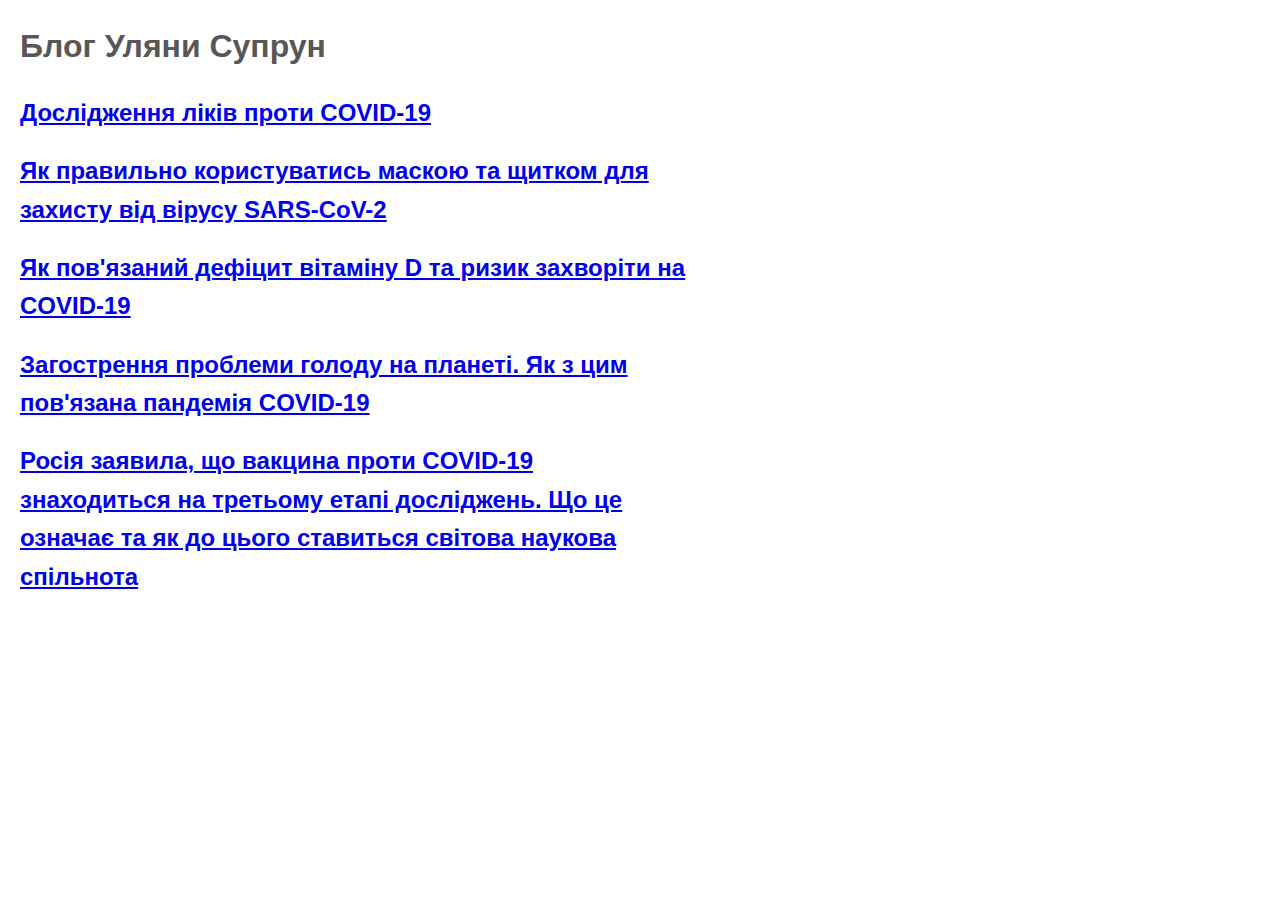
<file: index.html>
<!DOCTYPE html>
<html lang="en">
<head>
    <meta charset="UTF-8">
    <meta name="viewport" content="width=device-width, initial-scale=1.0">
    <link rel="stylesheet" href="style.css">
    <title>Index</title>
    
</head>
<body>
    <h1>Блог Уляни Супрун</h1>
    <h2><a href="task-5.1.html">Дослідження ліків проти COVID-19</a></h2>
    <h2><a href="task-5.2.html">Як правильно користуватись маскою та щитком для захисту від вірусу SARS-CoV-2</a></h2>
    <h2><a href="task-5.3.html">Як пов'язаний дефіцит вітаміну D та ризик захворіти на COVID-19</a></h2>
    <h2><a href="task-5.4.html">Загострення проблеми голоду на планеті. Як з цим пов'язана пандемія COVID-19</a></h2>
    <h2><a href="task-5.5.html">Росія заявила, що вакцина проти COVID-19 знаходиться на третьому етапі досліджень. Що це означає та як до цього ставиться світова наукова спільнота</a></h2>
</body>
</html>
</file>
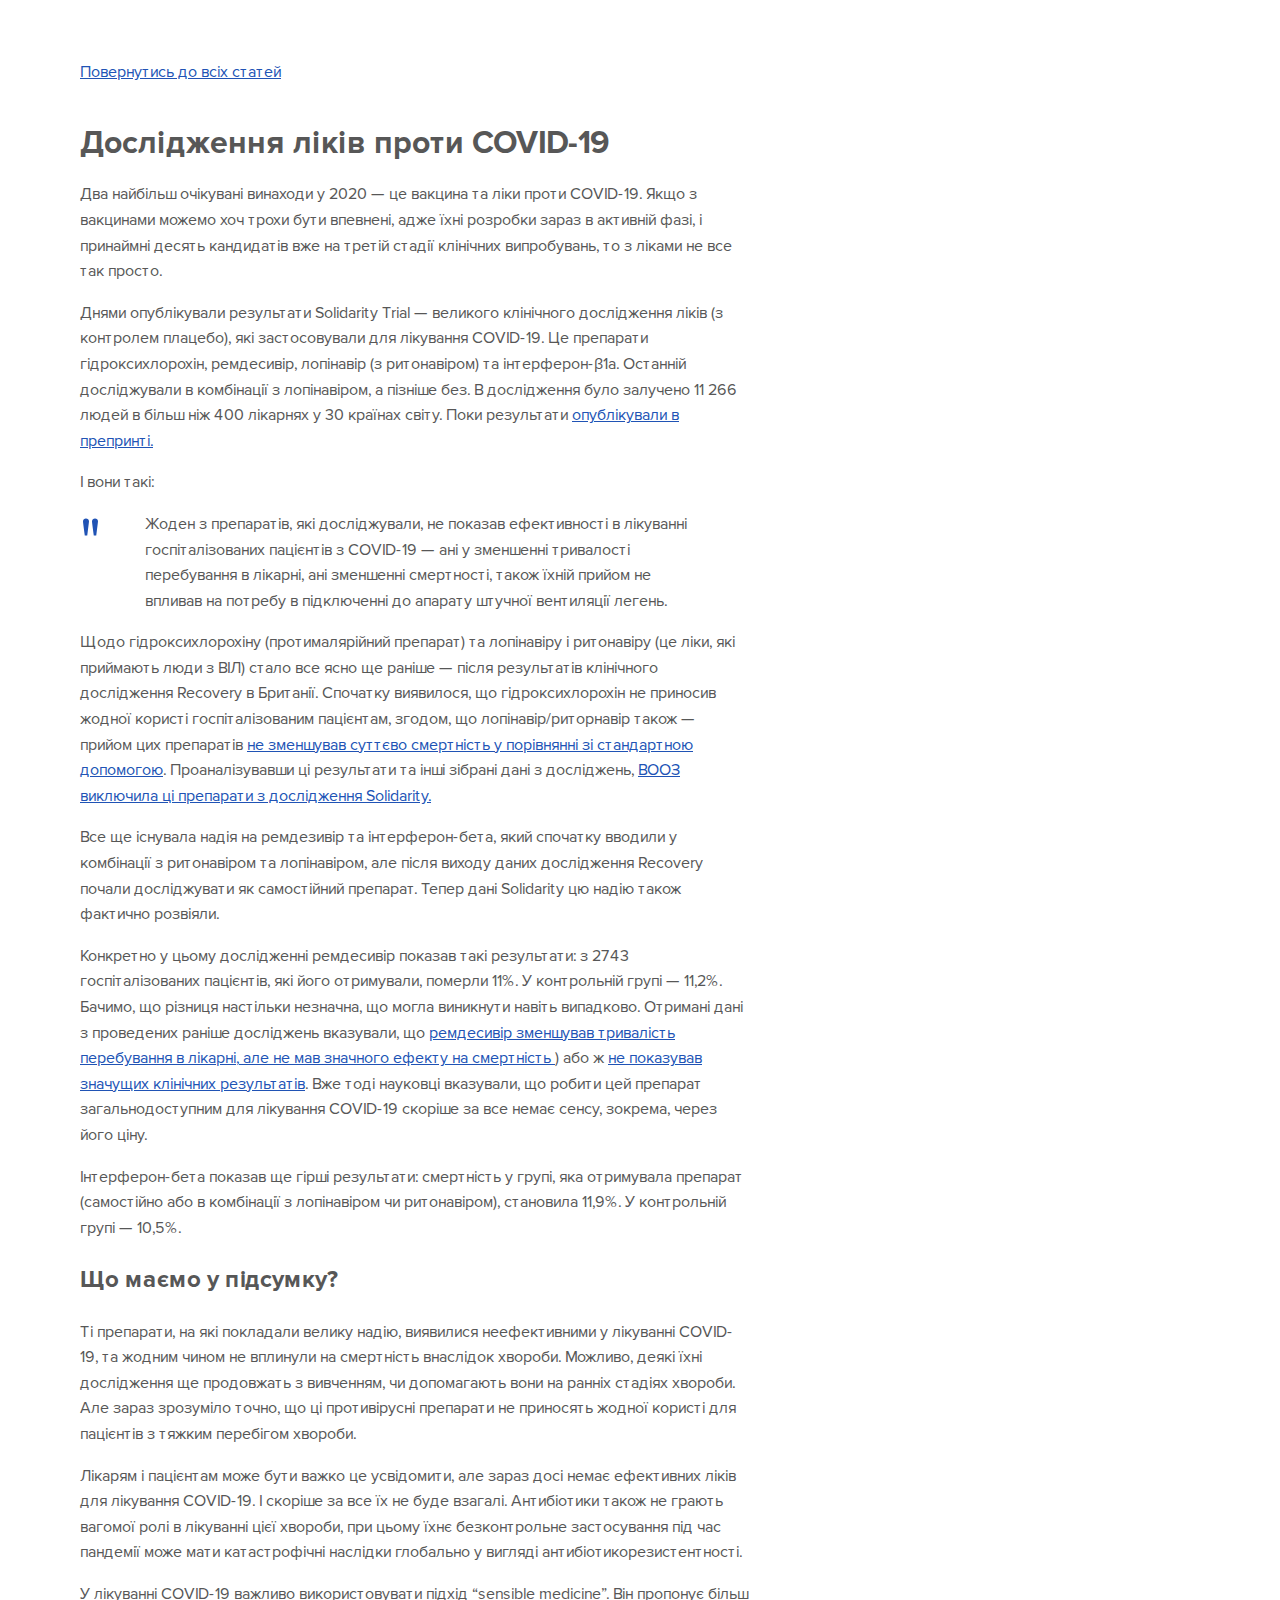
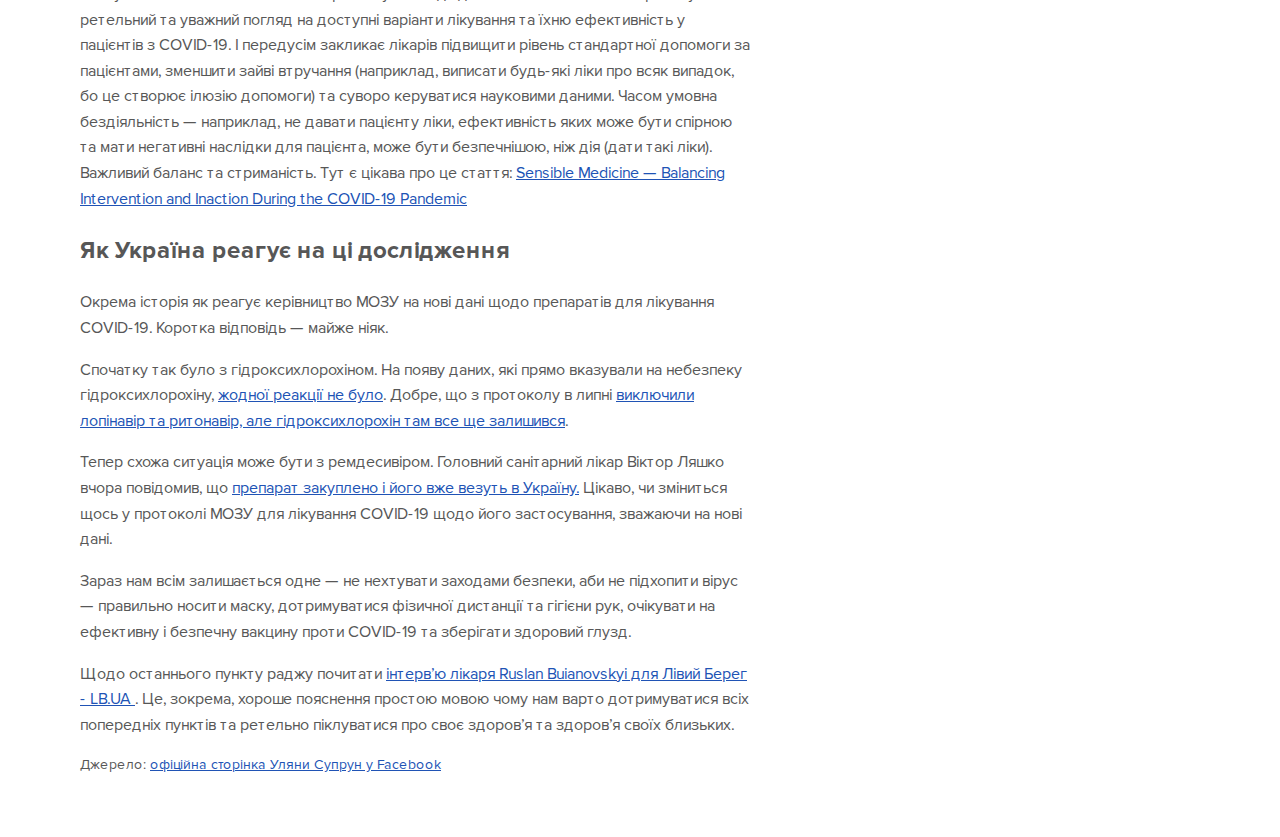
<file: task-5.1.html>
<!DOCTYPE html>
<html lang="en">
<head>
    <meta charset="UTF-8">
    <meta name="viewport" content="width=device-width, initial-scale=1.0">
    <link rel="stylesheet" href="fonts-proxima.css">
    <style>
        
        body {
            margin: 20px;
            /* font-family: futura-pt, sans-serif; */
            font-family: 'Proxima Nova';
            font-style: normal;
            max-width: 670px;
            line-height: 1.6;
            font-weight: 400;
            color: #575757;
        }

        blockquote {
            margin-left: 36px;
            margin-right: 0;
        }

        blockquote::before {
            content: "\"";
            display: block;
            position: absolute;
            font-size: 4rem;
            line-height: 100%;
            margin-left: -36px;
            margin-top: -2px;
            color: #2053b5;
        }

        a {
            color: #2053b5;
        }

        h1 {
            font-size: 2rem;
            margin-top: 2.25rem;
            margin-bottom: 0.75rem;
            line-height: 1.4;
        }

        address {
            font-size: 0.875rem;
            font-style: normal;
        }

        @media screen and (min-width: 600px) {
            body {
                margin: 60px 80px;
            }
            blockquote {
                margin-left: 65px;
                margin-right: 40px;
            }
            blockquote::before {
                margin-left: -65px;
            }
        }
    </style>
    <title>Дослідження ліків проти COVID-19</title>
</head>
<body>
    <a href="index.html" rel="prev">Повернутись до всіх статей</a>
    <article>
        <h1>Дослідження ліків проти COVID-19</h1>

        <p>Два найбільш очікувані винаходи у 2020 — це вакцина та ліки проти COVID-19. Якщо з вакцинами можемо хоч трохи бути впевнені, адже їхні розробки зараз в активній фазі, і принаймні десять кандидатів вже на третій стадії клінічних випробувань, то з ліками не все так просто.</p>
    
        <p>Днями опублікували результати Solidarity Trial — великого клінічного дослідження ліків (з контролем плацебо), які застосовували для лікування COVID-19. Це препарати гідроксихлорохін, ремдесивір, лопінавір (з ритонавіром) та інтерферон-β1a. Останній досліджували в комбінації з лопінавіром, а пізніше без. В дослідження було залучено 11 266 людей в більш ніж 400 лікарнях у 30 країнах світу. Поки результати <a href="https://bit.ly/37mFZy6" title="Repurposed antiviral drugs for COVID-19; interim WHO SOLIDARITY trial results" rel="external">опублікували в препринті.</a></p>
    
        <p>І вони такі: <blockquote> Жоден з препаратів, які досліджували, не показав ефективності в лікуванні госпіталізованих пацієнтів з COVID-19 — ані у зменшенні тривалості перебування в лікарні, ані зменшенні смертності, також їхній прийом не впливав на потребу в підключенні до апарату штучної вентиляції легень.</blockquote></p>

        <p>Щодо гідроксихлорохіну (протималярійний препарат) та лопінавіру і ритонавіру (це ліки, які приймають люди з ВІЛ) стало все ясно ще раніше — після результатів клінічного дослідження Recovery в Британії. Спочатку виявилося, що гідроксихлорохін не приносив жодної користі госпіталізованим пацієнтам, згодом, що лопінавір/риторнавір також — прийом цих препаратів <a href="https://bit.ly/37mO5H0" title="One U.K. trial is transforming COVID-19 treatment. Why haven’t others delivered more results?">не зменшував суттєво смертність у порівнянні зі стандартною допомогою</a>. Проаналізувавши ці результати та інші зібрані дані з досліджень, <a href="https://bit.ly/3dD0Cal" title="WHO discontinues hydroxychloroquine and lopinavir/ritonavir treatment arms for COVID-19">ВООЗ виключила ці препарати з дослідження Solidarity.</a></p>

        <p>Все ще існувала надія на ремдезивір та інтерферон-бета, який спочатку вводили у комбінації з ритонавіром та лопінавіром, але після виходу даних дослідження Recovery почали досліджувати як самостійний препарат. Тепер дані Solidarity цю надію також фактично розвіяли.</p>

        <p>Конкретно у цьому дослідженні ремдесивір показав такі результати: з 2743 госпіталізованих пацієнтів, які його отримували, померли 11%. У контрольній групі — 11,2%. Бачимо, що різниця настільки незначна, що могла виникнути навіть випадково. Отримані дані з проведених раніше досліджень вказували, що <a href="https://bit.ly/37j1PCn" title="Remdesivir for the Treatment of Covid-19 — Final Report">ремдесивір зменшував тривалість перебування в лікарні, але не мав значного ефекту на смертність </a>) або ж <a href="https://bit.ly/3jd45gI" title="Effect of Remdesivir vs Standard Care on Clinical Status at 11 Days in Patients With Moderate COVID-19. A Randomized Clinical Trial">не показував значущих клінічних результатів</a>. Вже тоді науковці вказували, що робити цей препарат загальнодоступним для лікування COVID-19 скоріше за все немає сенсу, зокрема, через його ціну.</p>

        <p>Інтерферон-бета показав ще гірші результати: смертність у групі, яка отримувала препарат (самостійно або в комбінації з лопінавіром чи ритонавіром), становила 11,9%. У контрольній групі — 10,5%.</p>
        
        <h2>Що маємо у підсумку?</h2>
        <p>  Ті препарати, на які покладали велику надію, виявилися неефективними у лікуванні COVID-19, та жодним чином не вплинули на смертність внаслідок хвороби. Можливо, деякі їхні дослідження ще продовжать з вивченням, чи допомагають вони на ранніх стадіях хвороби. Але зараз зрозуміло точно, що ці противірусні препарати не приносять жодної користі для пацієнтів з тяжким перебігом хвороби.</p>

        <p>Лікарям і пацієнтам може бути важко це усвідомити, але зараз досі немає ефективних ліків для лікування COVID-19. І скоріше за все їх не буде взагалі. Антибіотики також не грають вагомої ролі в лікуванні цієї хвороби, при цьому їхнє безконтрольне застосування під час пандемії може мати катастрофічні наслідки глобально у вигляді антибіотикорезистентності.</p>

        <p>У лікуванні COVID-19 важливо використовувати підхід “sensible medicinе”. Він пропонує більш ретельний та уважний погляд на доступні варіанти лікування та їхню ефективність у пацієнтів з COVID-19. І передусім закликає лікарів підвищити рівень стандартної допомоги за пацієнтами, зменшити зайві втручання (наприклад, виписати будь-які ліки про всяк випадок, бо це створює ілюзію допомоги) та суворо керуватися науковими даними. Часом умовна бездіяльність — наприклад, не давати пацієнту ліки, ефективність яких може бути спірною та мати негативні наслідки для пацієнта, може бути безпечнішою, ніж дія (дати такі ліки). Важливий баланс та стриманість. Тут є цікава про це стаття: <a href="https://bit.ly/2FHZ6ar">Sensible Medicine — Balancing Intervention and Inaction During the COVID-19 Pandemic</a></p>

        <h2>Як Україна реагує на ці дослідження</h2>
        <p>Окрема історія як реагує керівництво МОЗУ на нові дані щодо препаратів для лікування COVID-19. Коротка відповідь — майже ніяк.</p>

        <p>Спочатку так було з гідроксихлорохіном. На появу даних, які прямо вказували на небезпеку гідроксихлорохіну, <a href="https://bit.ly/3fSdJnA" title="Публікація у Facebook Уляни Супрун про неефективність гідроксихлорохіну та хлорохіну">жодної реакції не було</a>. Добре, що з протоколу в липні <a href="https://bit.ly/3m2emOG" title="Протокол Надання медичної допомоги для лікування коронавірусної хвороби (COVID-19)">виключили лопінавір та ритонавір, але гідроксихлорохін там все ще залишився</a>.</p>

        <p>Тепер схожа ситуація може бути з ремдесивіром. Головний санітарний лікар Віктор Ляшко вчора повідомив, що <a href="https://bit.ly/3jcLkKr" title="Препарат «Ремдесивір» закуплений і транспортується до України – Ляшко"> препарат закуплено і його вже везуть в Україну.</a> Цікаво, чи зміниться щось у протоколі МОЗУ для лікування COVID-19 щодо його застосування, зважаючи на нові дані.</p>

        <p>Зараз нам всім залишається одне — не нехтувати заходами безпеки, аби не підхопити вірус — правильно носити маску, дотримуватися фізичної дистанції та гігієни рук, очікувати на ефективну і безпечну вакцину проти COVID-19 та зберігати здоровий глузд.</p>

        <p>Щодо останнього пункту раджу почитати <a href="https://bit.ly/37mzgEm">інтерв’ю лікаря Ruslan Buianovskyi для Лівий Берег - LB.UA </a>. Це, зокрема, хороше пояснення простою мовою чому нам варто дотримуватися всіх попередніх пунктів та ретельно піклуватися про своє здоров’я та здоров’я своїх близьких.</p>

        <address>Джерело: <a href="https://www.facebook.com/ulanasuprun/posts/2784180451866504" title="Уляна Супрун" rel="author" target="_blank">офіційна сторінка Уляни Супрун у Facebook</a></address>
</article>
</body>
</html>
</file>
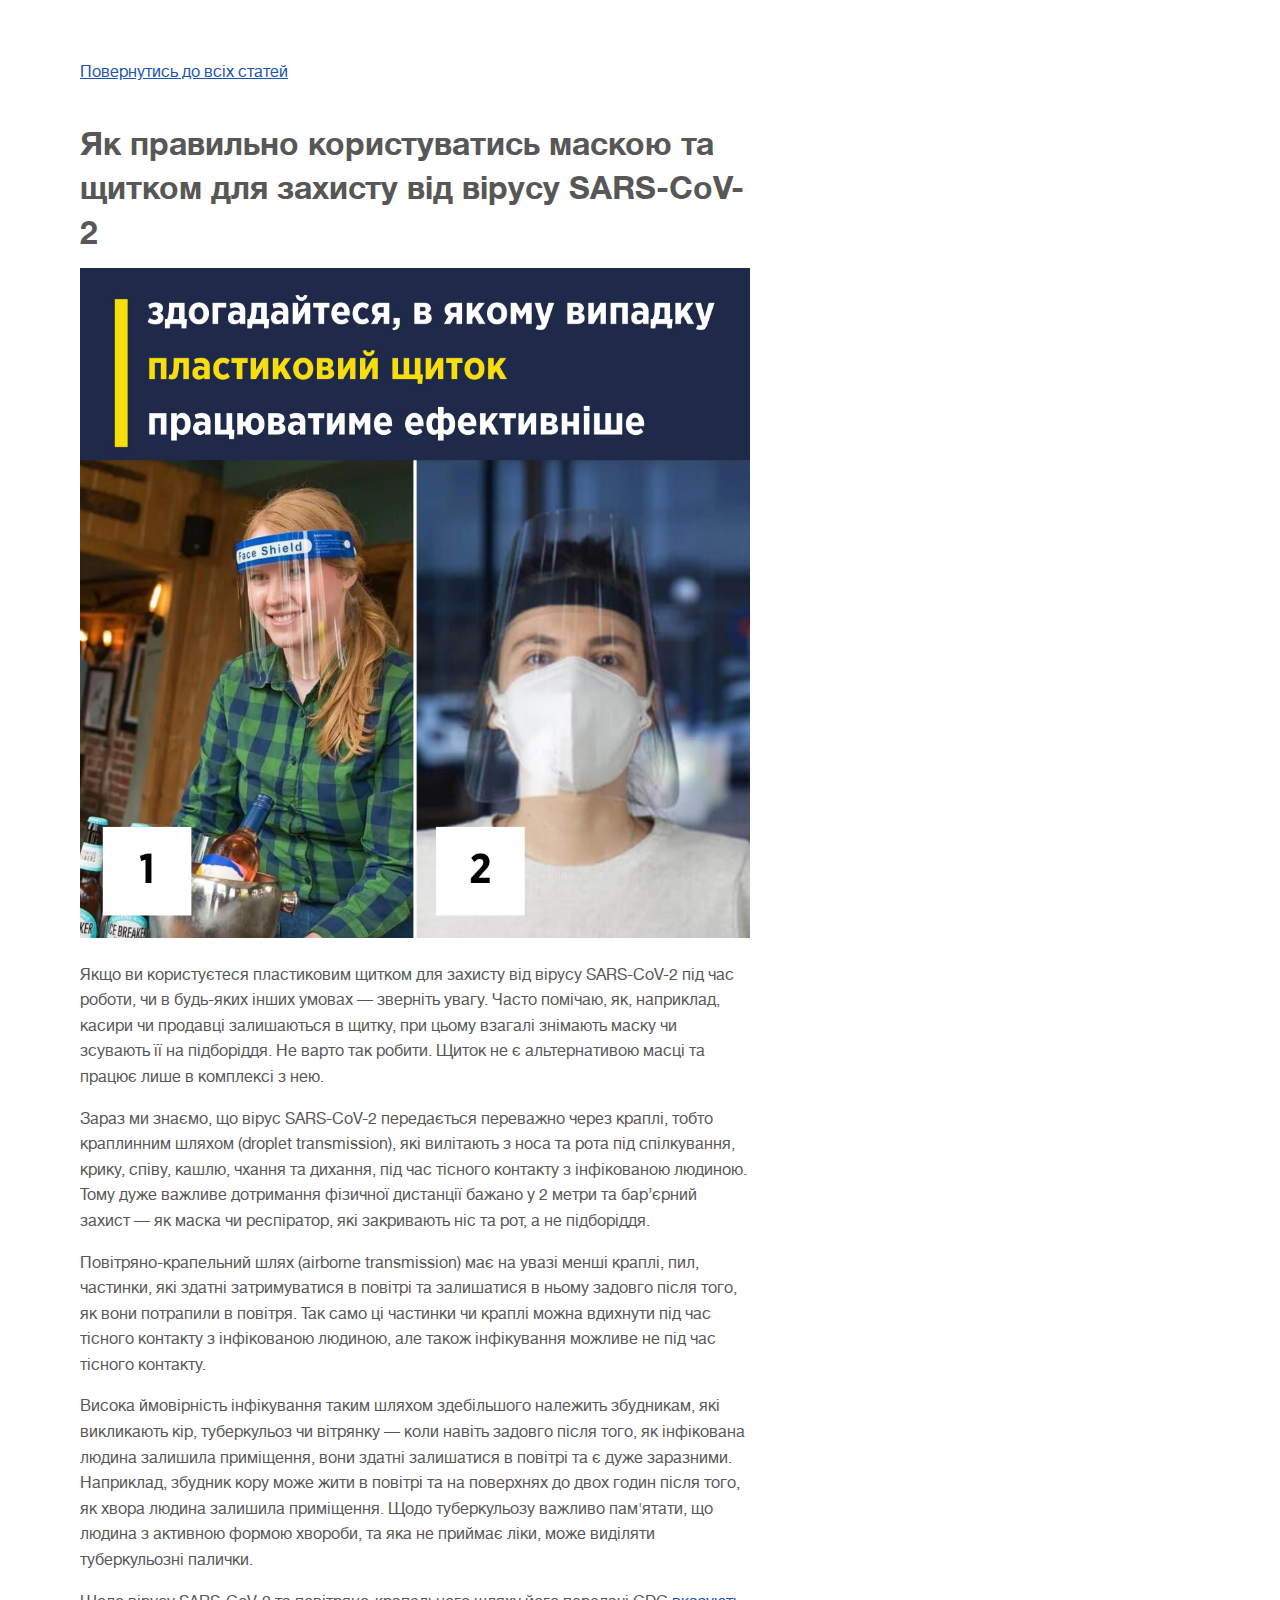
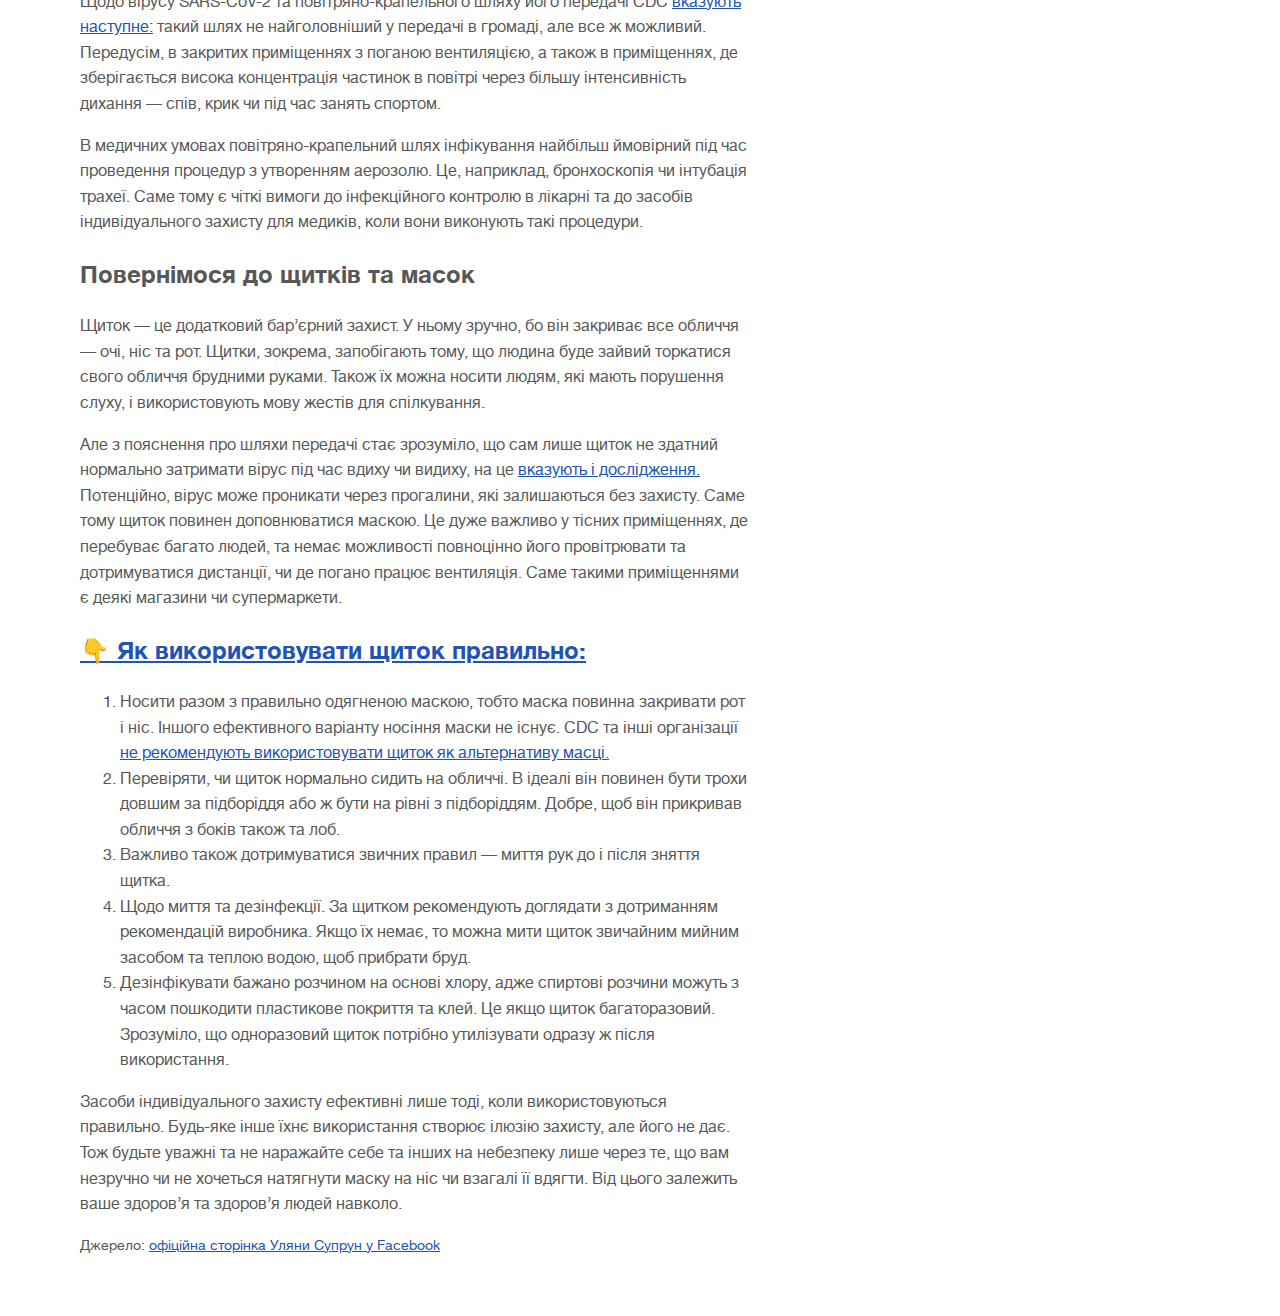
<file: task-5.2.html>
<!DOCTYPE html>
<html lang="en">
<head>
    <meta charset="UTF-8">
    <meta name="viewport" content="width=device-width, initial-scale=1.0">
    <link rel="stylesheet" href="fonts-helvetica-neue-cyr.css">
    <style>
        body {
            margin: 20px;
            font-family: 'Helvetica Neue';
            font-style: normal;
            max-width: 670px;
            line-height: 1.6;
            font-weight: 400;
            color: #575757;
        }

        blockquote {
            margin-left: 36px;
            margin-right: 0;
        }

        blockquote::before {
            content: "\"";
            display: block;
            position: absolute;
            font-size: 4rem;
            line-height: 100%;
            margin-left: -36px;
            margin-top: -2px;
            color: #2053b5;
        }

        a {
            color: #2053b5;
        }

        h1 {
            font-size: 2rem;
            margin-top: 2.25rem;
            margin-bottom: 0.75rem;
            line-height: 1.4;
        }

        address {
            font-size: 0.875rem;
            font-style: normal;
        }

        img {
            max-width: 100%;
        }

        @media screen and (min-width: 600px) {
            body {
                margin: 60px 80px;
            }
            blockquote {
                margin-left: 65px;
                margin-right: 40px;
            }
            blockquote::before {
                margin-left: -65px;
            }
        }
    </style>
    <title>Як правильно користуватись маскою та щитком для захисту від вірусу SARS-CoV-2</title>
</head>
<body>
    <a href="index.html" rel="prev">Повернутись до всіх статей</a>
    <article>
        <h1>Як правильно користуватись маскою та щитком для захисту від вірусу SARS-CoV-2</h1>
        <img src="mask.jpg" alt="">
        <p>
            Якщо ви користуєтеся пластиковим щитком для захисту від вірусу SARS-CoV-2 під час роботи, чи в будь-яких інших умовах — зверніть увагу. Часто помічаю, як, наприклад, касири чи продавці залишаються в щитку, при цьому взагалі знімають маску чи зсувають її на підборіддя. Не варто так робити. Щиток не є альтернативою масці та працює лише в комплексі з нею.
        </p>
        
        <p>
            Зараз ми знаємо, що вірус SARS-CoV-2 передається переважно через краплі, тобто краплинним шляхом (droplet transmission), які вилітають з носа та рота під спілкування, крику, співу, кашлю, чхання та дихання, під час тісного контакту з інфікованою людиною. Тому дуже важливе дотримання фізичної дистанції бажано у 2 метри та бар’єрний захист — як маска чи респіратор, які закривають ніс та рот, а не підборіддя.
        </p>

        <p>
            Повітряно-крапельний шлях (airborne transmission) має на увазі менші краплі, пил, частинки, які здатні затримуватися в повітрі та залишатися в ньому задовго після того, як вони потрапили в повітря. Так само ці частинки чи краплі можна вдихнути під час тісного контакту з інфікованою людиною, але також інфікування можливе не під час тісного контакту.
        </p>
        
        <p>
            Висока ймовірність інфікування таким шляхом здебільшого належить збудникам, які викликають кір, туберкульоз чи вітрянку — коли навіть задовго після того, як інфікована людина залишила приміщення, вони здатні залишатися в повітрі та є дуже заразними. Наприклад, збудник кору може жити в повітрі та на поверхнях до двох годин після того, як хвора людина залишила приміщення. Щодо туберкульозу важливо пам'ятати, що людина з активною формою хвороби, та яка не приймає ліки, може виділяти туберкульозні палички. 
        </p>

        <p>
            Щодо вірусу SARS-CoV-2 та повітряно-крапельного шляху його передачі CDC <a href="https://www.cdc.gov/coronavirus/2019-ncov/more/scientific-brief-sars-cov-2.html" title="Scientific Brief: SARS-CoV-2 and Potential Airborne Transmission">вказують наступне:</a> такий шлях не найголовніший у передачі в громаді, але все ж можливий. Передусім, в закритих приміщеннях з поганою вентиляцією, а також в приміщеннях, де зберігається висока концентрація частинок в повітрі через більшу інтенсивність дихання — спів, крик чи під час занять спортом.
        </p>

        <p>
            В медичних умовах повітряно-крапельний шлях інфікування найбільш ймовірний під час проведення процедур з утворенням аерозолю. Це, наприклад, бронхоскопія чи інтубація трахеї. Саме тому є чіткі вимоги до інфекційного контролю в лікарні та до засобів індивідуального захисту для медиків, коли вони виконують такі процедури. 
        </p>

        <h2>Повернімося до щитків та масок</h2>
        <p>
            Щиток — це додатковий бар’єрний захист. У ньому зручно, бо він закриває все обличчя — очі, ніс та рот. Щитки, зокрема, запобігають тому, що людина буде зайвий торкатися свого обличчя брудними руками. Також їх можна носити людям, які мають порушення слуху, і використовують мову жестів для спілкування.
        </p>
        
        <p>
            Але з пояснення про шляхи передачі стає зрозуміло, що сам лише щиток не здатний нормально затримати вірус під час вдиху чи видиху, на це <a href="https://aip.scitation.org/doi/pdf/10.1063/5.0022968" title="Visualizing droplet dispersal for face shieldsand masks with exhalation valves">вказують і дослідження.</a> Потенційно, вірус може проникати через прогалини, які залишаються без захисту. Саме тому щиток повинен доповнюватися маскою. Це дуже важливо у тісних приміщеннях, де перебуває багато людей, та немає можливості повноцінно його провітрювати та дотримуватися дистанції, чи де погано працює вентиляція. Саме такими приміщеннями є деякі магазини чи супермаркети.
        </p>

        <h2><a href="https://www.cdc.gov/coronavirus/2019-ncov/hcp/non-us-settings/emergency-considerations-ppe.html" title="Operational Considerations for Personal Protective Equipment in the Context of Global Supply Shortages for Coronavirus Disease 2019 (COVID-19) Pandemic: non-US Healthcare Settings" rel="external">👇 Як використовувати щиток правильно:</a> </h2>
        <ol>
            <li>Носити разом з правильно одягненою маскою, тобто маска повинна закривати рот і ніс. Іншого ефективного варіанту носіння маски не існує. CDC та інші організації <a href="https://www.cdc.gov/coronavirus/2019-ncov/prevent-getting-sick/cloth-face-cover-guidance.html#face-shields" title="Face Shields">не рекомендують використовувати щиток як альтернативу масці.</a></li>
            <li>Перевіряти, чи щиток нормально сидить на обличчі. В ідеалі він повинен бути трохи довшим за підборіддя або ж бути на рівні з підборіддям. Добре, щоб він прикривав обличчя з боків також та лоб.</li>
            <li>Важливо також дотримуватися звичних правил — миття рук до і після зняття щитка.</li>
            <li>Щодо миття та дезінфекції. За щитком рекомендують доглядати з дотриманням рекомендацій виробника. Якщо їх немає, то можна мити щиток звичайним мийним засобом та теплою водою, щоб прибрати бруд.</li>
            <li>Дезінфікувати бажано розчином на основі хлору, адже спиртові розчини можуть з часом пошкодити пластикове покриття та клей. Це якщо щиток багаторазовий. Зрозуміло, що одноразовий щиток потрібно утилізувати одразу ж після використання.</li>
        </ol>

        <p>
            Засоби індивідуального захисту ефективні лише тоді, коли використовуються правильно. Будь-яке інше їхнє використання створює ілюзію захисту, але його не дає. Тож будьте уважні та не наражайте себе та інших на небезпеку лише через те, що вам незручно чи не хочеться натягнути маску на ніс чи взагалі її вдягти. Від цього залежить ваше здоров’я та здоров’я людей навколо.
        </p>

        <address>Джерело: <a href="https://www.facebook.com/ulanasuprun/posts/2784180451866504" title="Уляна Супрун" rel="author" target="_blank">офіційна сторінка Уляни Супрун у Facebook</a></address>
</article>
</body>
</html>
</file>
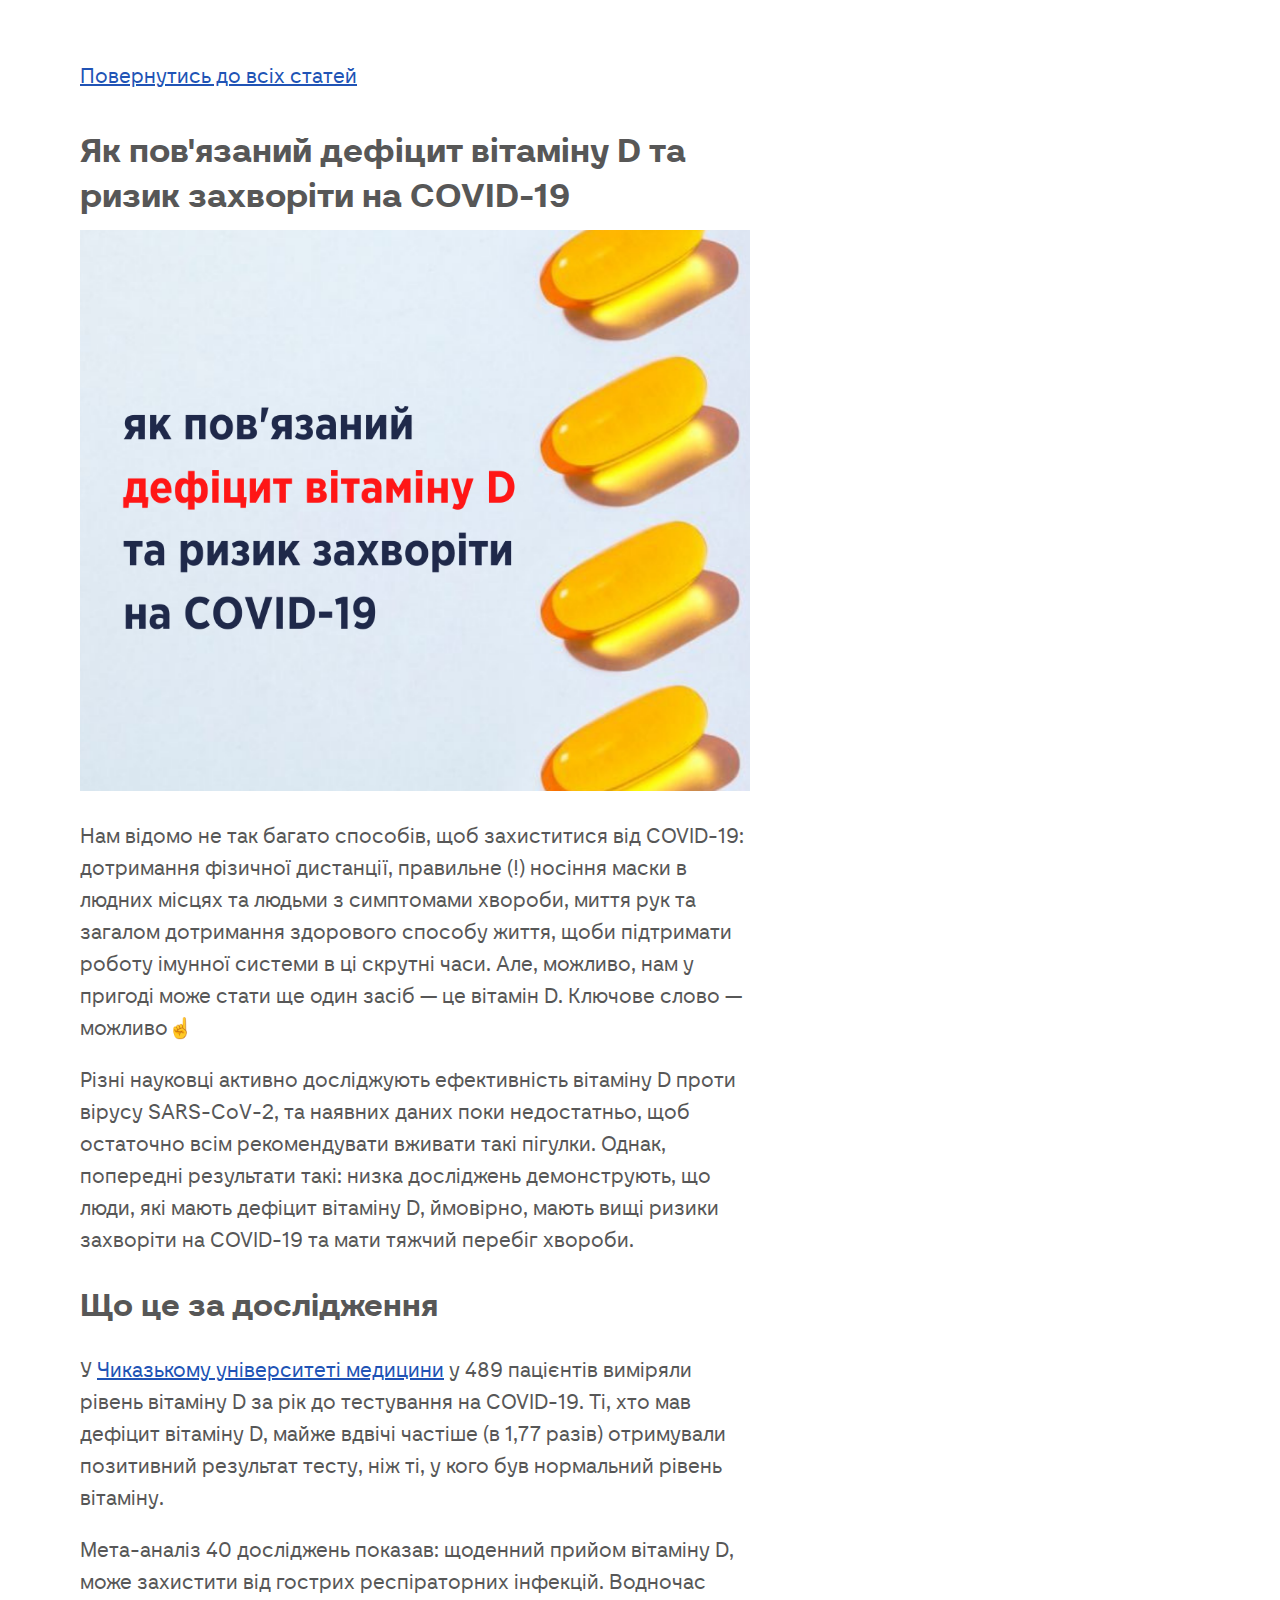
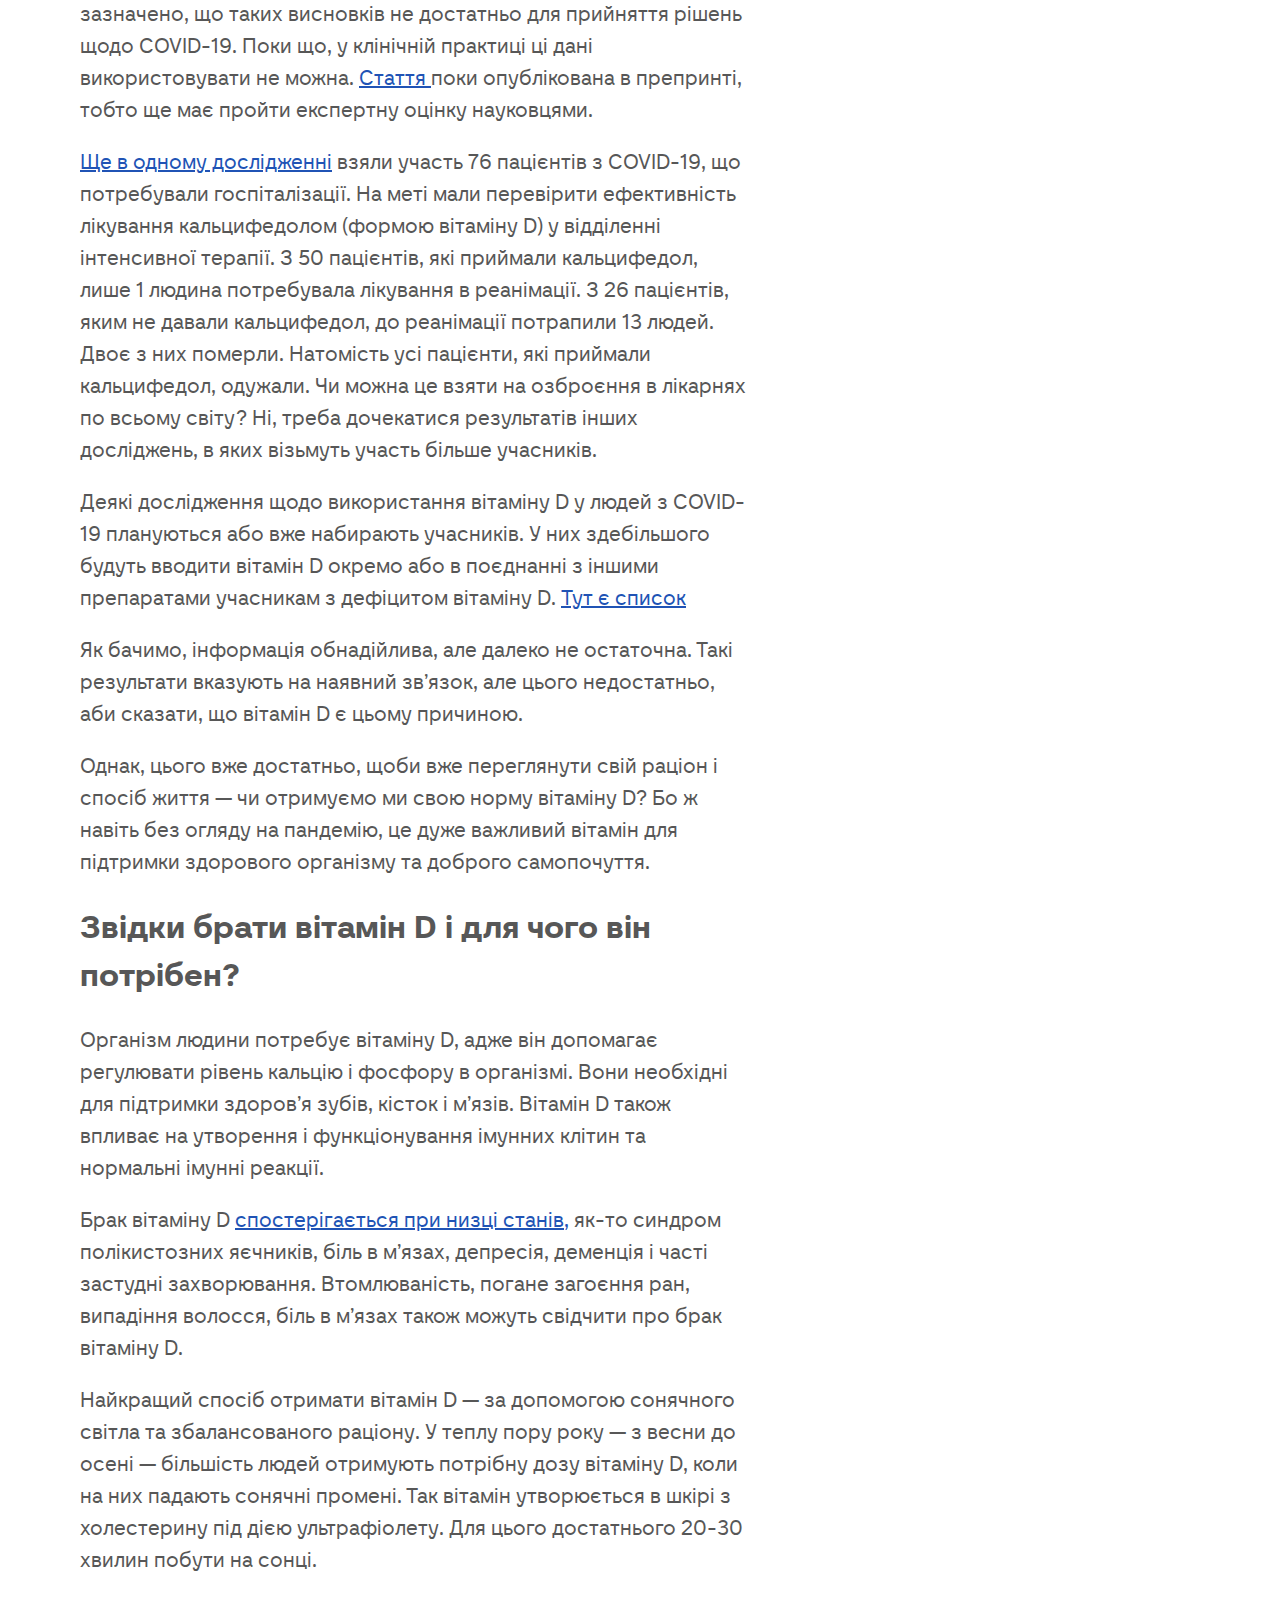
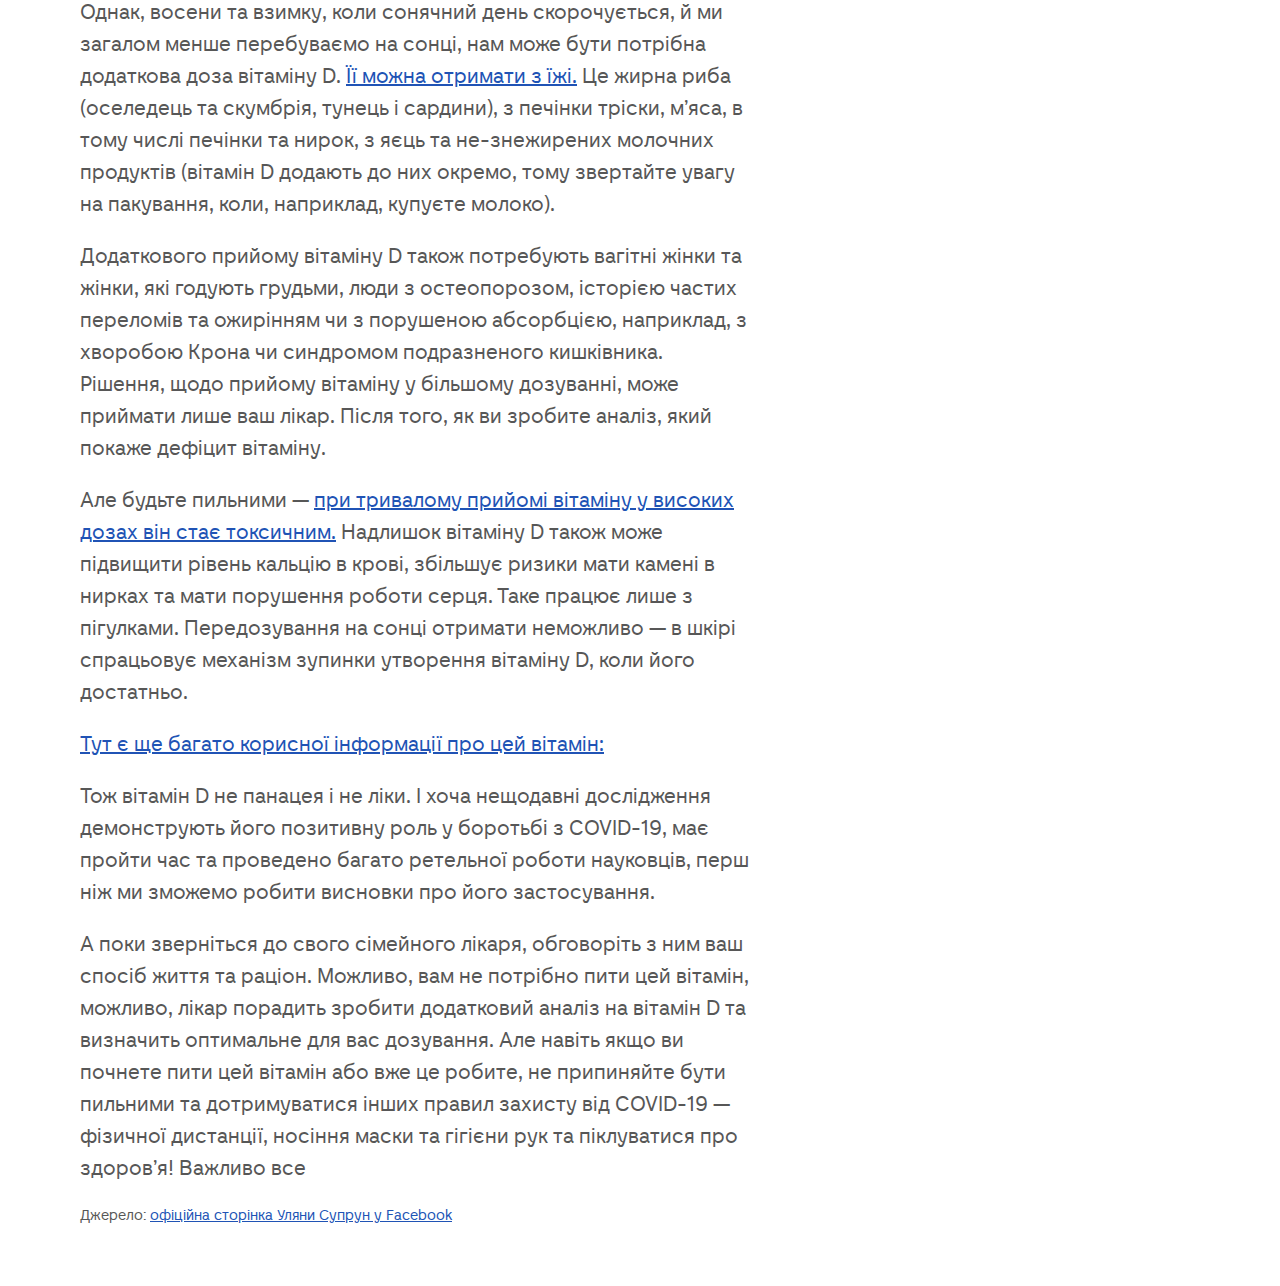
<file: task-5.3.html>
<!DOCTYPE html>
<html lang="en">
<head>
    <meta charset="UTF-8">
    <meta name="viewport" content="width=device-width, initial-scale=1.0">
    <link rel="stylesheet" href="fonts-literal.css">
    <style>
        
        body {
            margin: 20px;
            font-family: 'Literal', sans-serif;
            font-style: normal;
            max-width: 670px;
            line-height: 1.6;
            font-size: 20px;
            font-weight: 400;
            color: #575757;
        }

        a {
            color: #2053b5;
        }

        h1 {
            font-size: 2rem;
            margin-top: 2.25rem;
            margin-bottom: 0.75rem;
            line-height: 1.4;
        }

        address {
            font-size: 0.875rem;
            font-style: normal;
        }

        img {
            max-width: 100%;
        }

        @media screen and (min-width: 600px) {
            body {
                margin: 60px 80px;
            }
            blockquote {
                margin-left: 65px;
                margin-right: 40px;
            }
            blockquote::before {
                margin-left: -65px;
            }
        }
    </style>
    <title>Як пов'язаний дефіцит вітаміну D та ризик захворіти на COVID-19</title>
</head>
<body>
    <a href="index.html" rel="prev">Повернутись до всіх статей</a>
    <article>
        <h1>Як пов'язаний дефіцит вітаміну D та ризик захворіти на COVID-19</h1>
        <img src="vitamin-D.png" alt="">
        <p>
            Нам відомо не так багато способів, щоб захиститися від COVID-19: дотримання фізичної дистанції, правильне (!) носіння маски в людних місцях та людьми з симптомами хвороби, миття рук та загалом дотримання здорового способу життя, щоби підтримати роботу імунної системи в ці скрутні часи. Але, можливо, нам у пригоді може стати ще один засіб — це вітамін D. Ключове слово — можливо☝️
        </p>
        <p>
            Різні науковці активно досліджують ефективність вітаміну D проти вірусу SARS-CoV-2, та наявних даних поки недостатньо, щоб остаточно всім рекомендувати вживати такі пігулки. Однак, попередні результати такі: низка досліджень демонструють, що люди, які мають дефіцит вітаміну D, ймовірно, мають вищі ризики захворіти на COVID-19 та мати тяжчий перебіг хвороби. 
        </p>
        <h2>Що це за дослідження</h2>
        <p>
            У <a href="https://jamanetwork.com/journals/jamanetworkopen/fullarticle/2770157" title="Association of Vitamin D Status and Other Clinical Characteristics With COVID-19 Test Results">Чиказькому університеті медицини</a> у 489 пацієнтів виміряли рівень вітаміну D за рік до тестування на COVID-19. Ті, хто мав дефіцит вітаміну D, майже вдвічі частіше (в 1,77 разів) отримували позитивний результат тесту, ніж ті, у кого був нормальний рівень вітаміну.
        </p>
        <p>
            Мета-аналіз 40 досліджень показав: щоденний прийом вітаміну D, може захистити від гострих респіраторних інфекцій. Водночас зазначено, що таких висновків не достатньо для прийняття рішень щодо COVID-19. Поки що, у клінічній практиці ці дані використовувати не можна. <a href="https://www.medrxiv.org/content/10.1101/2020.07.14.20152728v1" title="Vitamin D supplementation to prevent acute respiratory infections: systematic review and meta-analysis of aggregate data from randomised controlled trials" rel="external">Стаття </a> поки опублікована в препринті, тобто ще має пройти експертну оцінку науковцями.
        </p>
        <p>
            <a href="https://www.ncbi.nlm.nih.gov/pmc/articles/PMC7456194/" title="Effect of calcifediol treatment and best available therapy versus best available therapy on intensive care unit admission and mortality among patients hospitalized for COVID-19: A pilot randomized clinical study">Ще в одному дослідженні</a> взяли участь 76 пацієнтів з COVID-19, що потребували госпіталізації. На меті мали перевірити ефективність лікування кальцифедолом (формою вітаміну D) у відділенні інтенсивної терапії. З 50 пацієнтів, які приймали кальцифедол, лише 1 людина потребувала лікування в реанімації. З 26 пацієнтів, яким не давали кальцифедол, до реанімації потрапили 13 людей. Двоє з них померли. Натомість усі пацієнти, які приймали кальцифедол, одужали. Чи можна це взяти на озброєння в лікарнях по всьому світу? Ні, треба дочекатися результатів інших досліджень, в яких візьмуть участь більше учасників.
        </p>
        <p>
            Деякі дослідження щодо використання вітаміну D у людей з COVID-19 плануються або вже набирають учасників. У них здебільшого будуть вводити вітамін D окремо або в поєднанні з іншими препаратами учасникам з дефіцитом вітаміну D. <a href="https://www.covid19treatmentguidelines.nih.gov/adjunctive-therapy/vitamin-d/" title="Vitamin D">Тут є список</a>
        </p>
        <p>
            Як бачимо, інформація обнадійлива, але далеко не остаточна. Такі результати вказують на наявний зв’язок, але цього недостатньо, аби сказати, що вітамін D є цьому причиною.
        </p>
        <p>
            Однак, цього вже достатньо, щоби вже переглянути свій раціон і спосіб життя — чи отримуємо ми свою норму вітаміну D? Бо ж навіть без огляду на пандемію, це дуже важливий вітамін для підтримки здорового організму та доброго самопочуття.
        </p>
        <h2>Звідки брати вітамін D і для чого він потрібен?</h2>
        <p>
            Організм людини потребує вітаміну D, адже він допомагає регулювати рівень кальцію і фосфору в організмі. Вони необхідні для підтримки здоров’я зубів, кісток і м’язів. Вітамін D також впливає на утворення і функціонування імунних клітин та нормальні імунні реакції. 
        </p>
        <p>
            Брак вітаміну D <a href="https://medlineplus.gov/vitaminddeficiency.html#:~:text=Vitamin%20D%20deficiency%20can%20lead,to%20become%20soft%20and%20bend." rel="external" title="Vitamin D Deficiency">спостерігається при низці станів,</a> як-то синдром полікистозних яєчників, біль в м’язах, депресія, деменція і часті застудні захворювання. Втомлюваність, погане загоєння ран, випадіння волосся, біль в м’язах також можуть свідчити про брак вітаміну D.
        </p>
        <p>
            Найкращий спосіб отримати вітамін D — за допомогою сонячного світла та збалансованого раціону.  У теплу пору року — з весни до осені — більшість людей отримують потрібну дозу вітаміну D, коли на них падають сонячні промені. Так вітамін утворюється в шкірі з холестерину під дією ультрафіолету. Для цього достатнього 20-30 хвилин побути на сонці. 
        </p>
        <p>
            Однак, восени та взимку, коли сонячний день скорочується, й ми загалом менше перебуваємо на сонці, нам може бути потрібна додаткова доза вітаміну D. <a href="https://www.nhs.uk/conditions/vitamins-and-minerals/vitamin-d/">Її можна отримати з їжі.</a> Це жирна риба (оселедець та скумбрія, тунець і сардини), з печінки тріски, м’яса, в тому числі печінки та нирок, з яєць та не-знежирених молочних продуктів (вітамін D додають до них окремо, тому звертайте увагу на пакування, коли, наприклад, купуєте молоко).
        </p>
        <p>
            Додаткового прийому вітаміну D також потребують вагітні жінки та жінки, які годують грудьми, люди з остеопорозом, історією частих переломів та ожирінням чи з порушеною абсорбцією, наприклад, з хворобою Крона чи синдромом подразненого кишківника. Рішення, щодо прийому вітаміну у більшому дозуванні, може приймати лише ваш лікар. Після того, як ви зробите аналіз, який покаже дефіцит вітаміну.
        </p>
        <p>
            Але будьте пильними — <a href="https://www.ncbi.nlm.nih.gov/pmc/articles/PMC5241241/" title="Vitamin D Intake and the Risk of Incident Kidney Stones">при тривалому прийомі вітаміну у високих дозах він стає токсичним.</a> Надлишок вітаміну D також може підвищити рівень кальцію в крові, збільшує ризики мати камені в нирках та мати порушення роботи серця. Таке працює лише з пігулками. Передозування на сонці отримати неможливо — в шкірі спрацьовує механізм зупинки утворення вітаміну D, коли його достатньо. 
        </p>
        <p>
            <a href="https://www.facebook.com/ulanasuprun/posts/2344804702470750/" title="Стаття про вітамін D від Уляни Супрун">Тут є ще багато корисної інформації про цей вітамін:</a>
        </p>
        <p>
            Тож вітамін D не панацея і не ліки. І хоча нещодавні дослідження демонструють його позитивну роль у боротьбі з COVID-19, має пройти час та проведено багато ретельної роботи науковців, перш ніж ми зможемо робити висновки про його застосування. 
        </p>
        <p>
            А поки зверніться до свого сімейного лікаря, обговоріть з ним ваш спосіб життя та раціон. Можливо, вам не потрібно пити цей вітамін, можливо, лікар порадить зробити додатковий аналіз на вітамін D та визначить оптимальне для вас дозування. Але навіть якщо ви почнете пити цей вітамін або вже це робите, не припиняйте бути пильними та дотримуватися інших правил захисту від COVID-19 — фізичної дистанції, носіння маски та гігієни рук та піклуватися про здоров’я! Важливо все
        </p>
        <address>Джерело: <a href="https://www.facebook.com/ulanasuprun/posts/2782958651988684" title="Уляна Супрун" rel="author" target="_blank">офіційна сторінка Уляни Супрун у Facebook</a></address>
</article>
</body>
</html>
</file>
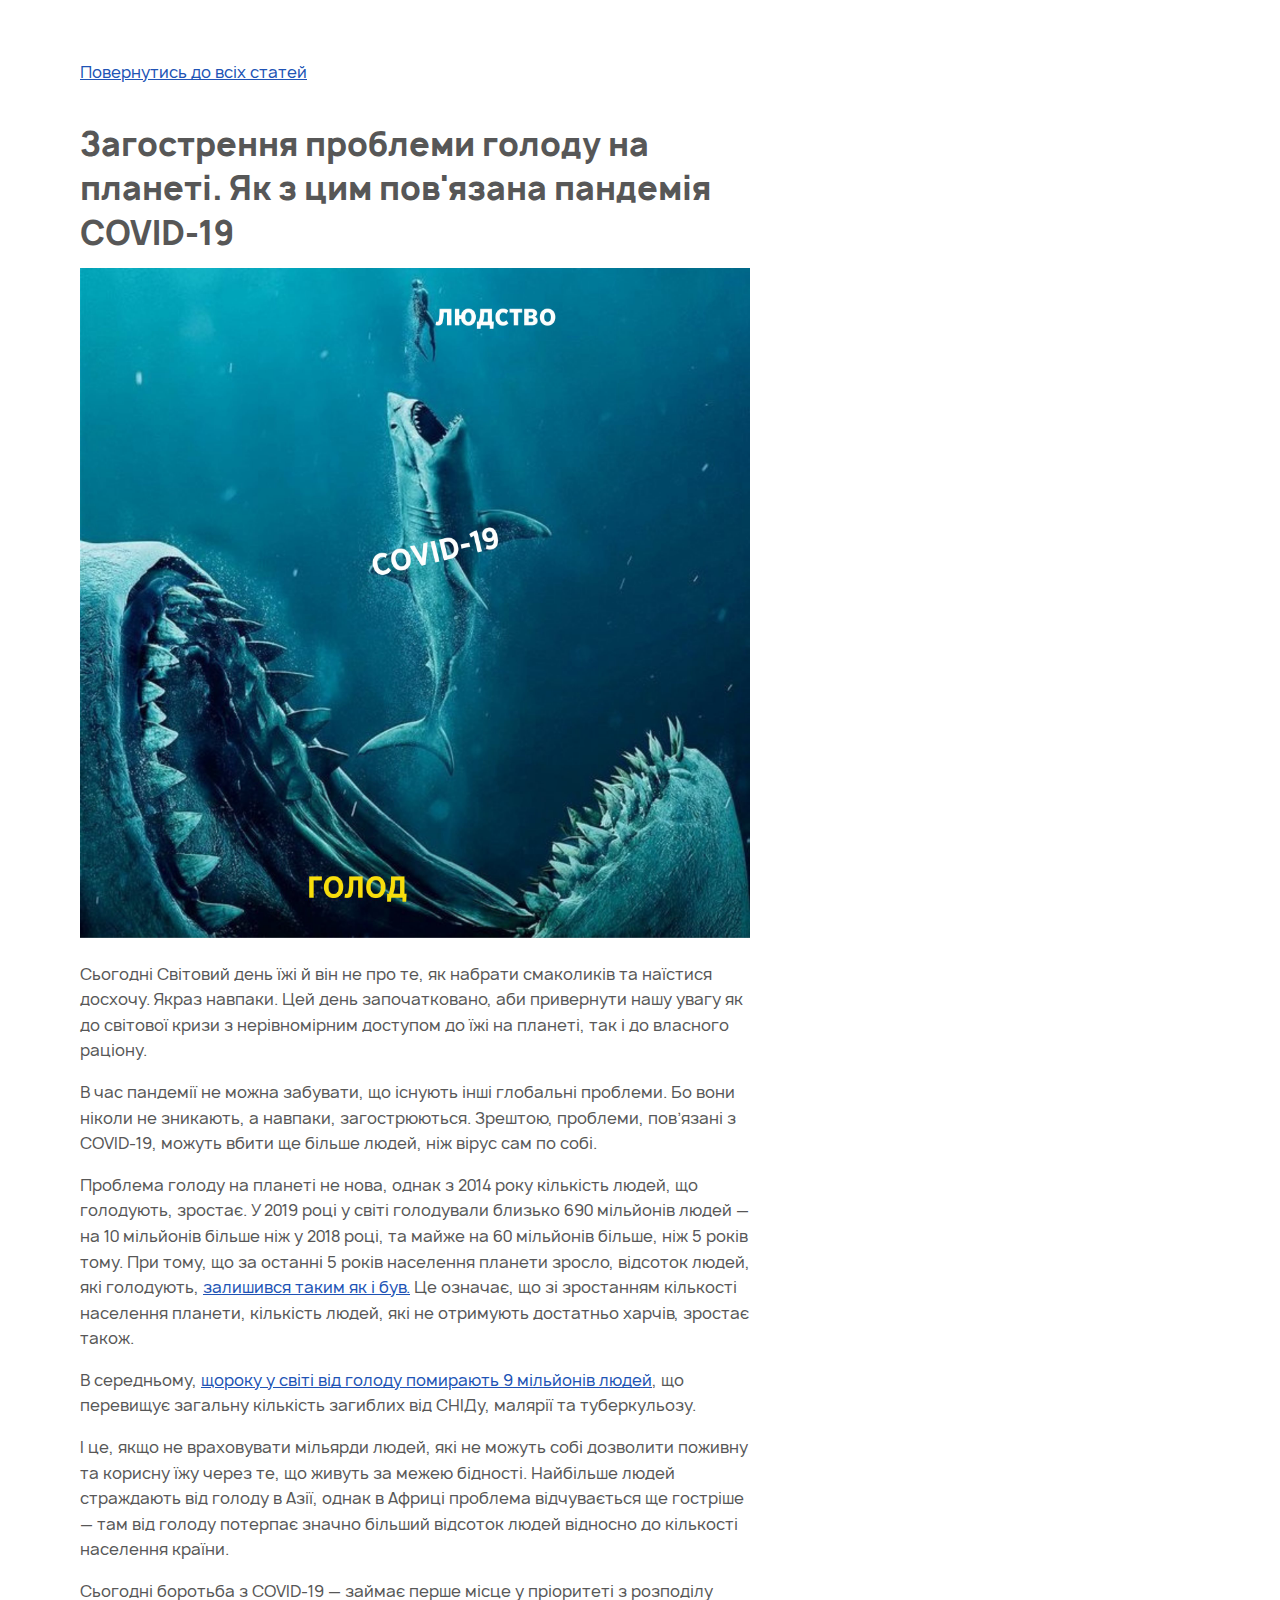
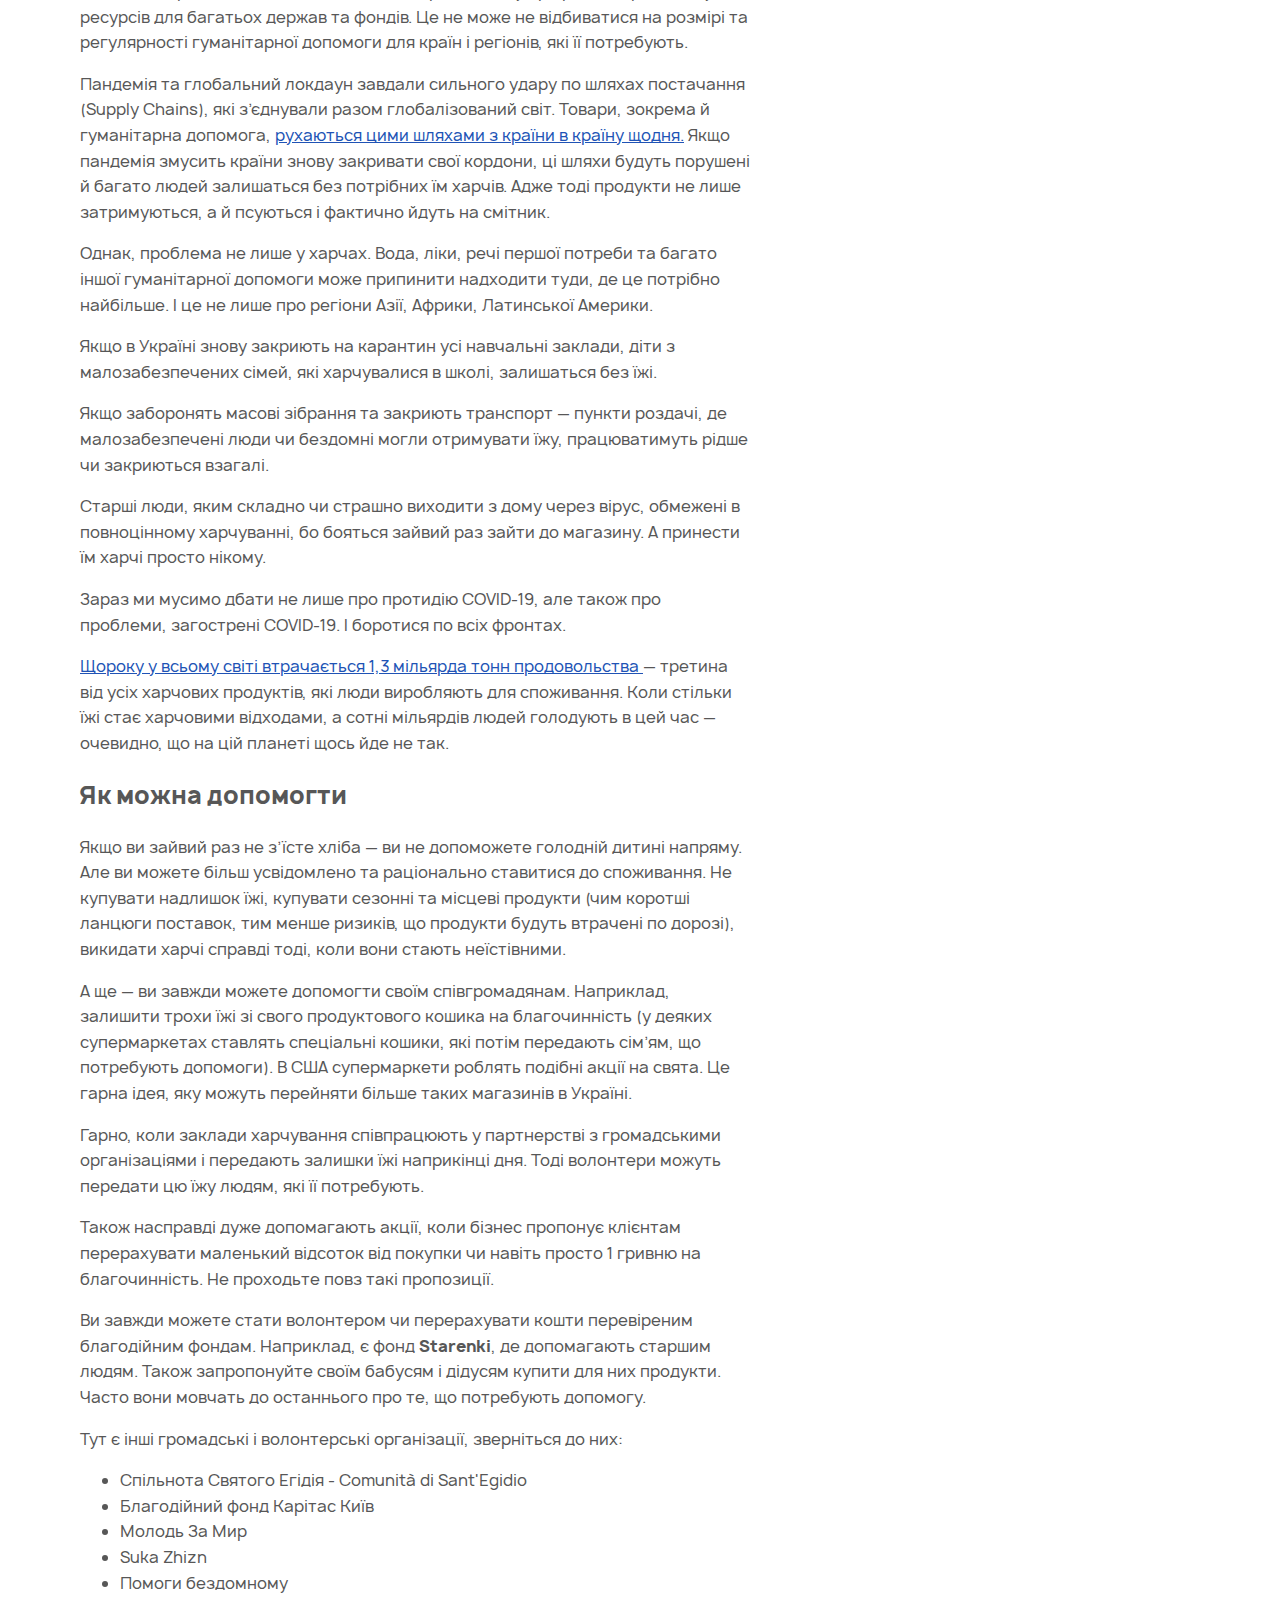
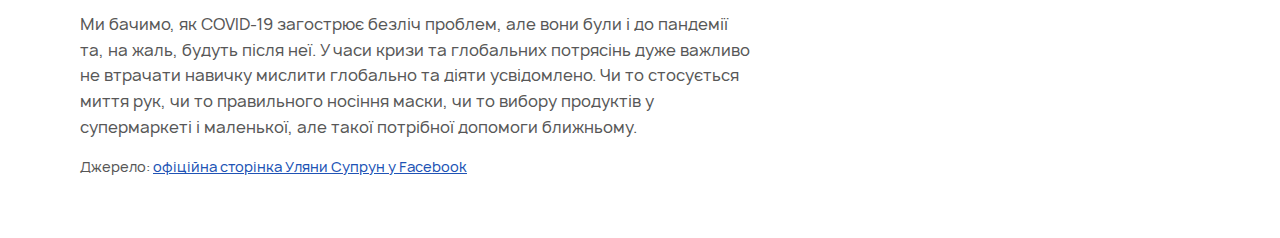
<file: task-5.4.html>
<!DOCTYPE html>
<html lang="en">
<head>
    <meta charset="UTF-8">
    <meta name="viewport" content="width=device-width, initial-scale=1.0">
    <link rel="stylesheet" href="fonts-manrope.css">
    <style>
        
        body {
            margin: 20px;
            /* font-family: futura-pt, sans-serif; */
            font-family: 'Manrope', sans-serif;
            font-style: normal;
            max-width: 670px;
            line-height: 1.6;
            font-weight: 400;
            color: #575757;
        }

        blockquote {
            margin-left: 36px;
            margin-right: 0;
        }

        blockquote::before {
            content: "\"";
            display: block;
            position: absolute;
            font-size: 4rem;
            line-height: 100%;
            margin-left: -36px;
            margin-top: -2px;
            color: #2053b5;
        }

        a {
            color: #2053b5;
        }

        h1 {
            font-size: 2rem;
            margin-top: 2.25rem;
            margin-bottom: 0.75rem;
            line-height: 1.4;
        }

        address {
            font-size: 0.875rem;
            font-style: normal;
        }

        img {
            max-width: 100%;
        }

        @media screen and (min-width: 600px) {
            body {
                margin: 60px 80px;
            }
            blockquote {
                margin-left: 65px;
                margin-right: 40px;
            }
            blockquote::before {
                margin-left: -65px;
            }
        }
    </style>
    <title>Загострення проблеми голоду на планеті. Як з цим пов'язана пандемія COVID-19</title>
</head>
<body>
    <a href="index.html" rel="prev">Повернутись до всіх статей</a>
    <article>
        <h1>Загострення проблеми голоду на планеті. Як з цим пов'язана пандемія COVID-19</h1>
        <img src="hunger.jpg" alt="">
        <p>
            Сьогодні Світовий день їжі й він не про те, як набрати смаколиків та наїстися досхочу. Якраз навпаки. Цей день започатковано, аби привернути нашу увагу як до світової кризи з нерівномірним доступом до їжі на планеті, так і до власного раціону.
        </p>
        <p>
            В час пандемії не можна забувати, що існують інші глобальні проблеми. Бо вони ніколи не зникають, а навпаки, загострюються. Зрештою, проблеми, пов’язані з COVID-19, можуть вбити ще більше людей, ніж вірус сам по собі.
        </p>
        <p>
            Проблема голоду на планеті не нова, однак з 2014 року кількість людей, що голодують, зростає. У 2019 році у світі голодували близько 690 мільйонів людей — на 10 мільйонів більше ніж у 2018 році, та майже на 60 мільйонів більше, ніж 5 років тому. При тому, що за останні 5 років населення планети зросло, відсоток людей, які голодують, <a href="https://www.who.int/news/item/13-07-2020-as-more-go-hungry-and-malnutrition-persists-achieving-zero-hunger-by-2030-in-doubt-un-report-warns" title="As more go hungry and malnutrition persists, achieving Zero Hunger by 2030 in doubt, UN report warns"> залишився таким як і був.</a> Це означає, що зі зростанням кількості населення планети, кількість людей, які не отримують достатньо харчів, зростає також.
        </p>
        <p>
            В середньому, <a href="https://unglobalcompact.org/take-action/20th-anniversary-campaign/covid-related%20hunger-could-kill-more-people-than-the-virus" title="COVID-related hunger could kill more people than the virus"> щороку у світі від голоду помирають 9 мільйонів людей</a>, що перевищує загальну кількість загиблих від СНІДу, малярії та туберкульозу.
        </p>
        <p>
            І це, якщо не враховувати мільярди людей, які не можуть собі дозволити поживну та корисну їжу через те, що живуть за межею бідності. Найбільше людей страждають від голоду в Азії, однак в Африці проблема відчувається ще гостріше — там від голоду потерпає значно більший відсоток людей відносно до кількості населення країни.
        </p>
        <p>
            Сьогодні боротьба з COVID-19 — займає перше місце у пріоритеті з розподілу ресурсів для багатьох держав та фондів. Це не може не відбиватися на розмірі та регулярності гуманітарної допомоги для країн і регіонів, які її потребують.
        </p>
        <p>
            Пандемія та глобальний локдаун завдали сильного удару по шляхах постачання (Supply Chains), які з’єднували разом глобалізований світ. Товари, зокрема й гуманітарна допомога, <a href="https://arcua.org/publikacziui/dostavka-z-kitayu-v-ukrauinu-novi-investiczijni-mozhlivosti.html" title="Доставка з Китаю в Україну: нові інвестиційні можливості">рухаються цими шляхами з країни в країну щодня.</a> Якщо пандемія змусить країни знову закривати свої кордони, ці шляхи будуть порушені й багато людей залишаться без потрібних їм харчів. Адже тоді продукти не лише затримуються, а й псуються і фактично йдуть на смітник.
        </p>
        <p>
            Однак, проблема не лише у харчах. Вода, ліки, речі першої потреби та багато іншої гуманітарної допомоги може припинити надходити туди, де це потрібно найбільше. І це не лише про регіони Азії, Африки, Латинської Америки.
        </p>
        <p>
            Якщо в Україні знову закриють на карантин усі навчальні заклади, діти з малозабезпечених сімей, які харчувалися в школі, залишаться без їжі.
        </p>
        <p>
            Якщо заборонять масові зібрання та закриють транспорт — пункти роздачі, де малозабезпечені люди чи бездомні могли отримувати їжу, працюватимуть рідше чи закриються взагалі.
        </p>
        <p>
            Старші люди, яким складно чи страшно виходити з дому через вірус, обмежені в повноцінному харчуванні, бо бояться зайвий раз зайти до магазину. А принести їм харчі просто нікому.
        </p>
        <p>
            Зараз ми мусимо дбати не лише про протидію COVID-19, але також про проблеми, загострені COVID-19. І боротися по всіх фронтах.
        </p>
        <p>
            <a href="https://en.reset.org/knowledge/global-food-waste-and-its-environmental-impact-09122018#:~:text=An%20estimated%201.3%20billion%20tonnes,FAO)%20of%20the%20United%20Nations" title="Global Food Waste and its Environmental Impact ">Щороку у всьому світі втрачається 1,3 мільярда тонн продовольства </a> — третина від усіх харчових продуктів, які люди виробляють для споживання. Коли стільки їжі стає харчовими відходами, а сотні мільярдів людей голодують в цей час — очевидно, що на цій планеті щось йде не так.
        </p>
        <h2>Як можна допомогти</h2>
        <p>
            Якщо ви зайвий раз не з’їсте хліба — ви не допоможете голодній дитині напряму. Але ви можете більш усвідомлено та раціонально ставитися до споживання. Не купувати надлишок їжі, купувати сезонні та місцеві продукти (чим коротші ланцюги поставок, тим менше ризиків, що продукти будуть втрачені по дорозі), викидати харчі справді тоді, коли вони стають неїстівними.
        </p>
        <p>
            А ще — ви завжди можете допомогти своїм співгромадянам. Наприклад, залишити трохи їжі зі свого продуктового кошика на благочинність (у деяких супермаркетах ставлять спеціальні кошики, які потім передають сім’ям, що потребують допомоги). В США супермаркети роблять подібні акції на свята. Це гарна ідея, яку можуть перейняти більше таких магазинів в Україні.
        </p>
        <p>
            Гарно, коли заклади харчування співпрацюють у партнерстві з громадськими організаціями і передають залишки їжі наприкінці дня. Тоді волонтери можуть передати цю їжу людям, які її потребують.
        </p>
        <p>
            Також насправді дуже допомагають акції, коли бізнес пропонує клієнтам перерахувати маленький відсоток від покупки чи навіть просто 1 гривню на благочинність. Не проходьте повз такі пропозиції.
        </p>
        <p>
            Ви завжди можете стати волонтером чи перерахувати кошти перевіреним благодійним фондам. Наприклад, є фонд <strong>Starenki</strong>, де допомагають старшим людям. Також запропонуйте своїм бабусям і дідусям купити для них продукти. Часто вони мовчать до останнього про те, що потребують допомогу.
        </p>

        <p>
            Тут є інші громадські і волонтерські організації, зверніться до них:
            <ul>
                <li>Спільнота Святого Егідія - Comunità di Sant'Egidio</li>
                <li>Благодійний фонд Карітас Київ</li>
                <li>Молодь За Мир</li>
                <li>Suka Zhizn</li>
                <li>Помоги бездомному</li>
            </ul>
        </p>

        <p>
            Ми бачимо, як COVID-19 загострює безліч проблем, але вони були і до пандемії та, на жаль, будуть після неї. У часи кризи та глобальних потрясінь дуже важливо не втрачати навичку мислити глобально та діяти усвідомлено. Чи то стосується миття рук, чи то правильного носіння маски, чи то вибору продуктів у супермаркеті і маленької, але такої потрібної допомоги ближньому.
        </p>

        <address>Джерело: <a href="https://www.facebook.com/ulanasuprun/posts/2781330172151532" title="Уляна Супрун" rel="author" target="_blank">офіційна сторінка Уляни Супрун у Facebook</a></address>
</article>
</body>
</html>
</file>
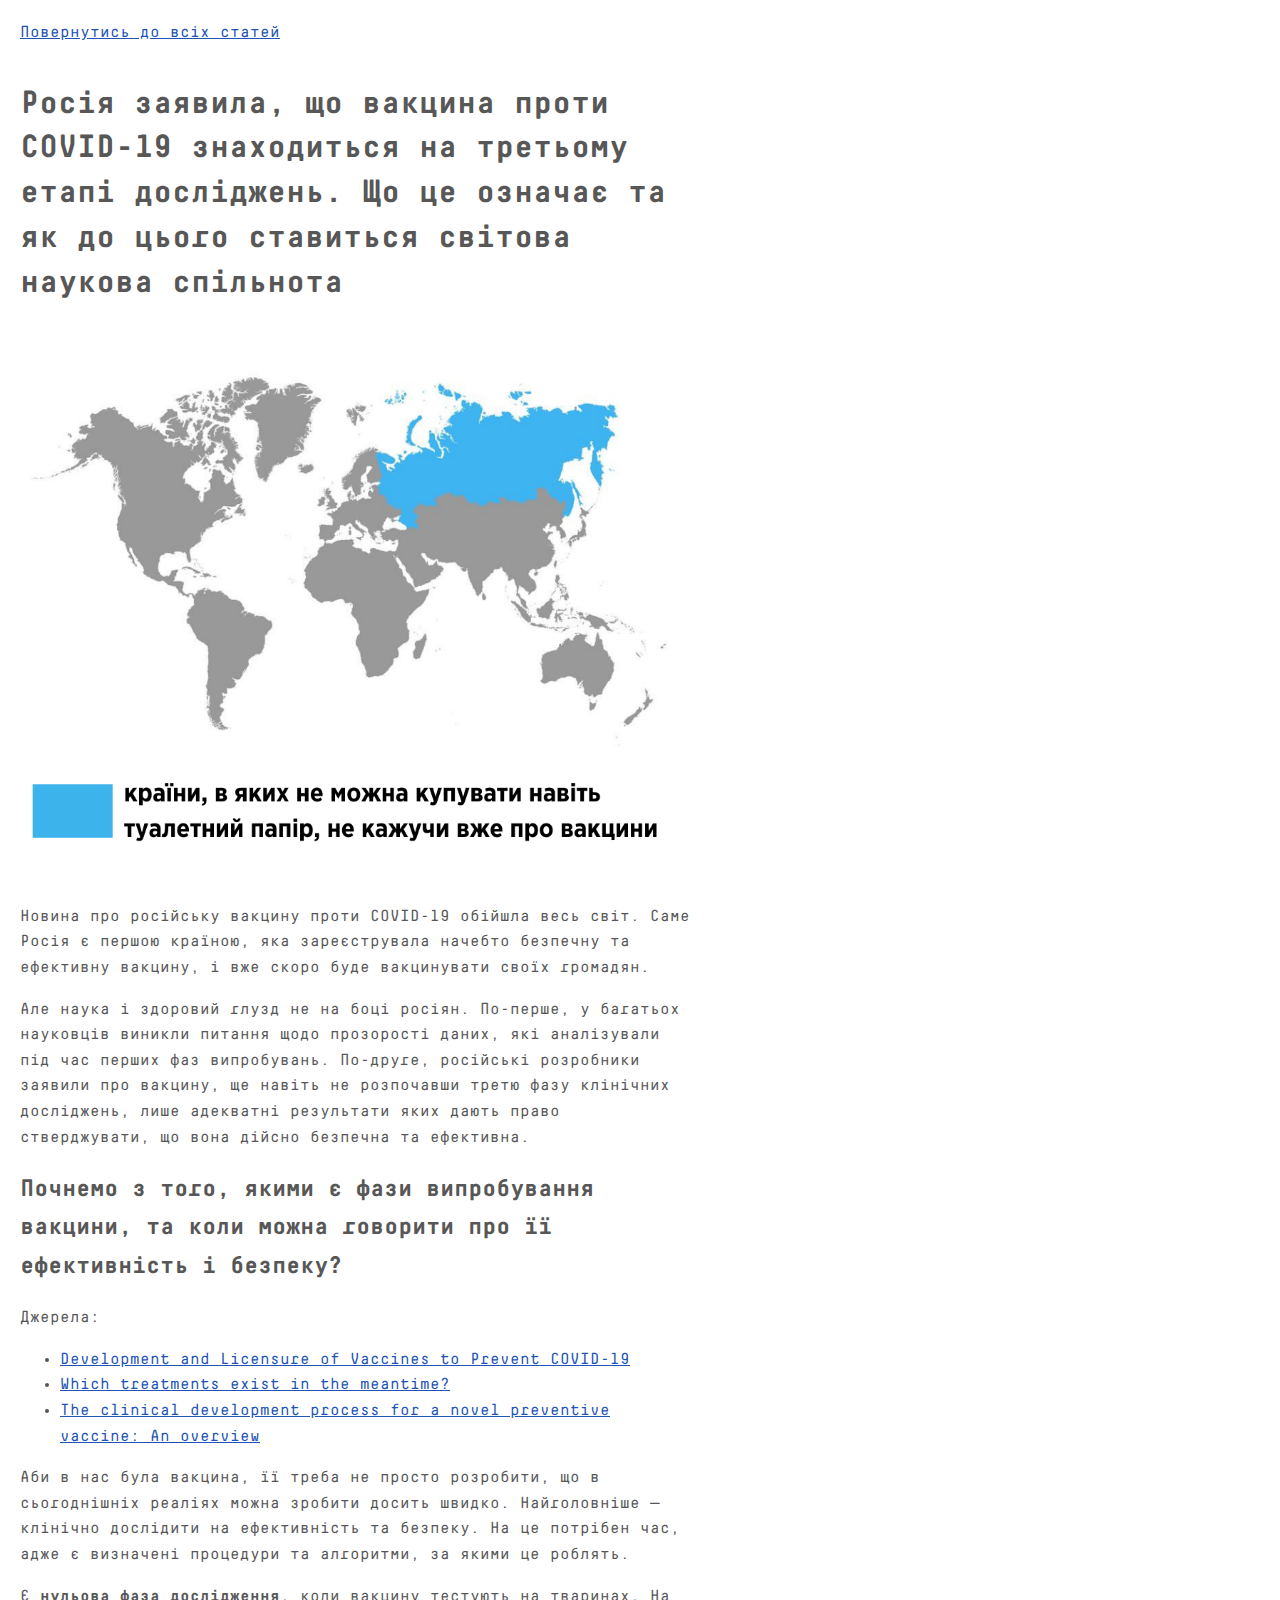
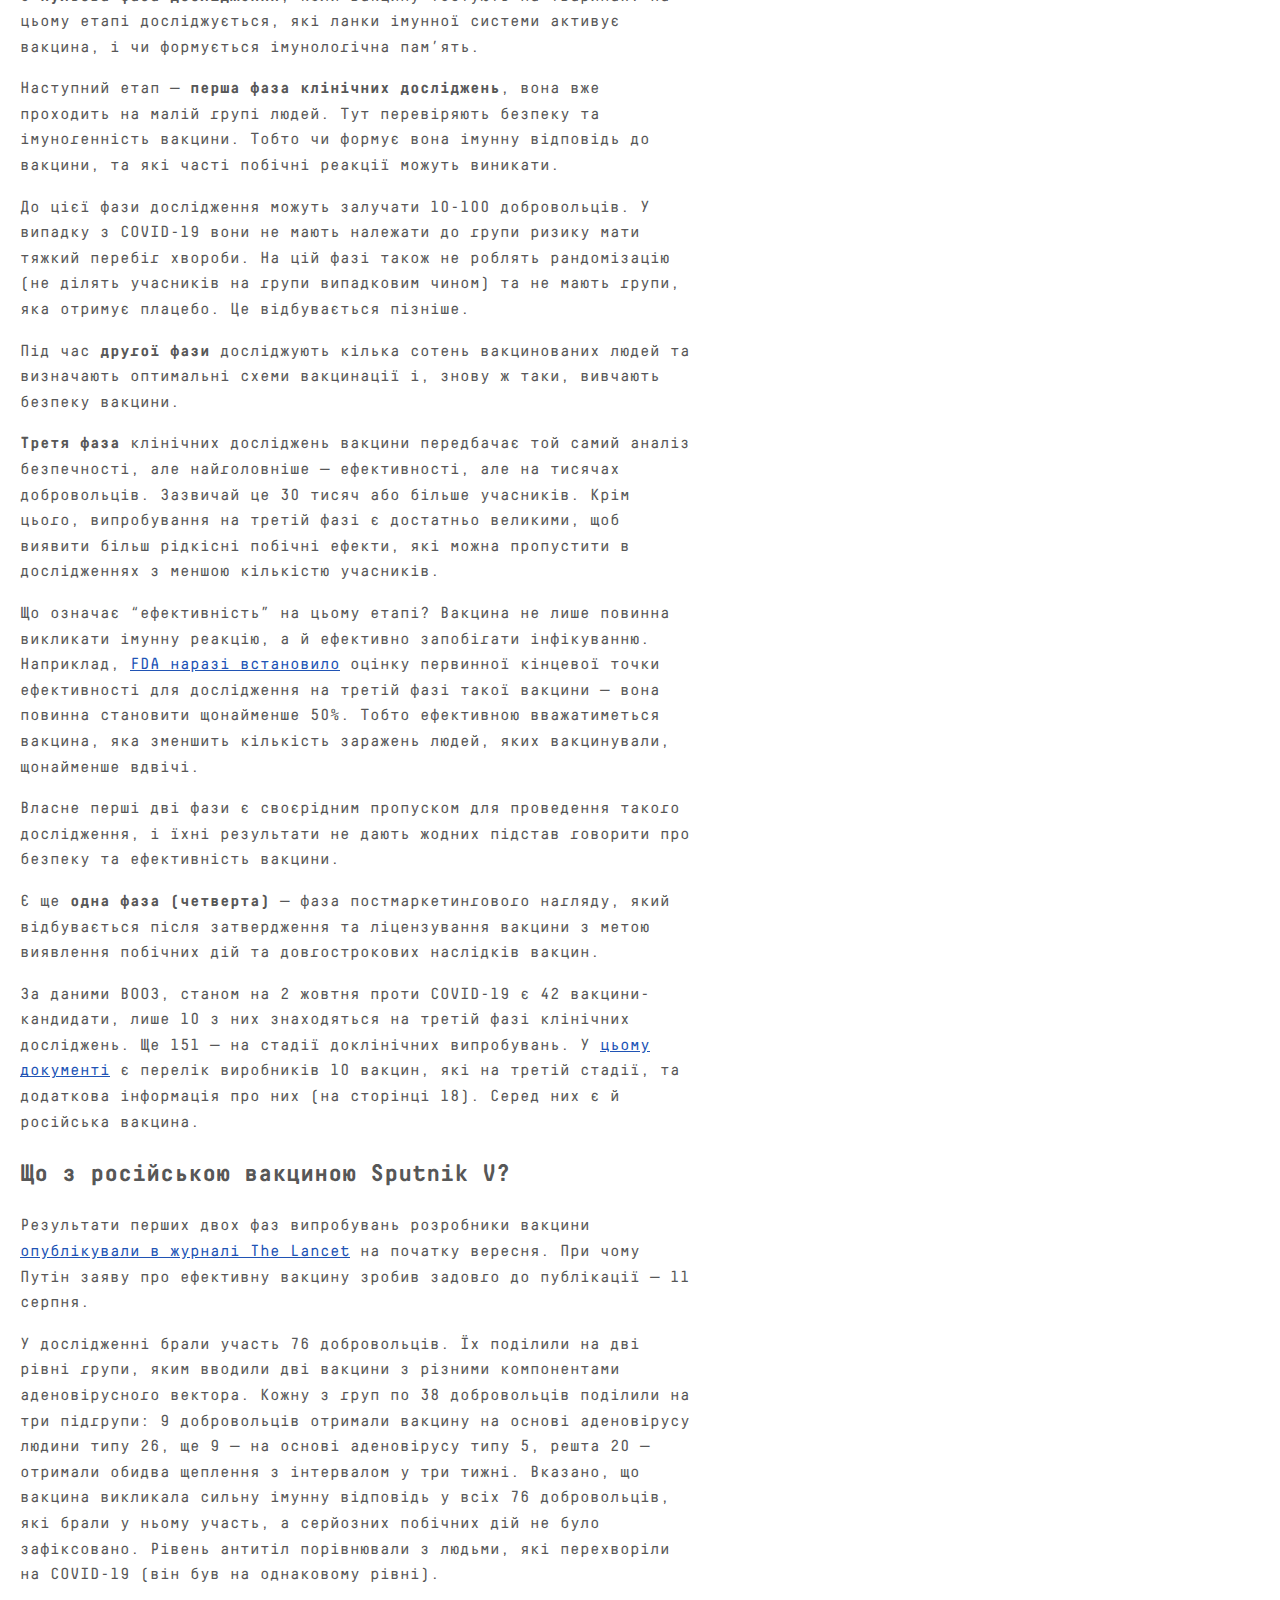
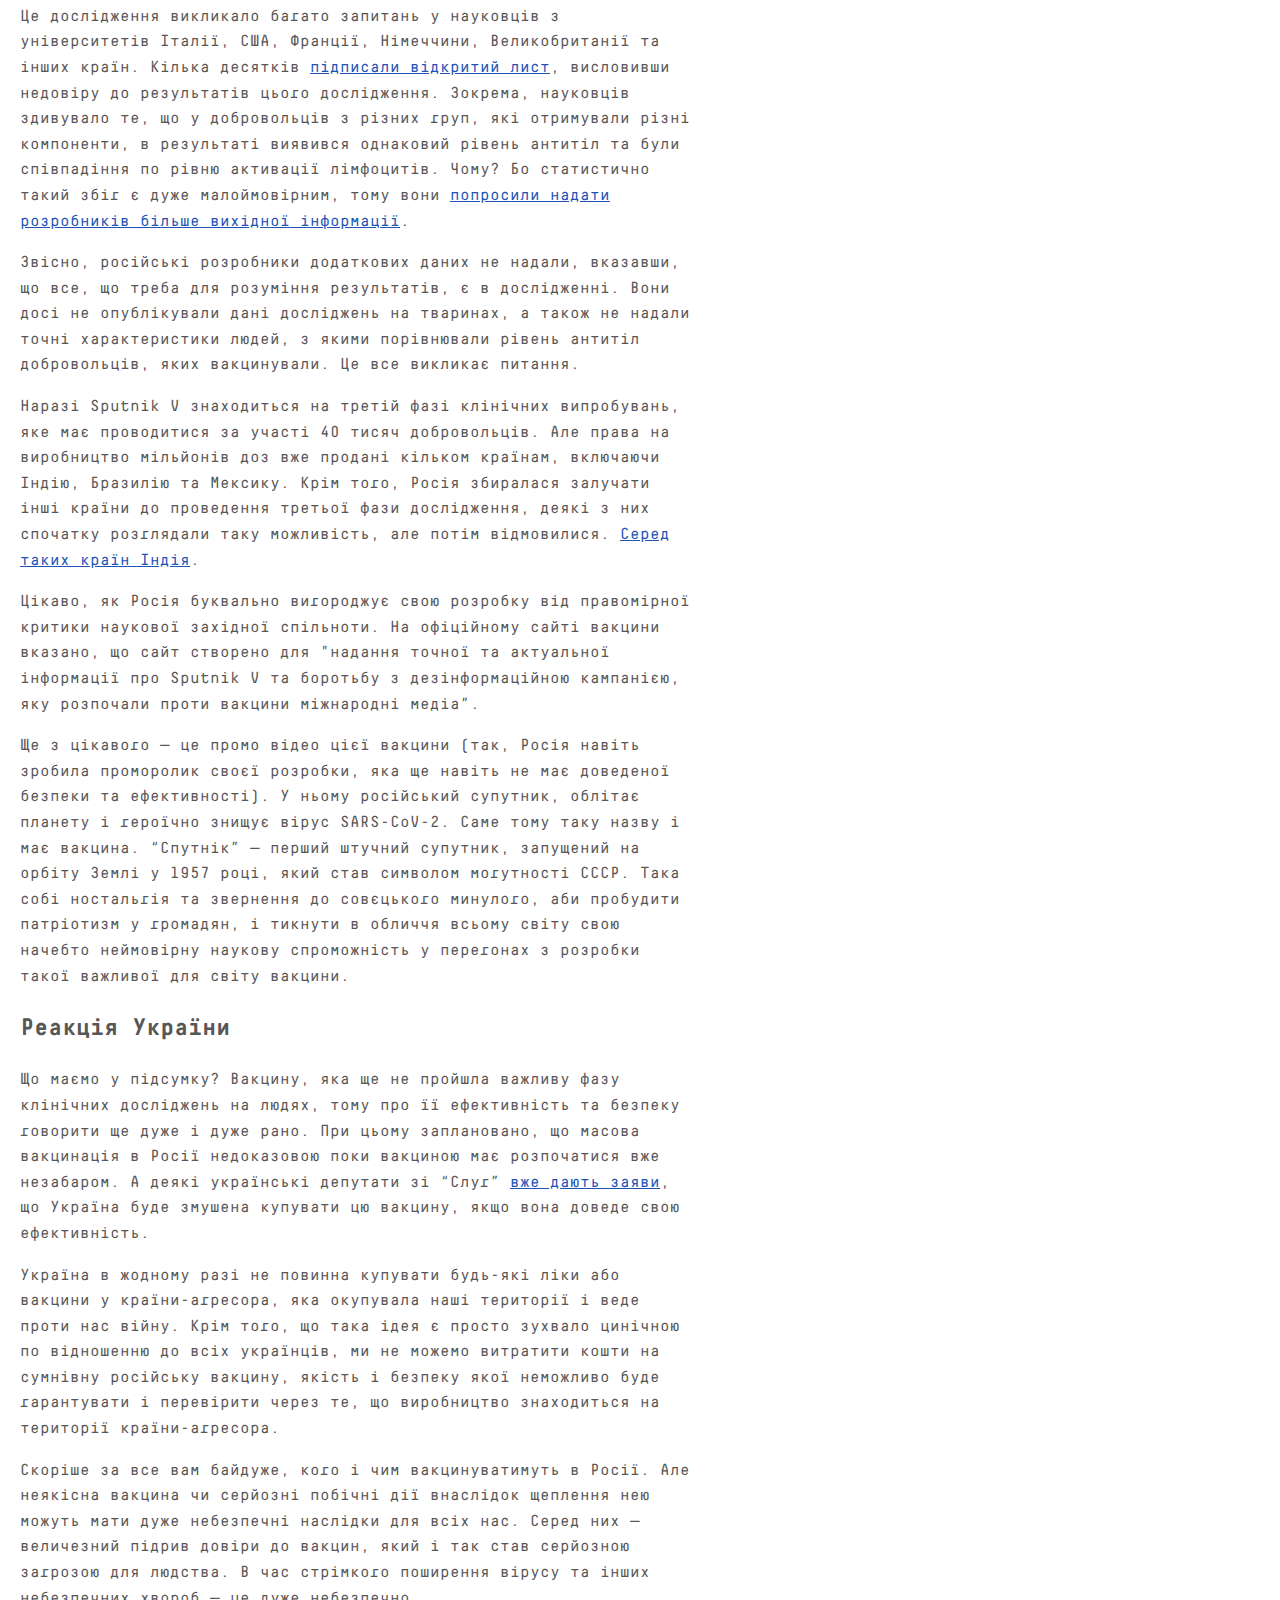
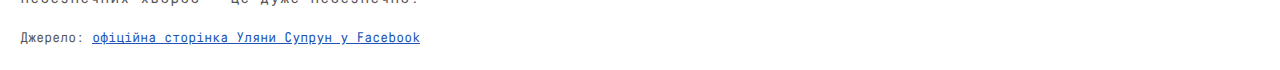
<file: task-5.5.html>
<!DOCTYPE html>
<html lang="en">
<head>
    <meta charset="UTF-8">
    <meta name="viewport" content="width=device-width, initial-scale=1.0">
    <link rel="stylesheet" href="fonts-desima-mono-pro.css">
    <style>
        
        body {
            margin: 20px;
            font-family: 'DecimaMonoPro', monospace;
            font-style: normal;
            max-width: 670px;
            line-height: 1.6;
            font-weight: 400;
            color: #575757;
        }

        a {
            color: #2053b5;
        }

        h1 {
            font-size: 2rem;
            margin-top: 2.25rem;
            margin-bottom: 0.75rem;
            line-height: 1.4;
        }

        address {
            font-size: 0.875rem;
            font-style: normal;
        }

        img {
            max-width: 100%;
        }
    </style>
    <title>Як правильно користуватись маскою та щитком для захисту від вірусу SARS-CoV-2</title>
</head>
<body>
    <a href="index.html" rel="prev">Повернутись до всіх статей</a>
    <article>
        <h1>
            Росія заявила, що вакцина проти COVID-19 знаходиться на третьому етапі досліджень. Що це означає та як до цього ставиться світова наукова спільнота
        </h1>
        <img src="sputnik.png" alt="">
        <p>
            Новина про російську вакцину проти COVID-19 обійшла весь світ. Саме Росія є першою країною, яка зареєструвала начебто безпечну та ефективну вакцину, і вже скоро буде вакцинувати своїх громадян.
        </p>
        <p>
            Але наука і здоровий глузд не на боці росіян. По-перше, у багатьох науковців виникли питання щодо прозорості даних, які аналізували під час перших фаз випробувань. По-друге, російські розробники заявили про вакцину, ще навіть не розпочавши третю фазу клінічних досліджень, лише адекватні результати яких дають право стверджувати, що вона дійсно безпечна та ефективна.
        </p>
        <h2>Почнемо з того, якими є фази випробування вакцини, та коли можна говорити про її ефективність і безпеку?</h2>
        Джерела:
        <ul>
            <li><a href="https://www.fda.gov/media/139638/download">Development and Licensure of Vaccines to Prevent COVID-19</a></li>
            <li><a href="https://www.medicalnewstoday.com/articles/coronavirus-vaccine#other-treatments">Which treatments exist in the meantime?</a></li>
            <li><a href="https://www.ncbi.nlm.nih.gov/pmc/articles/PMC4944327/">The clinical development process for a novel preventive vaccine: An overview</a></li>
        </ul>
        <p>
            Аби в нас була вакцина, її треба не просто розробити, що в сьогоднішніх реаліях можна зробити досить швидко. Найголовніше — клінічно дослідити на ефективність та безпеку. На це потрібен час, адже є визначені процедури та алгоритми, за якими це роблять.
        </p>
        <p>
            Є <strong>нульова фаза дослідження</strong>, коли вакцину тестують на тваринах. На цьому етапі досліджується, які ланки імунної системи активує вакцина, і чи формується імунологічна пам’ять.
        </p>
        <p>
            Наступний етап — <strong>перша фаза клінічних досліджень</strong>, вона вже проходить на малій групі людей. Тут перевіряють безпеку та імуногенність вакцини. Тобто чи формує вона імунну відповідь до вакцини, та які часті побічні реакції можуть виникати.
        </p>
        <p>
            До цієї фази дослідження можуть залучати 10-100 добровольців. У випадку з COVID-19 вони не мають належати до групи ризику мати тяжкий перебіг хвороби. На цій фазі також не роблять рандомізацію (не ділять учасників на групи випадковим чином) та не мають групи, яка отримує плацебо. Це відбувається пізніше.
        </p>
        <p>
            Під час <strong>другої фази</strong> досліджують кілька сотень вакцинованих людей та визначають оптимальні схеми вакцинації і, знову ж таки, вивчають безпеку вакцини.
        </p>
        <p>
            <strong>Третя фаза</strong> клінічних досліджень вакцини передбачає той самий аналіз безпечності, але найголовніше — ефективності, але на тисячах добровольців. Зазвичай це 30 тисяч або більше учасників. Крім цього, випробування на третій фазі є достатньо великими, щоб виявити більш рідкісні побічні ефекти, які можна пропустити в дослідженнях з меншою кількістю учасників.
        </p>
        <p>
            Що означає “ефективність” на цьому етапі? Вакцина не лише повинна викликати імунну реакцію, а й ефективно запобігати інфікуванню. Наприклад, <a href="https://www.fda.gov/media/139638/download" title="Development and Licensure of Vaccines to Prevent COVID-19. Guidance for Industry" rel="external">FDA наразі встановило</a> оцінку первинної кінцевої точки ефективності для дослідження на третій фазі такої вакцини — вона повинна становити щонайменше 50%. Тобто ефективною вважатиметься вакцина, яка зменшить кількість заражень людей, яких вакцинували, щонайменше вдвічі.
        </p>
        <p>
            Власне перші дві фази є своєрідним пропуском для проведення такого дослідження, і їхні результати не дають жодних підстав говорити про безпеку та ефективність вакцини.
        </p>
        <p>
            Є ще <strong>одна фаза (четверта)</strong> — фаза постмаркетингового нагляду, який відбувається після затвердження та ліцензування вакцини з метою виявлення побічних дій та довгострокових наслідків вакцин.
        </p>
        <p>
            За даними ВООЗ, станом на 2 жовтня проти COVID-19 є 42 вакцини-кандидати, лише 10 з них знаходяться на третій фазі клінічних досліджень. Ще 151 — на стадії доклінічних випробувань. У <a href="https://www.who.int/docs/default-source/coronaviruse/risk-comms-updates/update37-vaccine-development.pdf?sfvrsn=2581e994_6" title="What we know aboutCOVID-19 vaccine development"> цьому документі</a> є перелік виробників 10 вакцин, які на третій стадії, та додаткова інформація про них (на сторінці 18). Серед них є й російська вакцина.
        </p>
        <h2>Що з російською вакциною Sputnik V?</h2>
        <p>
            Результати перших двох фаз випробувань розробники вакцини <a href="https://www.thelancet.com/journals/lancet/article/PIIS0140-6736(20)31866-3/fulltext" title="Safety and immunogenicity of an rAd26 and rAd5 vector-based heterologous prime-boost COVID-19 vaccine in two formulations: two open, non-randomised phase 1/2 studies from Russia">опублікували в журналі The Lancet</a> на початку вересня. При чому Путін заяву про ефективну вакцину зробив задовго до публікації — 11 серпня.
        </p>
        <p>
            У дослідженні брали участь 76 добровольців. Їх поділили на дві рівні групи, яким вводили дві вакцини з різними компонентами аденовірусного вектора. Кожну з груп по 38 добровольців поділили на три підгрупи: 9 добровольців отримали вакцину на основі аденовірусу людини типу 26, ще 9 — на основі аденовірусу типу 5, решта 20 —отримали обидва щеплення з інтервалом у три тижні. Вказано, що вакцина викликала сильну імунну відповідь у всіх 76 добровольців, які брали у ньому участь, а серйозних побічних дій не було зафіксовано. Рівень антитіл порівнювали з людьми, які перехворіли на COVID-19 (він був на однаковому рівні).
        </p>
        <p>
            Це дослідження викликало багато запитань у науковців з університетів Італії, США, Франції, Німеччини, Великобританії та інших країн. Кілька десятків <a href="https://cattiviscienziati.com/2020/09/07/note-of-concern/" title="Note of concern">підписали відкритий лист</a>, висловивши недовіру до результатів цього дослідження. Зокрема, науковців здивувало те, що у добровольців з різних груп, які отримували різні компоненти, в результаті виявився однаковий рівень антитіл та були співпадіння по рівню активації лімфоцитів. Чому? Бо статистично такий збіг є дуже малоймовірним, тому вони <a href="https://www.the-scientist.com/news-opinion/scientists-voice-concerns-over-russian-covid-19-vaccine-study-67926" title=""> попросили надати розробників більше вихідної інформації</a>.
        </p>
        <p>
            Звісно, російські розробники додаткових даних не надали, вказавши, що все, що треба для розуміння результатів, є в дослідженні. Вони досі не опублікували дані досліджень на тваринах, а також не надали точні характеристики людей, з якими порівнювали рівень антитіл добровольців, яких вакцинували. Це все викликає питання.
        </p>
        <p>
            Наразі Sputnik V знаходиться на третій фазі клінічних випробувань, яке має проводитися за участі 40 тисяч добровольців. Але права на виробництво мільйонів доз вже продані кільком країнам, включаючи Індію, Бразилію та Мексику. Крім того, Росія збиралася залучати інші країни до проведення третьої фази дослідження, деякі з них спочатку розглядали таку можливість, але потім відмовилися. <a href="https://www.hindustantimes.com/india-news/covid-19-india-won-t-allow-trial-of-russia-s-sputnik-v-in-large-study/story-0N9UirQqVn5cabYQRcLHlL.html" title="Covid-19: India won’t allow trial of Russia’s Sputnik V in large study">Серед таких країн Індія</a>.
        </p>
        <p>
            Цікаво, як Росія буквально вигороджує свою розробку від правомірної критики наукової західної спільноти. На офіційному сайті вакцини вказано, що сайт створено для "надання точної та актуальної інформації про Sputnik V та боротьбу з дезінформаційною кампанією, яку розпочали проти вакцини міжнародні медіа”.
        </p>
        <p>
            Ще з цікавого — це промо відео цієї вакцини (так, Росія навіть зробила проморолик своєї розробки, яка ще навіть не має доведеної безпеки та ефективності). У ньому російський супутник, облітає планету і героїчно знищує вірус SARS-CoV-2. Саме тому таку назву і має вакцина. “Спутнік” — перший штучний супутник, запущений на орбіту Землі у 1957 році, який став символом могутності СССР. Така собі ностальгія та звернення до совєцького минулого, аби пробудити патріотизм у громадян, і тикнути в обличчя всьому світу свою начебто неймовірну наукову спроможність у перегонах з розробки такої важливої для світу вакцини.
        </p>
        <h2>Реакція України</h2>
        <p>
            Що маємо у підсумку? Вакцину, яка ще не пройшла важливу фазу клінічних досліджень на людях, тому про її ефективність та безпеку говорити ще дуже і дуже рано. При цьому заплановано, що масова вакцинація в Росії недоказовою поки вакциною має розпочатися вже незабаром. А деякі українські депутати зі “Слуг” <a href="https://www.pravda.com.ua/news/2020/10/10/7269472/" title="У \'Слузі народу\' заговорили про закупівлю російської вакцини від коронавірусу">вже дають заяви</a>, що Україна буде змушена купувати цю вакцину, якщо вона доведе свою ефективність.
        </p>
        <p>
            Україна в жодному разі не повинна купувати будь-які ліки або вакцини у країни-агресора, яка окупувала наші території і веде проти нас війну. Крім того, що така ідея є просто зухвало цинічною по відношенню до всіх українців, ми не можемо витратити кошти на сумнівну російську вакцину, якість і безпеку якої неможливо буде гарантувати і перевірити через те, що виробництво знаходиться на території країни-агресора. 
        </p>
        <p>
            Скоріше за все вам байдуже, кого і чим вакцинуватимуть в Росії. Але неякісна вакцина чи серйозні побічні дії внаслідок щеплення нею можуть мати дуже небезпечні наслідки для всіх нас. Серед них — величезний підрив довіри до вакцин, який і так став серйозною загрозою для людства. В час стрімкого поширення вірусу та інших небезпечних хвороб — це дуже небезпечно.
        </p>
        <address>Джерело: <a href="https://www.facebook.com/ulanasuprun/posts/2781330172151532" title="Уляна Супрун" rel="author">офіційна сторінка Уляни Супрун у Facebook</a></address>
</article>
</body>
</html>
</file>
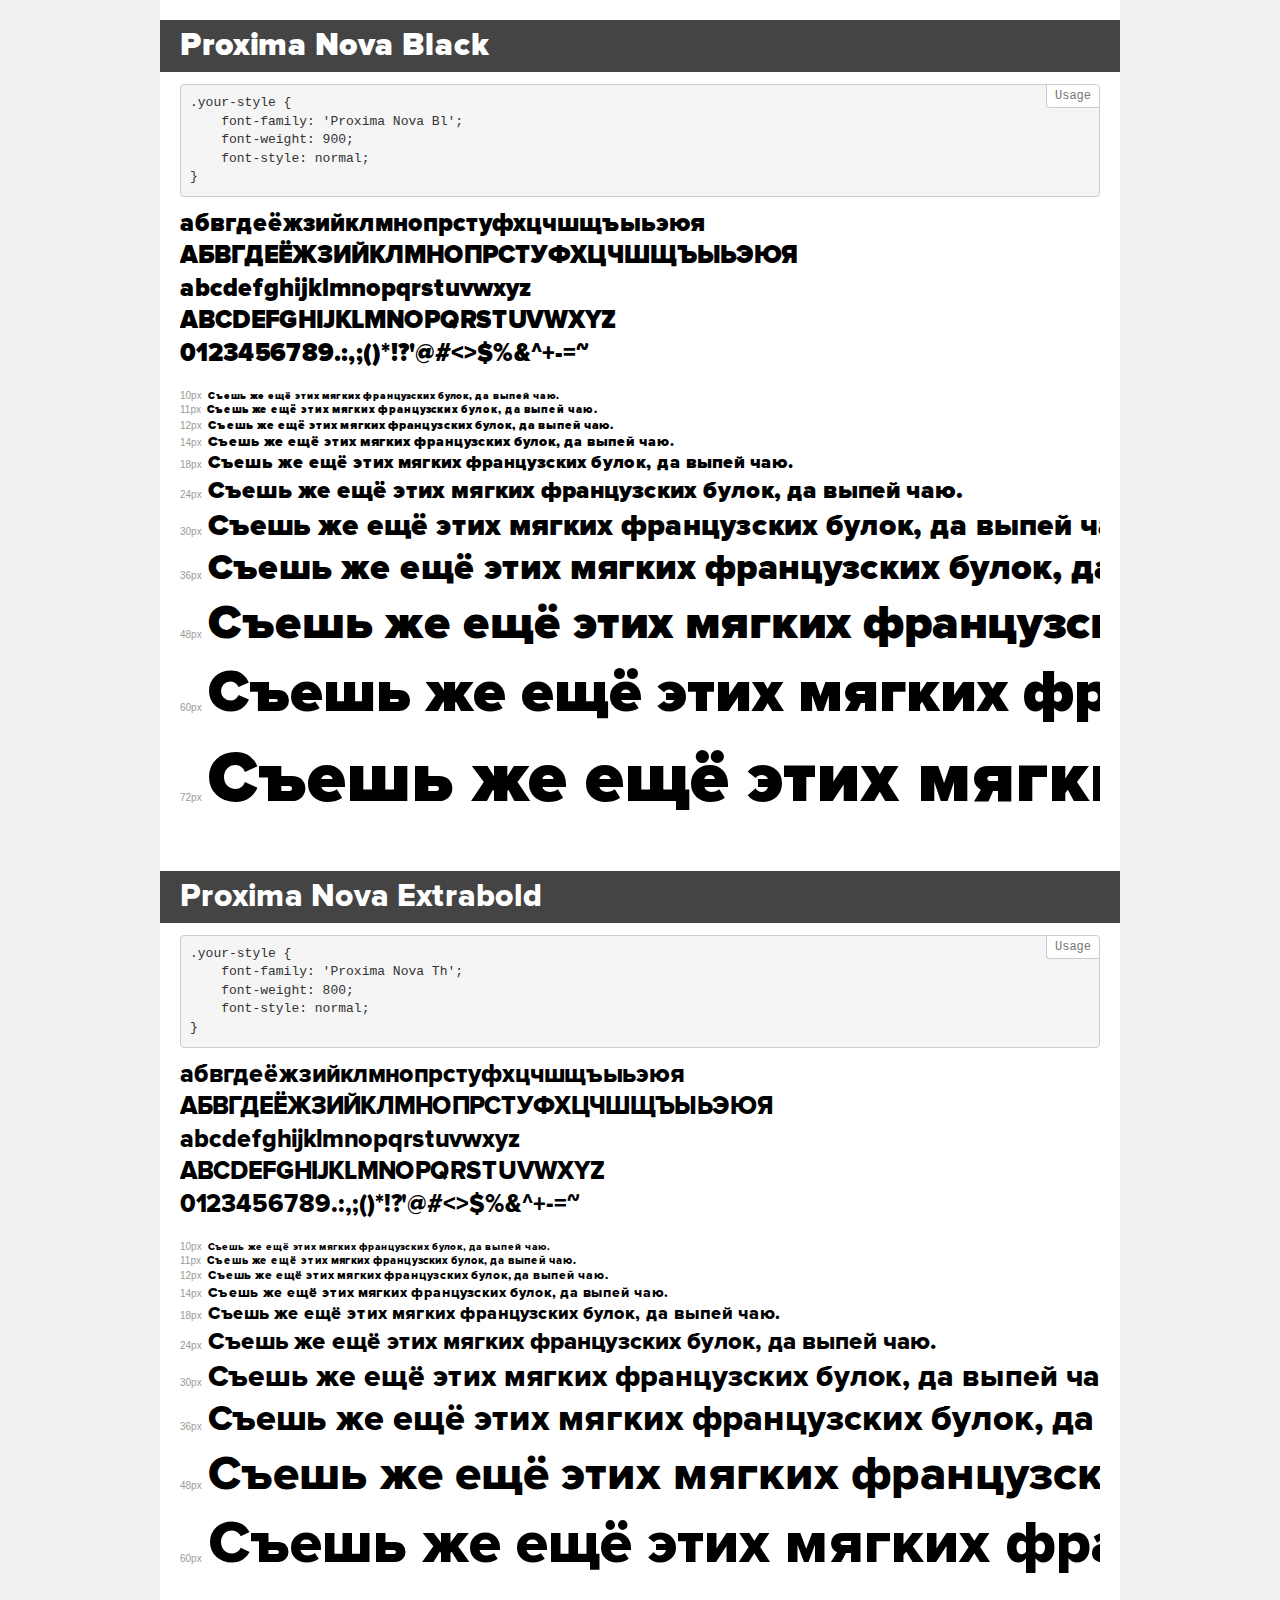
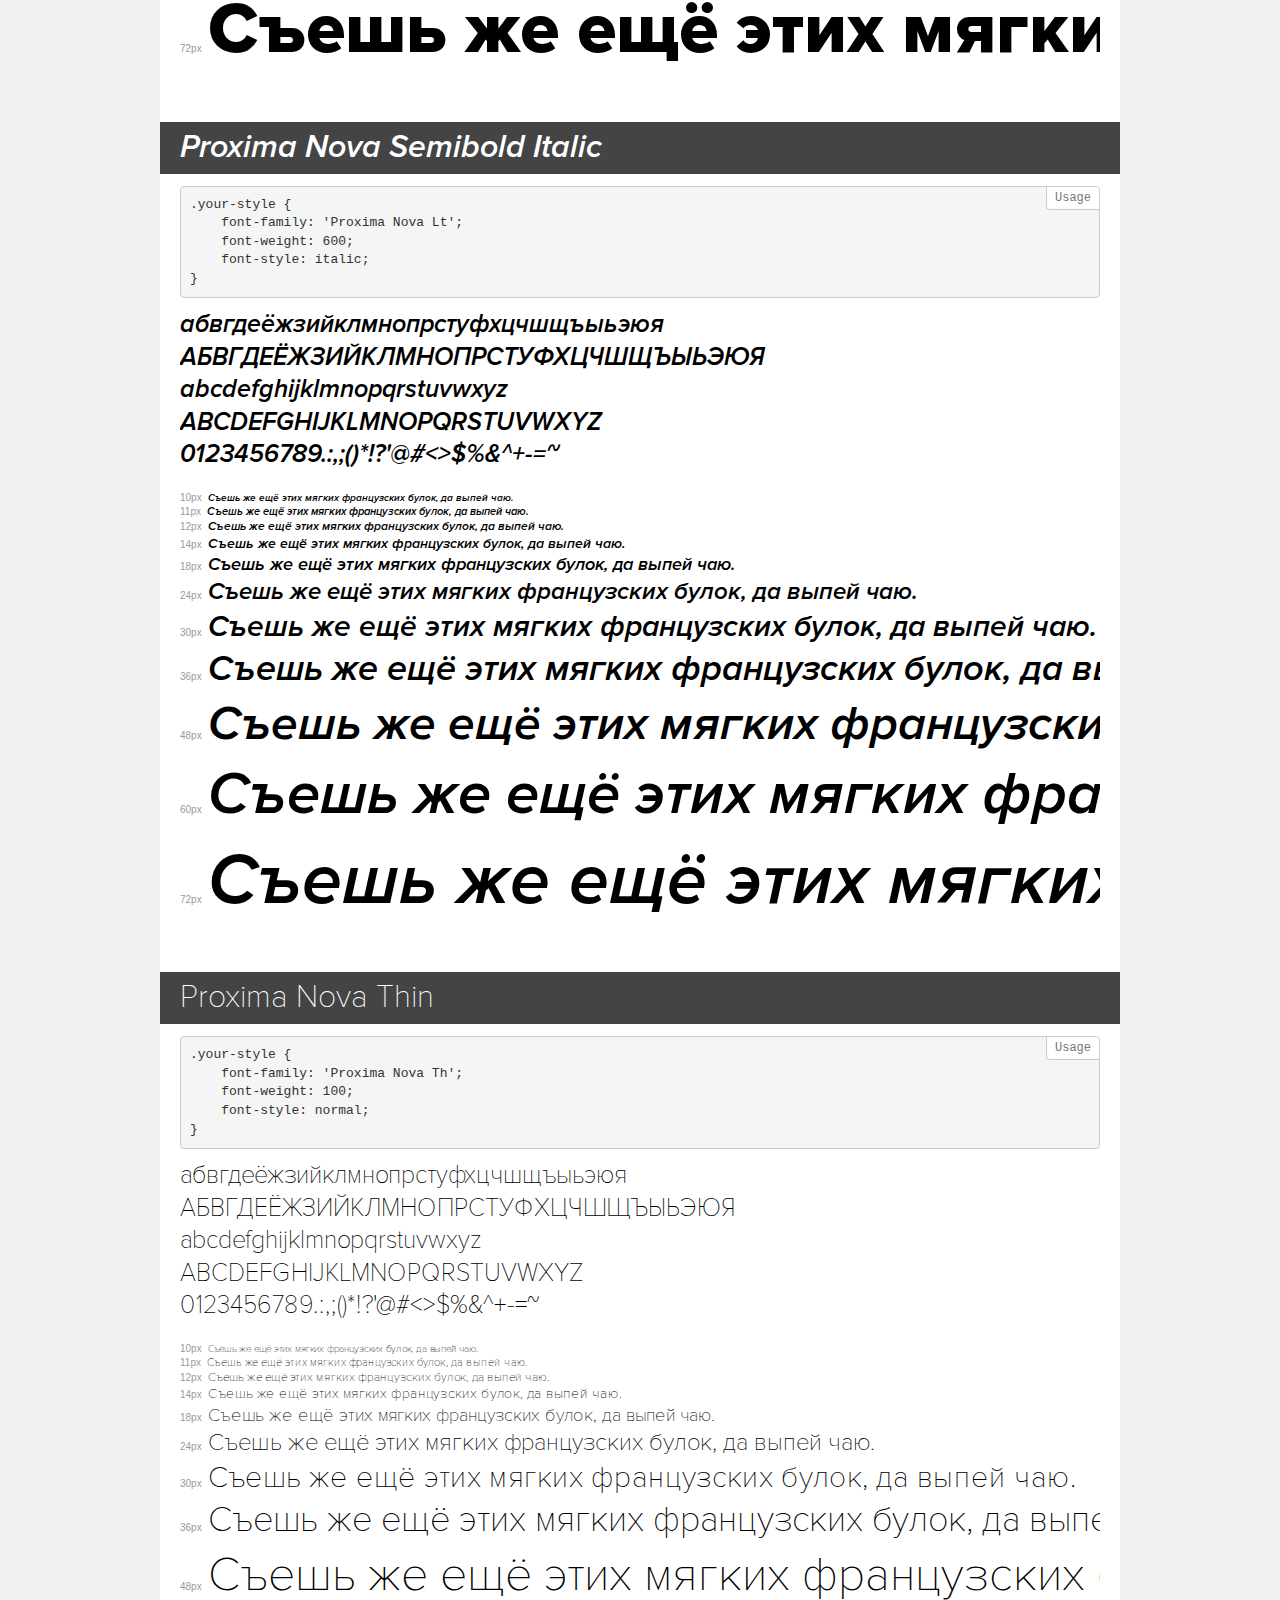
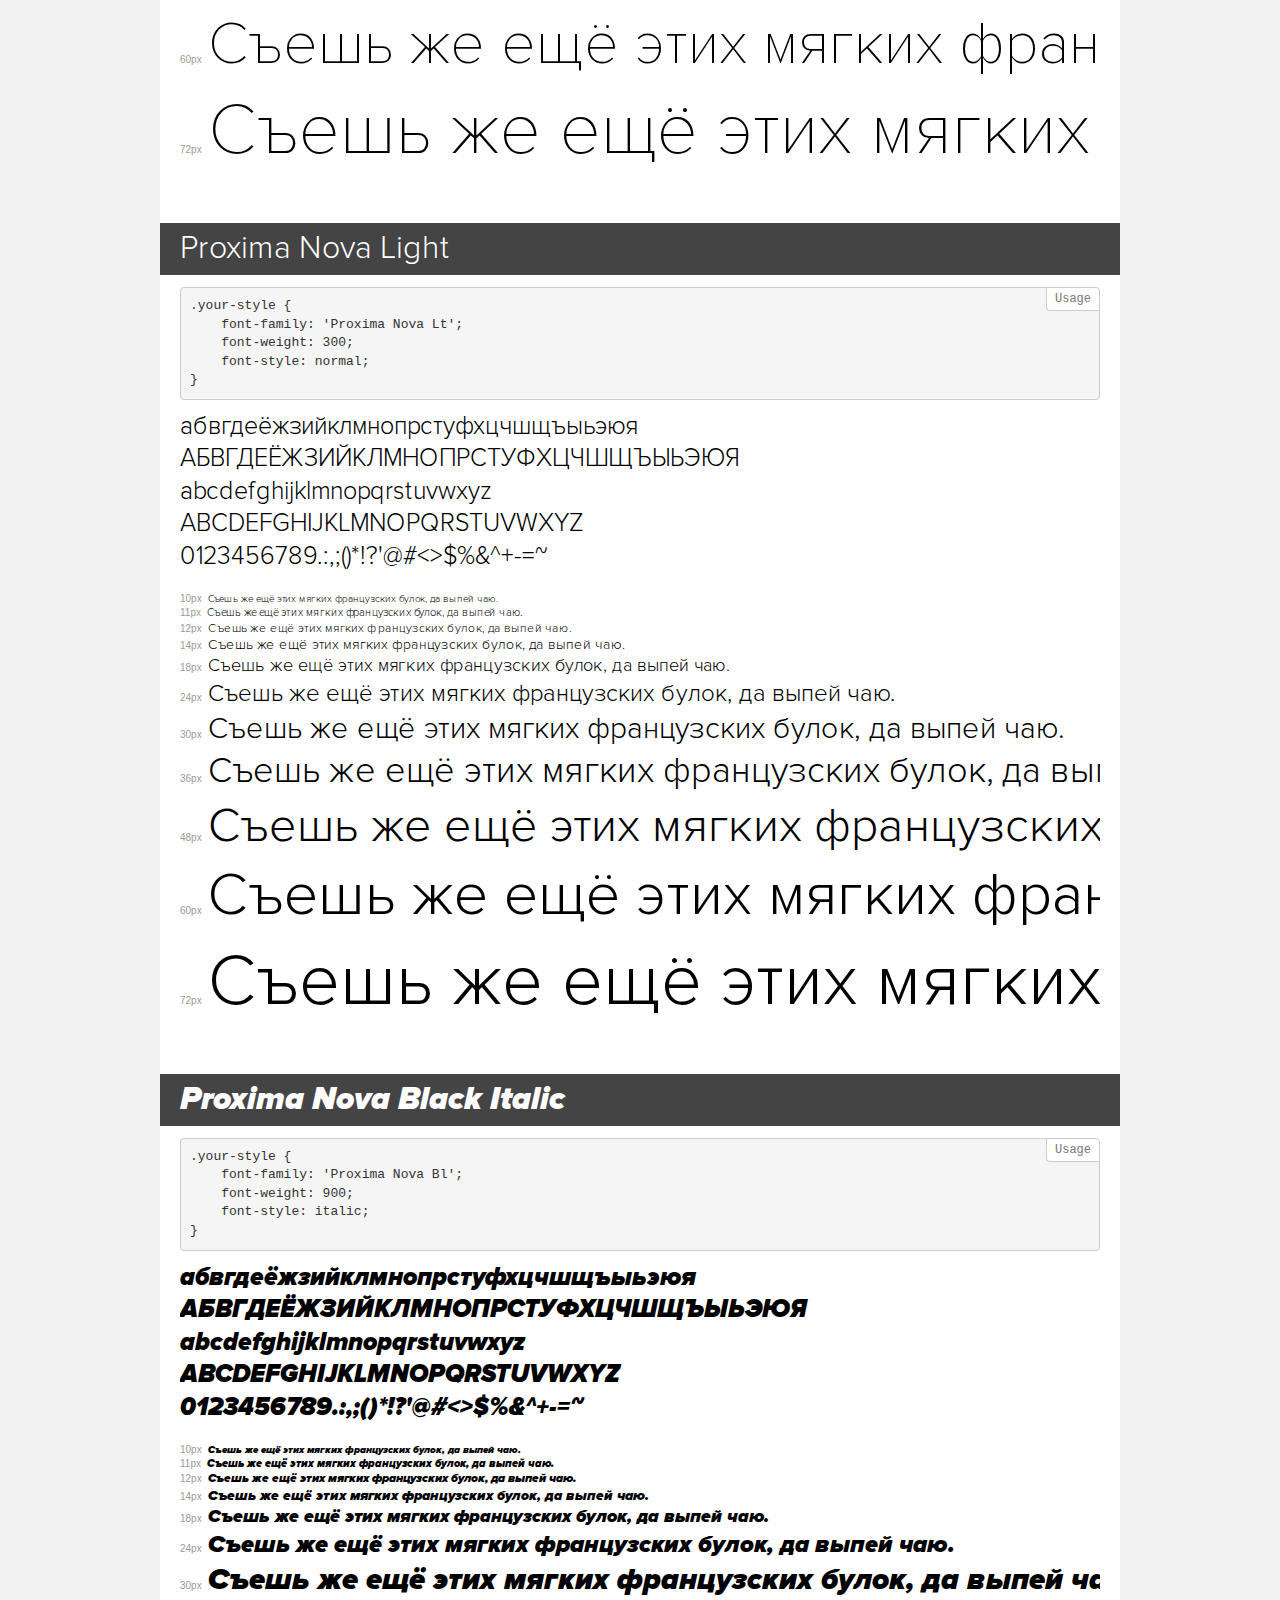
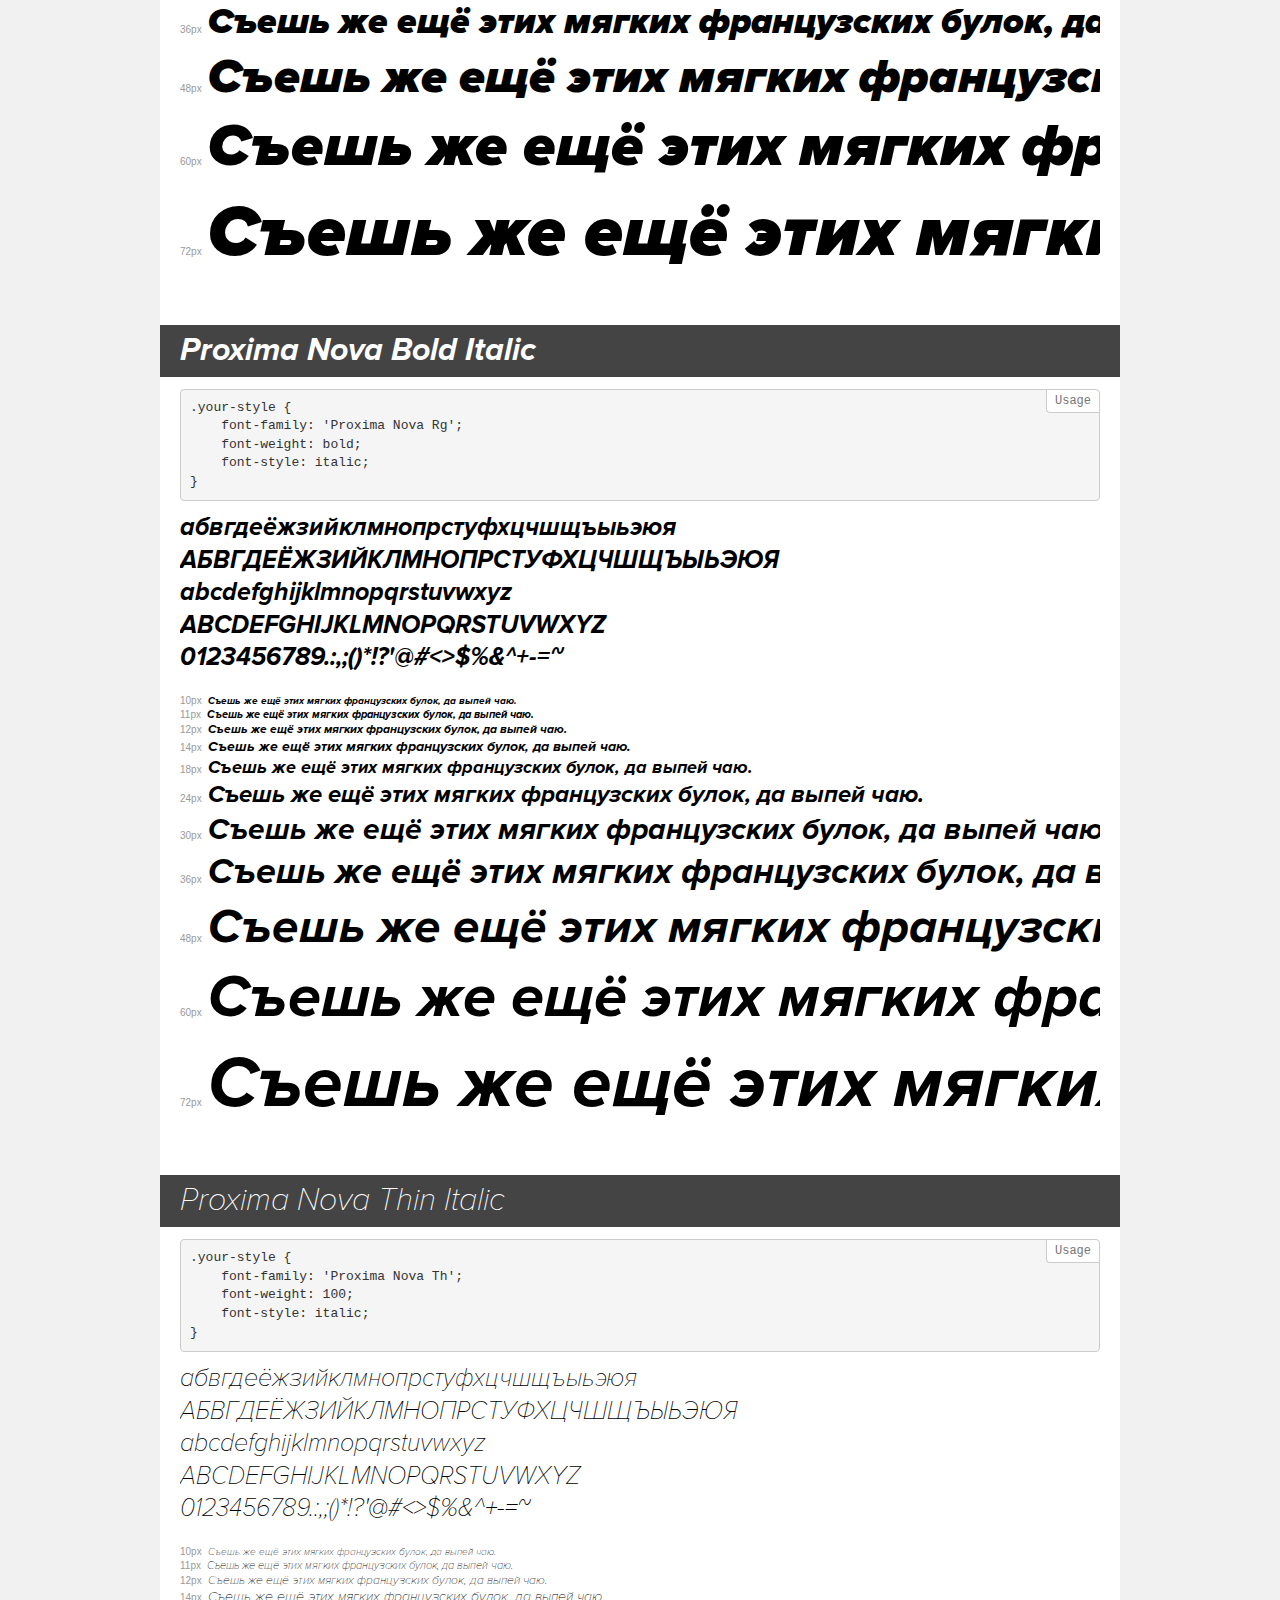
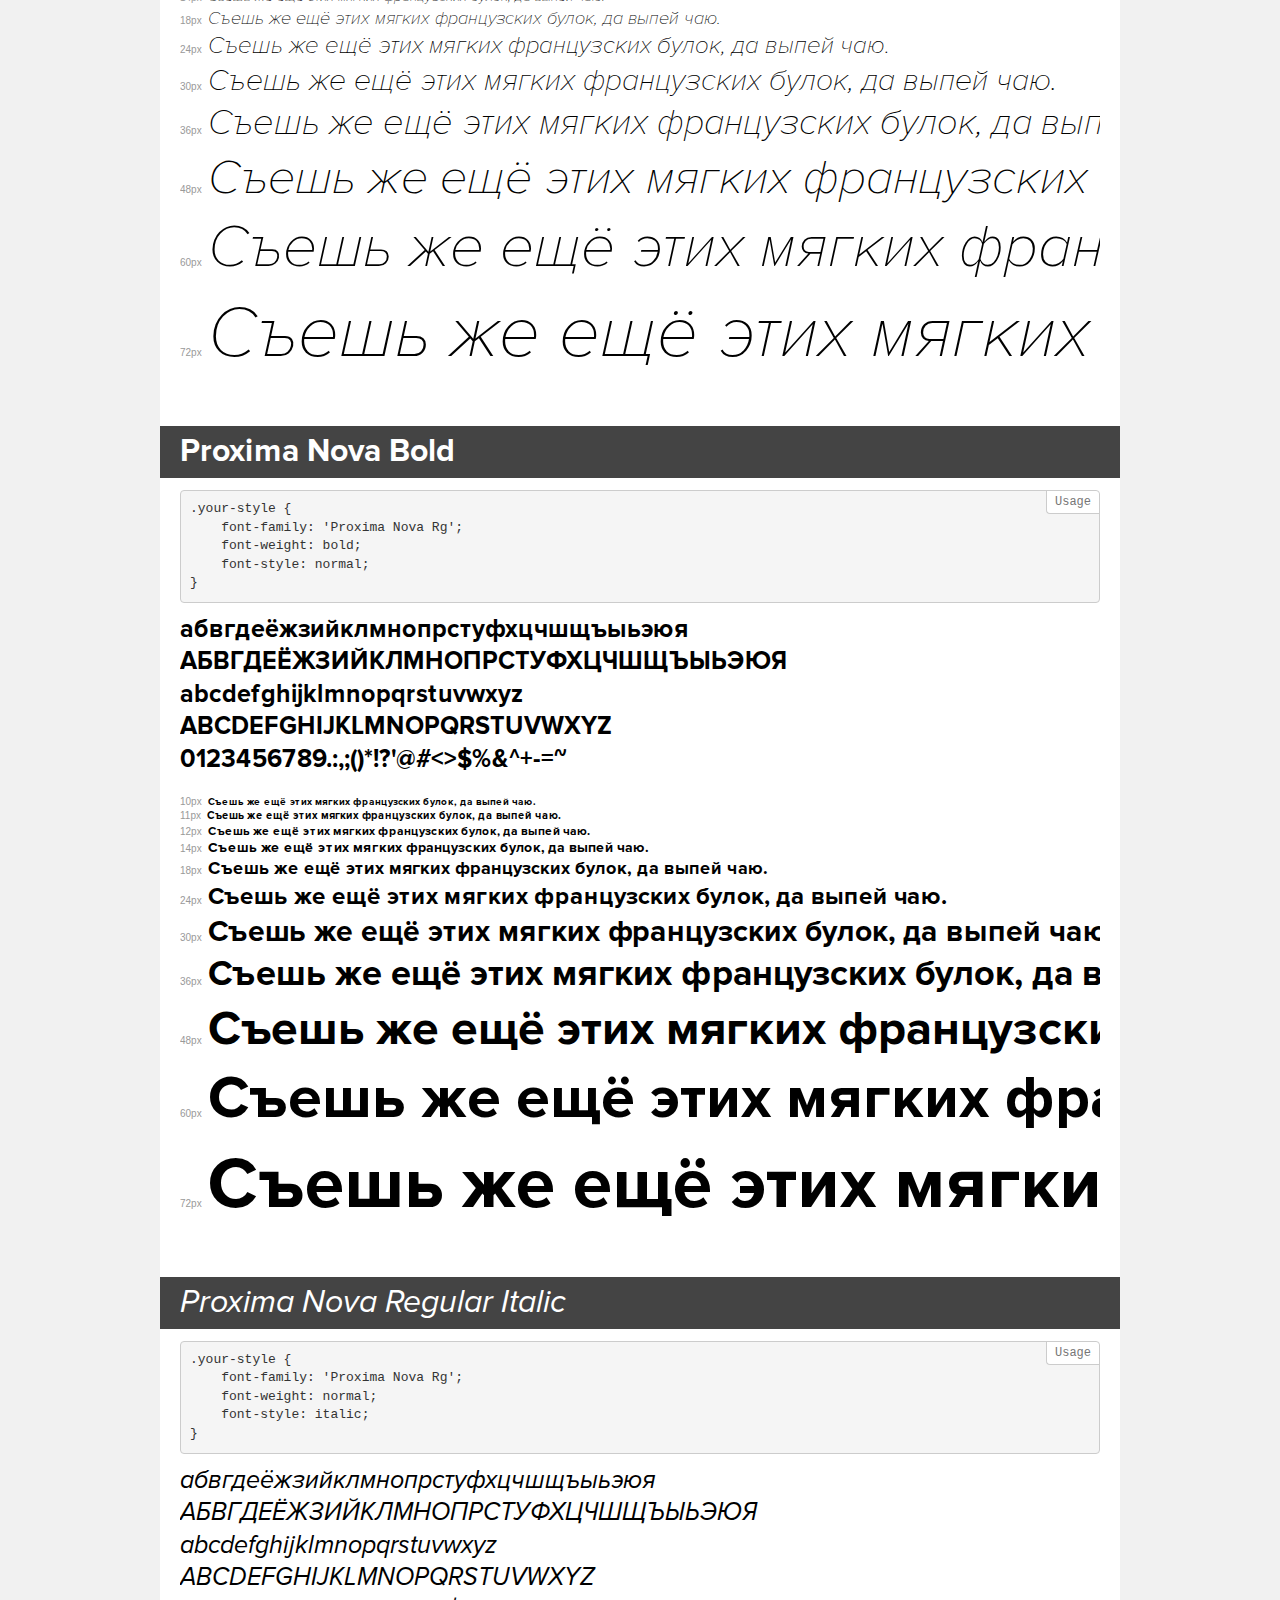
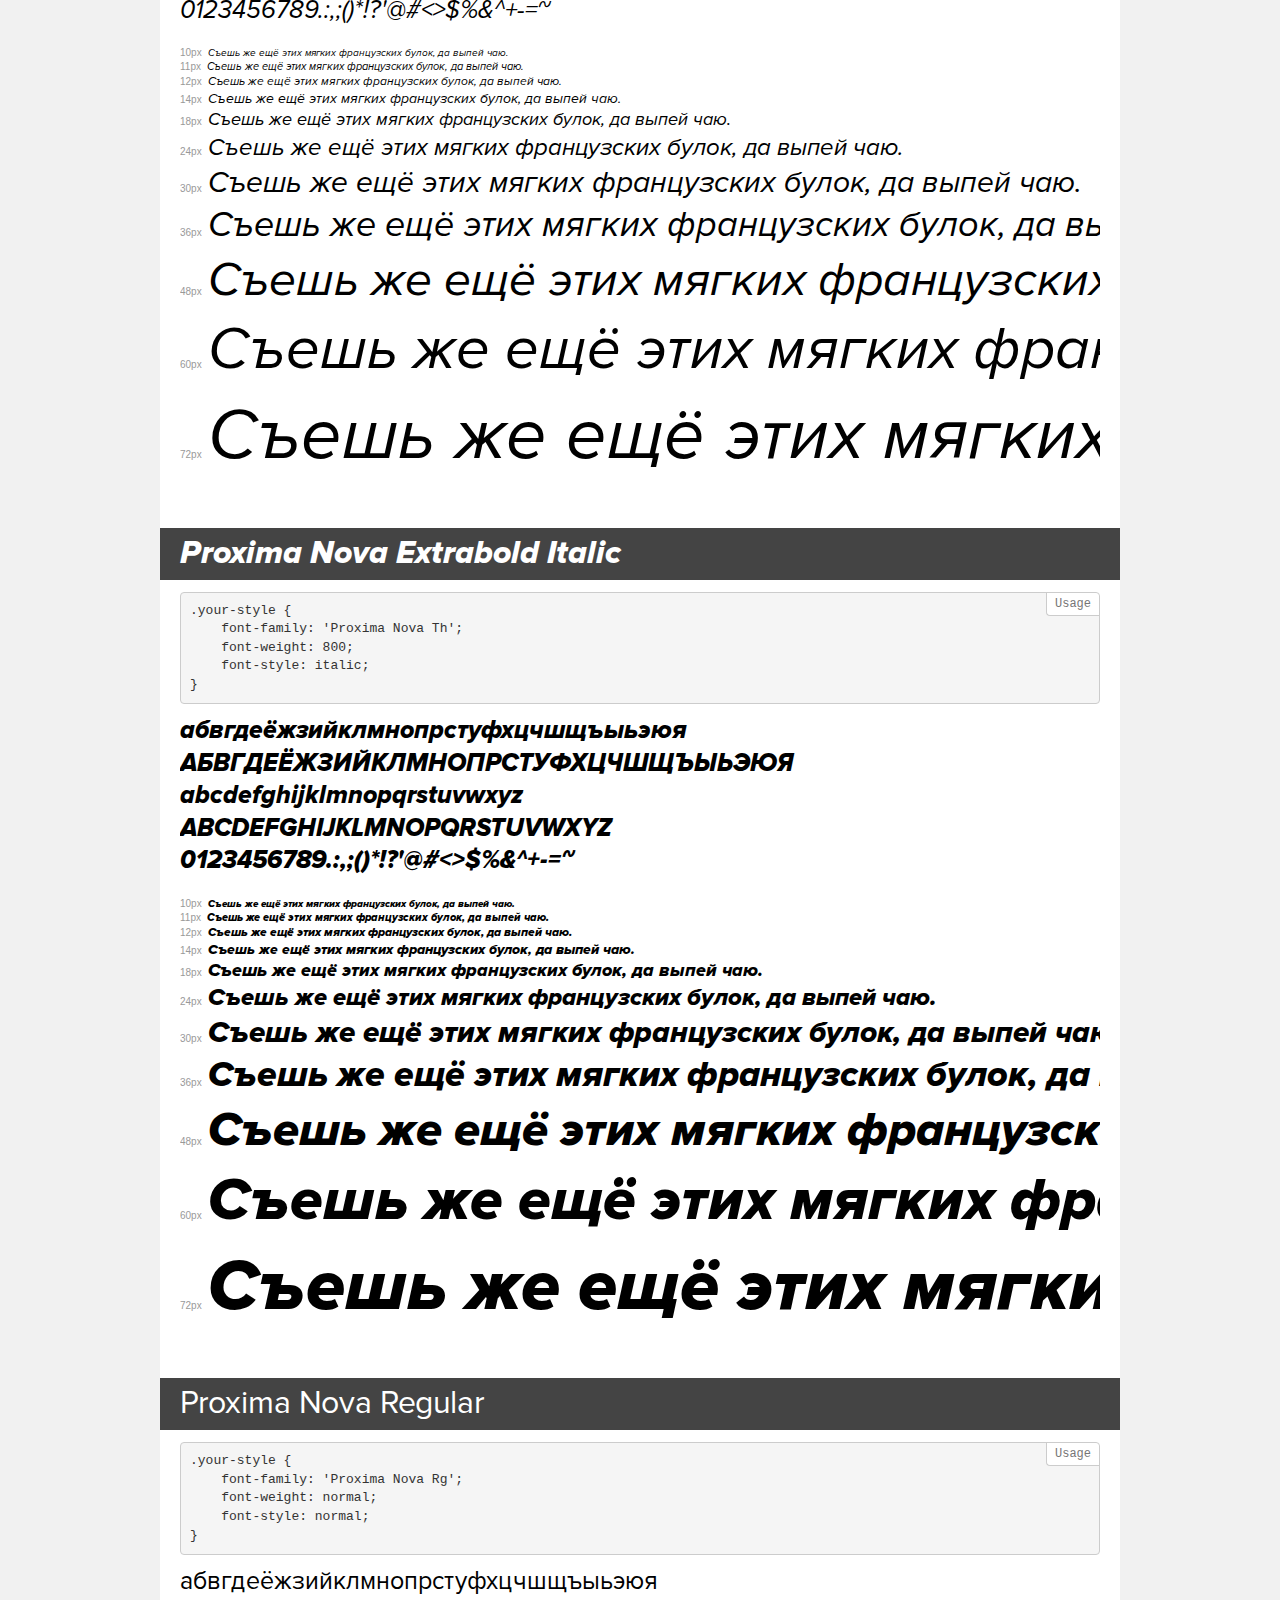
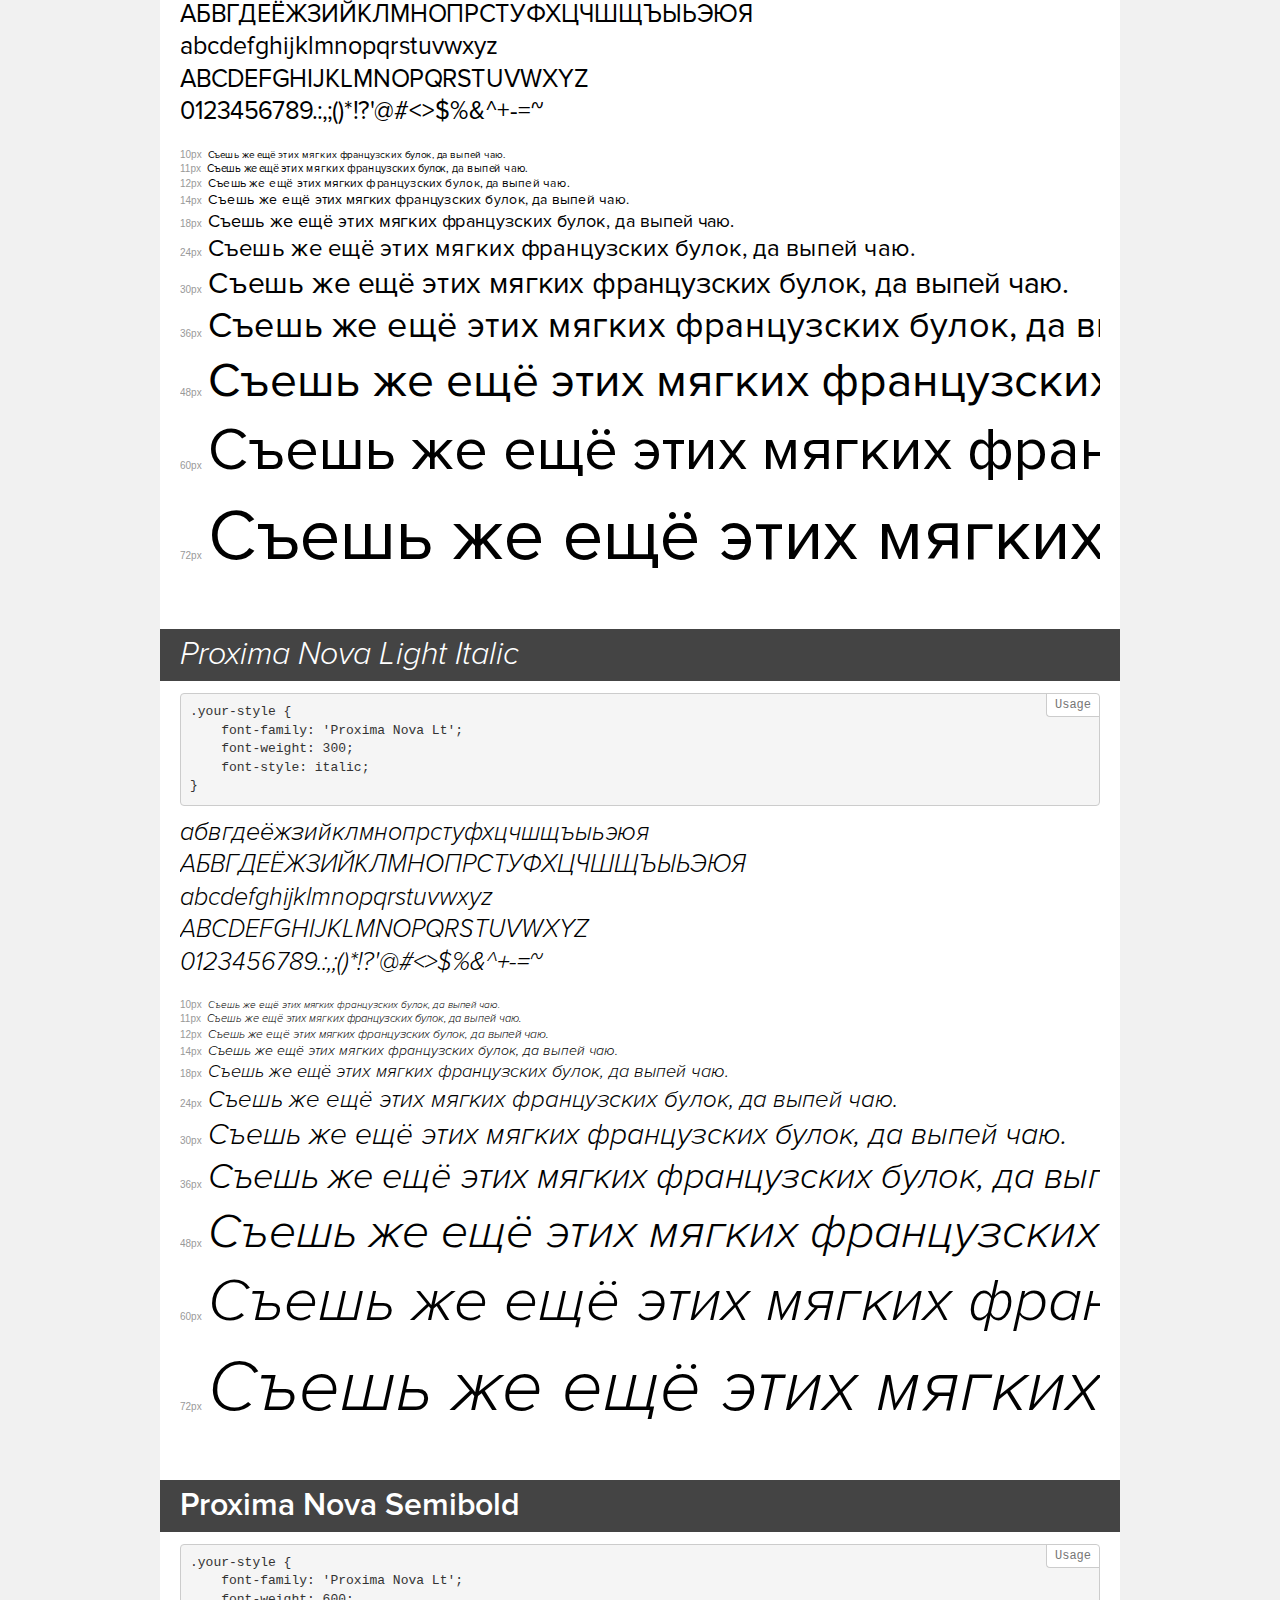
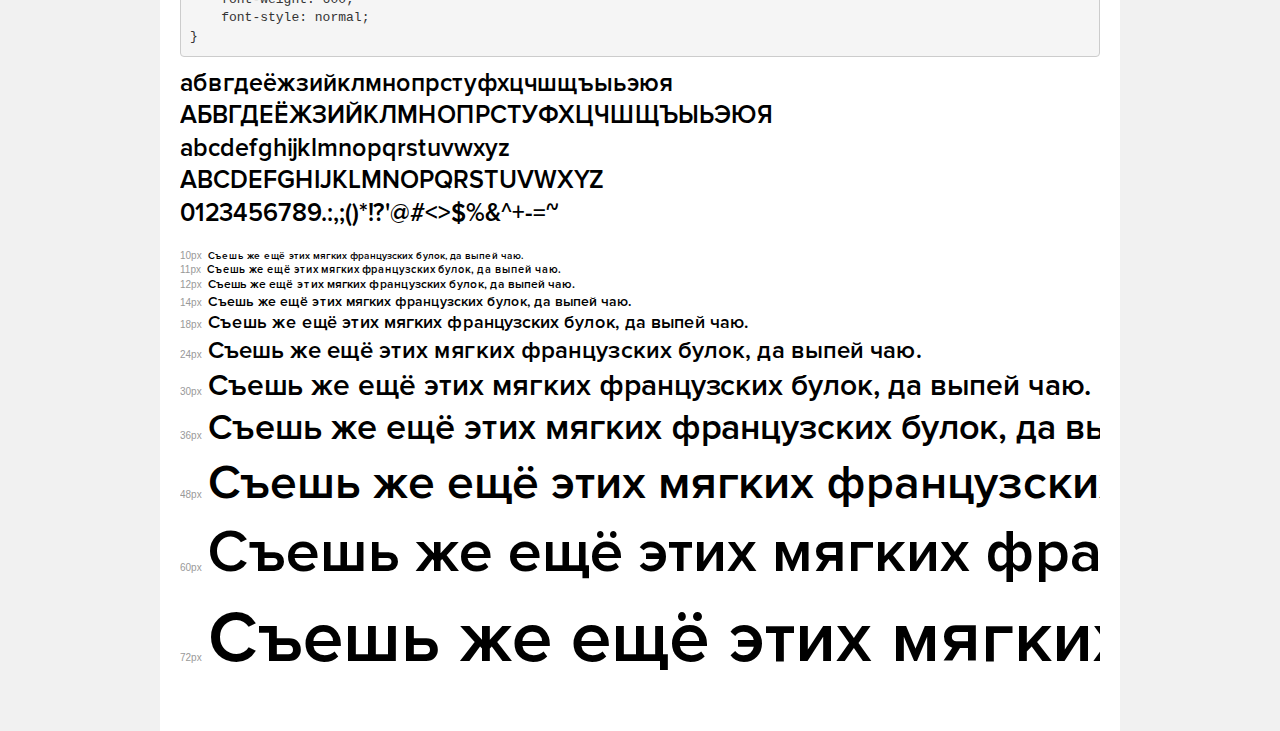
<file: fonts/ProximaNova/demo.html>
<!DOCTYPE html>
<html>
<head>
    <meta charset="utf-8">
    <meta http-equiv="X-UA-Compatible" content="IE=edge">
    <meta name="viewport" content="width=device-width, initial-scale=1">
    <meta name="robots" content="noindex, noarchive">
    <meta name="format-detection" content="telephone=no">
    <title>Transfonter demo</title>
    <link href="stylesheet.css" rel="stylesheet">
    <style>
        /*
        http://meyerweb.com/eric/tools/css/reset/
        v2.0 | 20110126
        License: none (public domain)
        */
        html, body, div, span, applet, object, iframe,
        h1, h2, h3, h4, h5, h6, p, blockquote, pre,
        a, abbr, acronym, address, big, cite, code,
        del, dfn, em, img, ins, kbd, q, s, samp,
        small, strike, strong, sub, sup, tt, var,
        b, u, i, center,
        dl, dt, dd, ol, ul, li,
        fieldset, form, label, legend,
        table, caption, tbody, tfoot, thead, tr, th, td,
        article, aside, canvas, details, embed,
        figure, figcaption, footer, header, hgroup,
        menu, nav, output, ruby, section, summary,
        time, mark, audio, video {
            margin: 0;
            padding: 0;
            border: 0;
            font-size: 100%;
            font: inherit;
            vertical-align: baseline;
        }
        /* HTML5 display-role reset for older browsers */
        article, aside, details, figcaption, figure,
        footer, header, hgroup, menu, nav, section {
            display: block;
        }
        body {
            line-height: 1;
        }
        ol, ul {
            list-style: none;
        }
        blockquote, q {
            quotes: none;
        }
        blockquote:before, blockquote:after,
        q:before, q:after {
            content: '';
            content: none;
        }
        table {
            border-collapse: collapse;
            border-spacing: 0;
        }
        /* common styles */
        body {
            background: #f1f1f1;
            color: #000;
        }
        .page {
            background: #fff;
            width: 920px;
            margin: 0 auto;
            padding: 20px 20px 0 20px;
            overflow: hidden;
        }
        .font-container {
            overflow-x: auto;
            overflow-y: hidden;
            margin-bottom: 40px;
            line-height: 1.3;
            white-space: nowrap;
            padding-bottom: 5px;
        }
        h1 {
            position: relative;
            background: #444;
            font-size: 32px;
            color: #fff;
            padding: 10px 20px;
            margin: 0 -20px 12px -20px;
        }
        .letters {
            font-size: 25px;
            margin-bottom: 20px;
        }
        .s10:before {
            content: '10px';
        }
        .s11:before {
            content: '11px';
        }
        .s12:before {
            content: '12px';
        }
        .s14:before {
            content: '14px';
        }
        .s18:before {
            content: '18px';
        }
        .s24:before {
            content: '24px';
        }
        .s30:before {
            content: '30px';
        }
        .s36:before {
            content: '36px';
        }
        .s48:before {
            content: '48px';
        }
        .s60:before {
            content: '60px';
        }
        .s72:before {
            content: '72px';
        }
        .s10:before, .s11:before, .s12:before, .s14:before,
        .s18:before, .s24:before, .s30:before, .s36:before,
        .s48:before, .s60:before, .s72:before {
            font-family: Arial, sans-serif;
            font-size: 10px;
            font-weight: normal;
            font-style: normal;
            color: #999;
            padding-right: 6px;
        }
        pre {
            display: block;
            position: relative;
            padding: 9px;
            margin: 0 0 10px;
            font-family: Monaco, Menlo, Consolas, "Courier New", monospace !important;
            font-size: 13px;
            line-height: 1.428571429;
            color: #333;
            font-weight: normal !important;
            font-style: normal !important;
            background-color: #f5f5f5;
            border: 1px solid #ccc;
            overflow-x: auto;
            border-radius: 4px;
        }
        pre:after {
            display: block;
            position: absolute;
            right: 0;
            top: 0;
            content: 'Usage';
            line-height: 1;
            padding: 5px 8px;
            font-size: 12px;
            color: #767676;
            background-color: #fff;
            border: 1px solid #ccc;
            border-right: none;
            border-top: none;
            border-radius: 0 4px 0 4px;
            z-index: 10;
        }
        /* responsive */
        @media (max-width: 959px) {
            .page {
                width: auto;
                margin: 0;
            }
        }
    </style>
</head>
<body>
<div class="page">
    <div class="demo" style="font-family: 'Proxima Nova Bl'; font-weight: 900; font-style: normal;">
        <h1>Proxima Nova Black</h1>
        <pre>.your-style {
    font-family: 'Proxima Nova Bl';
    font-weight: 900;
    font-style: normal;
}</pre>
        <div class="font-container">
            <p class="letters">
                абвгдеёжзийклмнопрстуфхцчшщъыьэюя<br>
АБВГДЕЁЖЗИЙКЛМНОПРСТУФХЦЧШЩЪЫЬЭЮЯ<br>
abcdefghijklmnopqrstuvwxyz<br>
ABCDEFGHIJKLMNOPQRSTUVWXYZ<br>
                0123456789.:,;()*!?'@#<>$%&^+-=~
            </p>
            <p class="s10" style="font-size: 10px;">Съешь же ещё этих мягких французских булок, да выпей чаю.</p>
            <p class="s11" style="font-size: 11px;">Съешь же ещё этих мягких французских булок, да выпей чаю.</p>
            <p class="s12" style="font-size: 12px;">Съешь же ещё этих мягких французских булок, да выпей чаю.</p>
            <p class="s14" style="font-size: 14px;">Съешь же ещё этих мягких французских булок, да выпей чаю.</p>
            <p class="s18" style="font-size: 18px;">Съешь же ещё этих мягких французских булок, да выпей чаю.</p>
            <p class="s24" style="font-size: 24px;">Съешь же ещё этих мягких французских булок, да выпей чаю.</p>
            <p class="s30" style="font-size: 30px;">Съешь же ещё этих мягких французских булок, да выпей чаю.</p>
            <p class="s36" style="font-size: 36px;">Съешь же ещё этих мягких французских булок, да выпей чаю.</p>
            <p class="s48" style="font-size: 48px;">Съешь же ещё этих мягких французских булок, да выпей чаю.</p>
            <p class="s60" style="font-size: 60px;">Съешь же ещё этих мягких французских булок, да выпей чаю.</p>
            <p class="s72" style="font-size: 72px;">Съешь же ещё этих мягких французских булок, да выпей чаю.</p>
        </div>
    </div>
    <div class="demo" style="font-family: 'Proxima Nova Th'; font-weight: 800; font-style: normal;">
        <h1>Proxima Nova Extrabold</h1>
        <pre>.your-style {
    font-family: 'Proxima Nova Th';
    font-weight: 800;
    font-style: normal;
}</pre>
        <div class="font-container">
            <p class="letters">
                абвгдеёжзийклмнопрстуфхцчшщъыьэюя<br>
АБВГДЕЁЖЗИЙКЛМНОПРСТУФХЦЧШЩЪЫЬЭЮЯ<br>
abcdefghijklmnopqrstuvwxyz<br>
ABCDEFGHIJKLMNOPQRSTUVWXYZ<br>
                0123456789.:,;()*!?'@#<>$%&^+-=~
            </p>
            <p class="s10" style="font-size: 10px;">Съешь же ещё этих мягких французских булок, да выпей чаю.</p>
            <p class="s11" style="font-size: 11px;">Съешь же ещё этих мягких французских булок, да выпей чаю.</p>
            <p class="s12" style="font-size: 12px;">Съешь же ещё этих мягких французских булок, да выпей чаю.</p>
            <p class="s14" style="font-size: 14px;">Съешь же ещё этих мягких французских булок, да выпей чаю.</p>
            <p class="s18" style="font-size: 18px;">Съешь же ещё этих мягких французских булок, да выпей чаю.</p>
            <p class="s24" style="font-size: 24px;">Съешь же ещё этих мягких французских булок, да выпей чаю.</p>
            <p class="s30" style="font-size: 30px;">Съешь же ещё этих мягких французских булок, да выпей чаю.</p>
            <p class="s36" style="font-size: 36px;">Съешь же ещё этих мягких французских булок, да выпей чаю.</p>
            <p class="s48" style="font-size: 48px;">Съешь же ещё этих мягких французских булок, да выпей чаю.</p>
            <p class="s60" style="font-size: 60px;">Съешь же ещё этих мягких французских булок, да выпей чаю.</p>
            <p class="s72" style="font-size: 72px;">Съешь же ещё этих мягких французских булок, да выпей чаю.</p>
        </div>
    </div>
    <div class="demo" style="font-family: 'Proxima Nova Lt'; font-weight: 600; font-style: italic;">
        <h1>Proxima Nova Semibold Italic</h1>
        <pre>.your-style {
    font-family: 'Proxima Nova Lt';
    font-weight: 600;
    font-style: italic;
}</pre>
        <div class="font-container">
            <p class="letters">
                абвгдеёжзийклмнопрстуфхцчшщъыьэюя<br>
АБВГДЕЁЖЗИЙКЛМНОПРСТУФХЦЧШЩЪЫЬЭЮЯ<br>
abcdefghijklmnopqrstuvwxyz<br>
ABCDEFGHIJKLMNOPQRSTUVWXYZ<br>
                0123456789.:,;()*!?'@#<>$%&^+-=~
            </p>
            <p class="s10" style="font-size: 10px;">Съешь же ещё этих мягких французских булок, да выпей чаю.</p>
            <p class="s11" style="font-size: 11px;">Съешь же ещё этих мягких французских булок, да выпей чаю.</p>
            <p class="s12" style="font-size: 12px;">Съешь же ещё этих мягких французских булок, да выпей чаю.</p>
            <p class="s14" style="font-size: 14px;">Съешь же ещё этих мягких французских булок, да выпей чаю.</p>
            <p class="s18" style="font-size: 18px;">Съешь же ещё этих мягких французских булок, да выпей чаю.</p>
            <p class="s24" style="font-size: 24px;">Съешь же ещё этих мягких французских булок, да выпей чаю.</p>
            <p class="s30" style="font-size: 30px;">Съешь же ещё этих мягких французских булок, да выпей чаю.</p>
            <p class="s36" style="font-size: 36px;">Съешь же ещё этих мягких французских булок, да выпей чаю.</p>
            <p class="s48" style="font-size: 48px;">Съешь же ещё этих мягких французских булок, да выпей чаю.</p>
            <p class="s60" style="font-size: 60px;">Съешь же ещё этих мягких французских булок, да выпей чаю.</p>
            <p class="s72" style="font-size: 72px;">Съешь же ещё этих мягких французских булок, да выпей чаю.</p>
        </div>
    </div>
    <div class="demo" style="font-family: 'Proxima Nova Th'; font-weight: 100; font-style: normal;">
        <h1>Proxima Nova Thin</h1>
        <pre>.your-style {
    font-family: 'Proxima Nova Th';
    font-weight: 100;
    font-style: normal;
}</pre>
        <div class="font-container">
            <p class="letters">
                абвгдеёжзийклмнопрстуфхцчшщъыьэюя<br>
АБВГДЕЁЖЗИЙКЛМНОПРСТУФХЦЧШЩЪЫЬЭЮЯ<br>
abcdefghijklmnopqrstuvwxyz<br>
ABCDEFGHIJKLMNOPQRSTUVWXYZ<br>
                0123456789.:,;()*!?'@#<>$%&^+-=~
            </p>
            <p class="s10" style="font-size: 10px;">Съешь же ещё этих мягких французских булок, да выпей чаю.</p>
            <p class="s11" style="font-size: 11px;">Съешь же ещё этих мягких французских булок, да выпей чаю.</p>
            <p class="s12" style="font-size: 12px;">Съешь же ещё этих мягких французских булок, да выпей чаю.</p>
            <p class="s14" style="font-size: 14px;">Съешь же ещё этих мягких французских булок, да выпей чаю.</p>
            <p class="s18" style="font-size: 18px;">Съешь же ещё этих мягких французских булок, да выпей чаю.</p>
            <p class="s24" style="font-size: 24px;">Съешь же ещё этих мягких французских булок, да выпей чаю.</p>
            <p class="s30" style="font-size: 30px;">Съешь же ещё этих мягких французских булок, да выпей чаю.</p>
            <p class="s36" style="font-size: 36px;">Съешь же ещё этих мягких французских булок, да выпей чаю.</p>
            <p class="s48" style="font-size: 48px;">Съешь же ещё этих мягких французских булок, да выпей чаю.</p>
            <p class="s60" style="font-size: 60px;">Съешь же ещё этих мягких французских булок, да выпей чаю.</p>
            <p class="s72" style="font-size: 72px;">Съешь же ещё этих мягких французских булок, да выпей чаю.</p>
        </div>
    </div>
    <div class="demo" style="font-family: 'Proxima Nova Lt'; font-weight: 300; font-style: normal;">
        <h1>Proxima Nova Light</h1>
        <pre>.your-style {
    font-family: 'Proxima Nova Lt';
    font-weight: 300;
    font-style: normal;
}</pre>
        <div class="font-container">
            <p class="letters">
                абвгдеёжзийклмнопрстуфхцчшщъыьэюя<br>
АБВГДЕЁЖЗИЙКЛМНОПРСТУФХЦЧШЩЪЫЬЭЮЯ<br>
abcdefghijklmnopqrstuvwxyz<br>
ABCDEFGHIJKLMNOPQRSTUVWXYZ<br>
                0123456789.:,;()*!?'@#<>$%&^+-=~
            </p>
            <p class="s10" style="font-size: 10px;">Съешь же ещё этих мягких французских булок, да выпей чаю.</p>
            <p class="s11" style="font-size: 11px;">Съешь же ещё этих мягких французских булок, да выпей чаю.</p>
            <p class="s12" style="font-size: 12px;">Съешь же ещё этих мягких французских булок, да выпей чаю.</p>
            <p class="s14" style="font-size: 14px;">Съешь же ещё этих мягких французских булок, да выпей чаю.</p>
            <p class="s18" style="font-size: 18px;">Съешь же ещё этих мягких французских булок, да выпей чаю.</p>
            <p class="s24" style="font-size: 24px;">Съешь же ещё этих мягких французских булок, да выпей чаю.</p>
            <p class="s30" style="font-size: 30px;">Съешь же ещё этих мягких французских булок, да выпей чаю.</p>
            <p class="s36" style="font-size: 36px;">Съешь же ещё этих мягких французских булок, да выпей чаю.</p>
            <p class="s48" style="font-size: 48px;">Съешь же ещё этих мягких французских булок, да выпей чаю.</p>
            <p class="s60" style="font-size: 60px;">Съешь же ещё этих мягких французских булок, да выпей чаю.</p>
            <p class="s72" style="font-size: 72px;">Съешь же ещё этих мягких французских булок, да выпей чаю.</p>
        </div>
    </div>
    <div class="demo" style="font-family: 'Proxima Nova Bl'; font-weight: 900; font-style: italic;">
        <h1>Proxima Nova Black Italic</h1>
        <pre>.your-style {
    font-family: 'Proxima Nova Bl';
    font-weight: 900;
    font-style: italic;
}</pre>
        <div class="font-container">
            <p class="letters">
                абвгдеёжзийклмнопрстуфхцчшщъыьэюя<br>
АБВГДЕЁЖЗИЙКЛМНОПРСТУФХЦЧШЩЪЫЬЭЮЯ<br>
abcdefghijklmnopqrstuvwxyz<br>
ABCDEFGHIJKLMNOPQRSTUVWXYZ<br>
                0123456789.:,;()*!?'@#<>$%&^+-=~
            </p>
            <p class="s10" style="font-size: 10px;">Съешь же ещё этих мягких французских булок, да выпей чаю.</p>
            <p class="s11" style="font-size: 11px;">Съешь же ещё этих мягких французских булок, да выпей чаю.</p>
            <p class="s12" style="font-size: 12px;">Съешь же ещё этих мягких французских булок, да выпей чаю.</p>
            <p class="s14" style="font-size: 14px;">Съешь же ещё этих мягких французских булок, да выпей чаю.</p>
            <p class="s18" style="font-size: 18px;">Съешь же ещё этих мягких французских булок, да выпей чаю.</p>
            <p class="s24" style="font-size: 24px;">Съешь же ещё этих мягких французских булок, да выпей чаю.</p>
            <p class="s30" style="font-size: 30px;">Съешь же ещё этих мягких французских булок, да выпей чаю.</p>
            <p class="s36" style="font-size: 36px;">Съешь же ещё этих мягких французских булок, да выпей чаю.</p>
            <p class="s48" style="font-size: 48px;">Съешь же ещё этих мягких французских булок, да выпей чаю.</p>
            <p class="s60" style="font-size: 60px;">Съешь же ещё этих мягких французских булок, да выпей чаю.</p>
            <p class="s72" style="font-size: 72px;">Съешь же ещё этих мягких французских булок, да выпей чаю.</p>
        </div>
    </div>
    <div class="demo" style="font-family: 'Proxima Nova Rg'; font-weight: bold; font-style: italic;">
        <h1>Proxima Nova Bold Italic</h1>
        <pre>.your-style {
    font-family: 'Proxima Nova Rg';
    font-weight: bold;
    font-style: italic;
}</pre>
        <div class="font-container">
            <p class="letters">
                абвгдеёжзийклмнопрстуфхцчшщъыьэюя<br>
АБВГДЕЁЖЗИЙКЛМНОПРСТУФХЦЧШЩЪЫЬЭЮЯ<br>
abcdefghijklmnopqrstuvwxyz<br>
ABCDEFGHIJKLMNOPQRSTUVWXYZ<br>
                0123456789.:,;()*!?'@#<>$%&^+-=~
            </p>
            <p class="s10" style="font-size: 10px;">Съешь же ещё этих мягких французских булок, да выпей чаю.</p>
            <p class="s11" style="font-size: 11px;">Съешь же ещё этих мягких французских булок, да выпей чаю.</p>
            <p class="s12" style="font-size: 12px;">Съешь же ещё этих мягких французских булок, да выпей чаю.</p>
            <p class="s14" style="font-size: 14px;">Съешь же ещё этих мягких французских булок, да выпей чаю.</p>
            <p class="s18" style="font-size: 18px;">Съешь же ещё этих мягких французских булок, да выпей чаю.</p>
            <p class="s24" style="font-size: 24px;">Съешь же ещё этих мягких французских булок, да выпей чаю.</p>
            <p class="s30" style="font-size: 30px;">Съешь же ещё этих мягких французских булок, да выпей чаю.</p>
            <p class="s36" style="font-size: 36px;">Съешь же ещё этих мягких французских булок, да выпей чаю.</p>
            <p class="s48" style="font-size: 48px;">Съешь же ещё этих мягких французских булок, да выпей чаю.</p>
            <p class="s60" style="font-size: 60px;">Съешь же ещё этих мягких французских булок, да выпей чаю.</p>
            <p class="s72" style="font-size: 72px;">Съешь же ещё этих мягких французских булок, да выпей чаю.</p>
        </div>
    </div>
    <div class="demo" style="font-family: 'Proxima Nova Th'; font-weight: 100; font-style: italic;">
        <h1>Proxima Nova Thin Italic</h1>
        <pre>.your-style {
    font-family: 'Proxima Nova Th';
    font-weight: 100;
    font-style: italic;
}</pre>
        <div class="font-container">
            <p class="letters">
                абвгдеёжзийклмнопрстуфхцчшщъыьэюя<br>
АБВГДЕЁЖЗИЙКЛМНОПРСТУФХЦЧШЩЪЫЬЭЮЯ<br>
abcdefghijklmnopqrstuvwxyz<br>
ABCDEFGHIJKLMNOPQRSTUVWXYZ<br>
                0123456789.:,;()*!?'@#<>$%&^+-=~
            </p>
            <p class="s10" style="font-size: 10px;">Съешь же ещё этих мягких французских булок, да выпей чаю.</p>
            <p class="s11" style="font-size: 11px;">Съешь же ещё этих мягких французских булок, да выпей чаю.</p>
            <p class="s12" style="font-size: 12px;">Съешь же ещё этих мягких французских булок, да выпей чаю.</p>
            <p class="s14" style="font-size: 14px;">Съешь же ещё этих мягких французских булок, да выпей чаю.</p>
            <p class="s18" style="font-size: 18px;">Съешь же ещё этих мягких французских булок, да выпей чаю.</p>
            <p class="s24" style="font-size: 24px;">Съешь же ещё этих мягких французских булок, да выпей чаю.</p>
            <p class="s30" style="font-size: 30px;">Съешь же ещё этих мягких французских булок, да выпей чаю.</p>
            <p class="s36" style="font-size: 36px;">Съешь же ещё этих мягких французских булок, да выпей чаю.</p>
            <p class="s48" style="font-size: 48px;">Съешь же ещё этих мягких французских булок, да выпей чаю.</p>
            <p class="s60" style="font-size: 60px;">Съешь же ещё этих мягких французских булок, да выпей чаю.</p>
            <p class="s72" style="font-size: 72px;">Съешь же ещё этих мягких французских булок, да выпей чаю.</p>
        </div>
    </div>
    <div class="demo" style="font-family: 'Proxima Nova Rg'; font-weight: bold; font-style: normal;">
        <h1>Proxima Nova Bold</h1>
        <pre>.your-style {
    font-family: 'Proxima Nova Rg';
    font-weight: bold;
    font-style: normal;
}</pre>
        <div class="font-container">
            <p class="letters">
                абвгдеёжзийклмнопрстуфхцчшщъыьэюя<br>
АБВГДЕЁЖЗИЙКЛМНОПРСТУФХЦЧШЩЪЫЬЭЮЯ<br>
abcdefghijklmnopqrstuvwxyz<br>
ABCDEFGHIJKLMNOPQRSTUVWXYZ<br>
                0123456789.:,;()*!?'@#<>$%&^+-=~
            </p>
            <p class="s10" style="font-size: 10px;">Съешь же ещё этих мягких французских булок, да выпей чаю.</p>
            <p class="s11" style="font-size: 11px;">Съешь же ещё этих мягких французских булок, да выпей чаю.</p>
            <p class="s12" style="font-size: 12px;">Съешь же ещё этих мягких французских булок, да выпей чаю.</p>
            <p class="s14" style="font-size: 14px;">Съешь же ещё этих мягких французских булок, да выпей чаю.</p>
            <p class="s18" style="font-size: 18px;">Съешь же ещё этих мягких французских булок, да выпей чаю.</p>
            <p class="s24" style="font-size: 24px;">Съешь же ещё этих мягких французских булок, да выпей чаю.</p>
            <p class="s30" style="font-size: 30px;">Съешь же ещё этих мягких французских булок, да выпей чаю.</p>
            <p class="s36" style="font-size: 36px;">Съешь же ещё этих мягких французских булок, да выпей чаю.</p>
            <p class="s48" style="font-size: 48px;">Съешь же ещё этих мягких французских булок, да выпей чаю.</p>
            <p class="s60" style="font-size: 60px;">Съешь же ещё этих мягких французских булок, да выпей чаю.</p>
            <p class="s72" style="font-size: 72px;">Съешь же ещё этих мягких французских булок, да выпей чаю.</p>
        </div>
    </div>
    <div class="demo" style="font-family: 'Proxima Nova Rg'; font-weight: normal; font-style: italic;">
        <h1>Proxima Nova Regular Italic</h1>
        <pre>.your-style {
    font-family: 'Proxima Nova Rg';
    font-weight: normal;
    font-style: italic;
}</pre>
        <div class="font-container">
            <p class="letters">
                абвгдеёжзийклмнопрстуфхцчшщъыьэюя<br>
АБВГДЕЁЖЗИЙКЛМНОПРСТУФХЦЧШЩЪЫЬЭЮЯ<br>
abcdefghijklmnopqrstuvwxyz<br>
ABCDEFGHIJKLMNOPQRSTUVWXYZ<br>
                0123456789.:,;()*!?'@#<>$%&^+-=~
            </p>
            <p class="s10" style="font-size: 10px;">Съешь же ещё этих мягких французских булок, да выпей чаю.</p>
            <p class="s11" style="font-size: 11px;">Съешь же ещё этих мягких французских булок, да выпей чаю.</p>
            <p class="s12" style="font-size: 12px;">Съешь же ещё этих мягких французских булок, да выпей чаю.</p>
            <p class="s14" style="font-size: 14px;">Съешь же ещё этих мягких французских булок, да выпей чаю.</p>
            <p class="s18" style="font-size: 18px;">Съешь же ещё этих мягких французских булок, да выпей чаю.</p>
            <p class="s24" style="font-size: 24px;">Съешь же ещё этих мягких французских булок, да выпей чаю.</p>
            <p class="s30" style="font-size: 30px;">Съешь же ещё этих мягких французских булок, да выпей чаю.</p>
            <p class="s36" style="font-size: 36px;">Съешь же ещё этих мягких французских булок, да выпей чаю.</p>
            <p class="s48" style="font-size: 48px;">Съешь же ещё этих мягких французских булок, да выпей чаю.</p>
            <p class="s60" style="font-size: 60px;">Съешь же ещё этих мягких французских булок, да выпей чаю.</p>
            <p class="s72" style="font-size: 72px;">Съешь же ещё этих мягких французских булок, да выпей чаю.</p>
        </div>
    </div>
    <div class="demo" style="font-family: 'Proxima Nova Th'; font-weight: 800; font-style: italic;">
        <h1>Proxima Nova Extrabold Italic</h1>
        <pre>.your-style {
    font-family: 'Proxima Nova Th';
    font-weight: 800;
    font-style: italic;
}</pre>
        <div class="font-container">
            <p class="letters">
                абвгдеёжзийклмнопрстуфхцчшщъыьэюя<br>
АБВГДЕЁЖЗИЙКЛМНОПРСТУФХЦЧШЩЪЫЬЭЮЯ<br>
abcdefghijklmnopqrstuvwxyz<br>
ABCDEFGHIJKLMNOPQRSTUVWXYZ<br>
                0123456789.:,;()*!?'@#<>$%&^+-=~
            </p>
            <p class="s10" style="font-size: 10px;">Съешь же ещё этих мягких французских булок, да выпей чаю.</p>
            <p class="s11" style="font-size: 11px;">Съешь же ещё этих мягких французских булок, да выпей чаю.</p>
            <p class="s12" style="font-size: 12px;">Съешь же ещё этих мягких французских булок, да выпей чаю.</p>
            <p class="s14" style="font-size: 14px;">Съешь же ещё этих мягких французских булок, да выпей чаю.</p>
            <p class="s18" style="font-size: 18px;">Съешь же ещё этих мягких французских булок, да выпей чаю.</p>
            <p class="s24" style="font-size: 24px;">Съешь же ещё этих мягких французских булок, да выпей чаю.</p>
            <p class="s30" style="font-size: 30px;">Съешь же ещё этих мягких французских булок, да выпей чаю.</p>
            <p class="s36" style="font-size: 36px;">Съешь же ещё этих мягких французских булок, да выпей чаю.</p>
            <p class="s48" style="font-size: 48px;">Съешь же ещё этих мягких французских булок, да выпей чаю.</p>
            <p class="s60" style="font-size: 60px;">Съешь же ещё этих мягких французских булок, да выпей чаю.</p>
            <p class="s72" style="font-size: 72px;">Съешь же ещё этих мягких французских булок, да выпей чаю.</p>
        </div>
    </div>
    <div class="demo" style="font-family: 'Proxima Nova Rg'; font-weight: normal; font-style: normal;">
        <h1>Proxima Nova Regular</h1>
        <pre>.your-style {
    font-family: 'Proxima Nova Rg';
    font-weight: normal;
    font-style: normal;
}</pre>
        <div class="font-container">
            <p class="letters">
                абвгдеёжзийклмнопрстуфхцчшщъыьэюя<br>
АБВГДЕЁЖЗИЙКЛМНОПРСТУФХЦЧШЩЪЫЬЭЮЯ<br>
abcdefghijklmnopqrstuvwxyz<br>
ABCDEFGHIJKLMNOPQRSTUVWXYZ<br>
                0123456789.:,;()*!?'@#<>$%&^+-=~
            </p>
            <p class="s10" style="font-size: 10px;">Съешь же ещё этих мягких французских булок, да выпей чаю.</p>
            <p class="s11" style="font-size: 11px;">Съешь же ещё этих мягких французских булок, да выпей чаю.</p>
            <p class="s12" style="font-size: 12px;">Съешь же ещё этих мягких французских булок, да выпей чаю.</p>
            <p class="s14" style="font-size: 14px;">Съешь же ещё этих мягких французских булок, да выпей чаю.</p>
            <p class="s18" style="font-size: 18px;">Съешь же ещё этих мягких французских булок, да выпей чаю.</p>
            <p class="s24" style="font-size: 24px;">Съешь же ещё этих мягких французских булок, да выпей чаю.</p>
            <p class="s30" style="font-size: 30px;">Съешь же ещё этих мягких французских булок, да выпей чаю.</p>
            <p class="s36" style="font-size: 36px;">Съешь же ещё этих мягких французских булок, да выпей чаю.</p>
            <p class="s48" style="font-size: 48px;">Съешь же ещё этих мягких французских булок, да выпей чаю.</p>
            <p class="s60" style="font-size: 60px;">Съешь же ещё этих мягких французских булок, да выпей чаю.</p>
            <p class="s72" style="font-size: 72px;">Съешь же ещё этих мягких французских булок, да выпей чаю.</p>
        </div>
    </div>
    <div class="demo" style="font-family: 'Proxima Nova Lt'; font-weight: 300; font-style: italic;">
        <h1>Proxima Nova Light Italic</h1>
        <pre>.your-style {
    font-family: 'Proxima Nova Lt';
    font-weight: 300;
    font-style: italic;
}</pre>
        <div class="font-container">
            <p class="letters">
                абвгдеёжзийклмнопрстуфхцчшщъыьэюя<br>
АБВГДЕЁЖЗИЙКЛМНОПРСТУФХЦЧШЩЪЫЬЭЮЯ<br>
abcdefghijklmnopqrstuvwxyz<br>
ABCDEFGHIJKLMNOPQRSTUVWXYZ<br>
                0123456789.:,;()*!?'@#<>$%&^+-=~
            </p>
            <p class="s10" style="font-size: 10px;">Съешь же ещё этих мягких французских булок, да выпей чаю.</p>
            <p class="s11" style="font-size: 11px;">Съешь же ещё этих мягких французских булок, да выпей чаю.</p>
            <p class="s12" style="font-size: 12px;">Съешь же ещё этих мягких французских булок, да выпей чаю.</p>
            <p class="s14" style="font-size: 14px;">Съешь же ещё этих мягких французских булок, да выпей чаю.</p>
            <p class="s18" style="font-size: 18px;">Съешь же ещё этих мягких французских булок, да выпей чаю.</p>
            <p class="s24" style="font-size: 24px;">Съешь же ещё этих мягких французских булок, да выпей чаю.</p>
            <p class="s30" style="font-size: 30px;">Съешь же ещё этих мягких французских булок, да выпей чаю.</p>
            <p class="s36" style="font-size: 36px;">Съешь же ещё этих мягких французских булок, да выпей чаю.</p>
            <p class="s48" style="font-size: 48px;">Съешь же ещё этих мягких французских булок, да выпей чаю.</p>
            <p class="s60" style="font-size: 60px;">Съешь же ещё этих мягких французских булок, да выпей чаю.</p>
            <p class="s72" style="font-size: 72px;">Съешь же ещё этих мягких французских булок, да выпей чаю.</p>
        </div>
    </div>
    <div class="demo" style="font-family: 'Proxima Nova Lt'; font-weight: 600; font-style: normal;">
        <h1>Proxima Nova Semibold</h1>
        <pre>.your-style {
    font-family: 'Proxima Nova Lt';
    font-weight: 600;
    font-style: normal;
}</pre>
        <div class="font-container">
            <p class="letters">
                абвгдеёжзийклмнопрстуфхцчшщъыьэюя<br>
АБВГДЕЁЖЗИЙКЛМНОПРСТУФХЦЧШЩЪЫЬЭЮЯ<br>
abcdefghijklmnopqrstuvwxyz<br>
ABCDEFGHIJKLMNOPQRSTUVWXYZ<br>
                0123456789.:,;()*!?'@#<>$%&^+-=~
            </p>
            <p class="s10" style="font-size: 10px;">Съешь же ещё этих мягких французских булок, да выпей чаю.</p>
            <p class="s11" style="font-size: 11px;">Съешь же ещё этих мягких французских булок, да выпей чаю.</p>
            <p class="s12" style="font-size: 12px;">Съешь же ещё этих мягких французских булок, да выпей чаю.</p>
            <p class="s14" style="font-size: 14px;">Съешь же ещё этих мягких французских булок, да выпей чаю.</p>
            <p class="s18" style="font-size: 18px;">Съешь же ещё этих мягких французских булок, да выпей чаю.</p>
            <p class="s24" style="font-size: 24px;">Съешь же ещё этих мягких французских булок, да выпей чаю.</p>
            <p class="s30" style="font-size: 30px;">Съешь же ещё этих мягких французских булок, да выпей чаю.</p>
            <p class="s36" style="font-size: 36px;">Съешь же ещё этих мягких французских булок, да выпей чаю.</p>
            <p class="s48" style="font-size: 48px;">Съешь же ещё этих мягких французских булок, да выпей чаю.</p>
            <p class="s60" style="font-size: 60px;">Съешь же ещё этих мягких французских булок, да выпей чаю.</p>
            <p class="s72" style="font-size: 72px;">Съешь же ещё этих мягких французских булок, да выпей чаю.</p>
        </div>
    </div>
</div>
</body>
</html>
</file>
<file: style.css>
body {
    margin: 20px;
    font-family: sans-serif;
    font-style: normal;
    max-width: 670px;
    line-height: 1.6;
    font-weight: 400;
    color: #575757;
}
</file>
<file: fonts-proxima.css>
@font-face {
    font-family: 'Helvetica Neue';
    src: url('')
}

@font-face {
    font-family: 'Proxima Nova';
    src: url('fonts/ProximaNova/ProximaNova-Extrabld.eot');
    src: url('fonts/ProximaNova/ProximaNova-Extrabld.eot?#iefix') format('embedded-opentype'),
        url('fonts/ProximaNova/ProximaNova-Extrabld.woff2') format('woff2'),
        url('fonts/ProximaNova/ProximaNova-Extrabld.woff') format('woff'),
        url('fonts/ProximaNova/ProximaNova-Extrabld.ttf') format('truetype');
    font-weight: 800;
    font-style: normal;
}

@font-face {
    font-family: 'Proxima Nova';
    src: url('fonts/ProximaNova/ProximaNova-SemiboldIt.eot');
    src: url('fonts/ProximaNova/ProximaNova-SemiboldIt.eot?#iefix') format('embedded-opentype'),
        url('fonts/ProximaNova/ProximaNova-SemiboldIt.woff2') format('woff2'),
        url('fonts/ProximaNova/ProximaNova-SemiboldIt.woff') format('woff'),
        url('fonts/ProximaNova/ProximaNova-SemiboldIt.ttf') format('truetype');
    font-weight: 600;
    font-style: italic;
}

@font-face {
    font-family: 'Proxima Nova';
    src: url('ProximaNovaT-Thin.eot');
    src: url('ProximaNovaT-Thin.eot?#iefix') format('embedded-opentype'),
        url('ProximaNovaT-Thin.woff2') format('woff2'),
        url('ProximaNovaT-Thin.woff') format('woff'),
        url('ProximaNovaT-Thin.ttf') format('truetype');
    font-weight: 100;
    font-style: normal;
}

@font-face {
    font-family: 'Proxima Nova';
    src: url('fonts/ProximaNova/ProximaNova-Light.eot');
    src: url('fonts/ProximaNova/ProximaNova-Light.eot?#iefix') format('embedded-opentype'),
        url('fonts/ProximaNova/ProximaNova-Light.woff2') format('woff2'),
        url('fonts/ProximaNova/ProximaNova-Light.woff') format('woff'),
        url('fonts/ProximaNova/ProximaNova-Light.ttf') format('truetype');
    font-weight: 300;
    font-style: normal;
}

@font-face {
    font-family: 'Proxima Nova';
    src: url('fonts/ProximaNova/ProximaNova-BlackIt.eot');
    src: url('fonts/ProximaNova/ProximaNova-BlackIt.eot?#iefix') format('embedded-opentype'),
        url('fonts/ProximaNova/ProximaNova-BlackIt.woff2') format('woff2'),
        url('fonts/ProximaNova/ProximaNova-BlackIt.woff') format('woff'),
        url('fonts/ProximaNova/ProximaNova-BlackIt.ttf') format('truetype');
    font-weight: 900;
    font-style: italic;
}

@font-face {
    font-family: 'Proxima Nova';
    src: url('fonts/ProximaNova/ProximaNova-BoldIt.eot');
    src: url('fonts/ProximaNova/ProximaNova-BoldIt.eot?#iefix') format('embedded-opentype'),
        url('fonts/ProximaNova/ProximaNova-BoldIt.woff2') format('woff2'),
        url('fonts/ProximaNova/ProximaNova-BoldIt.woff') format('woff'),
        url('fonts/ProximaNova/ProximaNova-BoldIt.ttf') format('truetype');
    font-weight: bold;
    font-style: italic;
}

@font-face {
    font-family: 'Proxima Nova';
    src: url('fonts/ProximaNova/ProximaNova-ThinIt.eot');
    src: url('fonts/ProximaNova/ProximaNova-ThinIt.eot?#iefix') format('embedded-opentype'),
        url('fonts/ProximaNova/ProximaNova-ThinIt.woff2') format('woff2'),
        url('fonts/ProximaNova/ProximaNova-ThinIt.woff') format('woff'),
        url('fonts/ProximaNova/ProximaNova-ThinIt.ttf') format('truetype');
    font-weight: 100;
    font-style: italic;
}

@font-face {
    font-family: 'Proxima Nova';
    src: url('fonts/ProximaNova/ProximaNova-Bold.eot');
    src: url('fonts/ProximaNova/ProximaNova-Bold.eot?#iefix') format('embedded-opentype'),
        url('fonts/ProximaNova/ProximaNova-Bold.woff2') format('woff2'),
        url('fonts/ProximaNova/ProximaNova-Bold.woff') format('woff'),
        url('fonts/ProximaNova/ProximaNova-Bold.ttf') format('truetype');
    font-weight: bold;
    font-style: normal;
}

@font-face {
    font-family: 'Proxima Nova';
    src: url('fonts/ProximaNova/ProximaNova-Regular.eot');
    src: url('fonts/ProximaNova/ProximaNova-Regular.eot?#iefix') format('embedded-opentype'),
        url('fonts/ProximaNova/ProximaNova-Regular.woff2') format('woff2'),
        url('fonts/ProximaNova/ProximaNova-Regular.woff') format('woff'),
        url('fonts/ProximaNova/ProximaNova-Regular.ttf') format('truetype');
    font-weight: normal;
    font-style: normal;
}

@font-face {
    font-family: 'Proxima Nova';
    src: url('fonts/ProximaNova/ProximaNova-RegularIt.eot');
    src: url('fonts/ProximaNova/ProximaNova-RegularIt.eot?#iefix') format('embedded-opentype'),
        url('fonts/ProximaNova/ProximaNova-RegularIt.woff2') format('woff2'),
        url('fonts/ProximaNova/ProximaNova-RegularIt.woff') format('woff'),
        url('fonts/ProximaNova/ProximaNova-RegularIt.ttf') format('truetype');
    font-weight: normal;
    font-style: italic;
}

@font-face {
    font-family: 'Proxima Nova';
    src: url('fonts/ProximaNova/ProximaNova-ExtrabldIt.eot');
    src: url('fonts/ProximaNova/ProximaNova-ExtrabldIt.eot?#iefix') format('embedded-opentype'),
        url('fonts/ProximaNova/ProximaNova-ExtrabldIt.woff2') format('woff2'),
        url('fonts/ProximaNova/ProximaNova-ExtrabldIt.woff') format('woff'),
        url('fonts/ProximaNova/ProximaNova-ExtrabldIt.ttf') format('truetype');
    font-weight: 800;
    font-style: italic;
}

@font-face {
    font-family: 'Proxima Nova';
    src: url('fonts/ProximaNova/ProximaNova-LightIt.eot');
    src: url('fonts/ProximaNova/ProximaNova-LightIt.eot?#iefix') format('embedded-opentype'),
        url('fonts/ProximaNova/ProximaNova-LightIt.woff2') format('woff2'),
        url('fonts/ProximaNova/ProximaNova-LightIt.woff') format('woff'),
        url('fonts/ProximaNova/ProximaNova-LightIt.ttf') format('truetype');
    font-weight: 300;
    font-style: italic;
}

@font-face {
    font-family: 'Proxima Nova';
    src: url('fonts/ProximaNova/ProximaNova-Semibold.eot');
    src: url('fonts/ProximaNova/ProximaNova-Semibold.eot?#iefix') format('embedded-opentype'),
        url('fonts/ProximaNova/ProximaNova-Semibold.woff2') format('woff2'),
        url('fonts/ProximaNova/ProximaNova-Semibold.woff') format('woff'),
        url('fonts/ProximaNova/ProximaNova-Semibold.ttf') format('truetype');
    font-weight: 600;
    font-style: normal;
}
</file>
<file: fonts-helvetica-neue-cyr.css>
@font-face {
    font-family: 'Helvetica Neue';
    src: url('fonts/HelveticaNeueCyr/helveticaneuecyr-black.eot');
    src: url('fonts/HelveticaNeueCyr/helveticaneuecyr-black.eot?#iefix') format('embedded-opentype'),
         url('fonts/HelveticaNeueCyr/helveticaneuecyr-black.woff2') format('woff2'),
         url('fonts/HelveticaNeueCyr/helveticaneuecyr-black.woff') format('woff'),
         url('fonts/HelveticaNeueCyr/helveticaneuecyr-black.ttf') format('truetype');
    font-weight: 900;
    font-style: normal;
}




@font-face {
    font-family: 'Helvetica Neue';
    src: url('fonts/HelveticaNeueCyr/helveticaneuecyr-bold.eot');
    src: url('fonts/HelveticaNeueCyr/helveticaneuecyr-bold.eot?#iefix') format('embedded-opentype'),
         url('fonts/HelveticaNeueCyr/helveticaneuecyr-bold.woff2') format('woff2'),
         url('fonts/HelveticaNeueCyr/helveticaneuecyr-bold.woff') format('woff'),
         url('fonts/HelveticaNeueCyr/helveticaneuecyr-bold.ttf') format('truetype');
    font-weight: 700;
    font-style: normal;

}




@font-face {
    font-family: 'Helvetica Neue';
    src: url('fonts/HelveticaNeueCyr/helveticaneuecyr-heavy.eot');
    src: url('fonts/HelveticaNeueCyr/helveticaneuecyr-heavy.eot?#iefix') format('embedded-opentype'),
         url('fonts/HelveticaNeueCyr/helveticaneuecyr-heavy.woff2') format('woff2'),
         url('fonts/HelveticaNeueCyr/helveticaneuecyr-heavy.woff') format('woff'),
         url('fonts/HelveticaNeueCyr/helveticaneuecyr-heavy.ttf') format('truetype');
    font-weight: 800;
    font-style: normal;

}




@font-face {
    font-family: 'Helvetica Neue';
    src: url('fonts/HelveticaNeueCyr/helveticaneuecyr-light.eot');
    src: url('fonts/HelveticaNeueCyr/helveticaneuecyr-light.eot?#iefix') format('embedded-opentype'),
         url('fonts/HelveticaNeueCyr/helveticaneuecyr-light.woff2') format('woff2'),
         url('fonts/HelveticaNeueCyr/helveticaneuecyr-light.woff') format('woff'),
         url('fonts/HelveticaNeueCyr/helveticaneuecyr-light.ttf') format('truetype');
    font-weight: 300;
    font-style: normal;

}




@font-face {
    font-family: 'Helvetica Neue';
    src: url('fonts/HelveticaNeueCyr/helveticaneuecyr-medium.eot');
    src: url('fonts/HelveticaNeueCyr/helveticaneuecyr-medium.eot?#iefix') format('embedded-opentype'),
         url('fonts/HelveticaNeueCyr/helveticaneuecyr-medium.woff2') format('woff2'),
         url('fonts/HelveticaNeueCyr/helveticaneuecyr-medium.woff') format('woff'),
         url('fonts/HelveticaNeueCyr/helveticaneuecyr-medium.ttf') format('truetype');
    font-weight: 500;
    font-style: normal;

}




@font-face {
    font-family: 'Helvetica Neue';
    src: url('fonts/HelveticaNeueCyr/helveticaneuecyr-roman.eot');
    src: url('fonts/HelveticaNeueCyr/helveticaneuecyr-roman.eot?#iefix') format('embedded-opentype'),
         url('fonts/HelveticaNeueCyr/helveticaneuecyr-roman.woff2') format('woff2'),
         url('fonts/HelveticaNeueCyr/helveticaneuecyr-roman.woff') format('woff'),
         url('fonts/HelveticaNeueCyr/helveticaneuecyr-roman.ttf') format('truetype');
    font-weight: 400;
    font-style: normal;

}




@font-face {
    font-family: 'Helvetica Neue';
    src: url('fonts/HelveticaNeueCyr/helveticaneuecyr-thin.eot');
    src: url('fonts/HelveticaNeueCyr/helveticaneuecyr-thin.eot?#iefix') format('embedded-opentype'),
         url('fonts/HelveticaNeueCyr/helveticaneuecyr-thin.woff2') format('woff2'),
         url('fonts/HelveticaNeueCyr/helveticaneuecyr-thin.woff') format('woff'),
         url('fonts/HelveticaNeueCyr/helveticaneuecyr-thin.ttf') format('truetype');
    font-weight: 100;
    font-style: normal;

}




@font-face {
    font-family: 'Helvetica Neue';
    src: url('fonts/HelveticaNeueCyr/helveticaneuecyr-ultralight.eot');
    src: url('fonts/HelveticaNeueCyr/helveticaneuecyr-ultralight.eot?#iefix') format('embedded-opentype'),
         url('fonts/HelveticaNeueCyr/helveticaneuecyr-ultralight.woff2') format('woff2'),
         url('fonts/HelveticaNeueCyr/helveticaneuecyr-ultralight.woff') format('woff'),
         url('fonts/HelveticaNeueCyr/helveticaneuecyr-ultralight.ttf') format('truetype');
    font-weight: 200;
    font-style: normal;

}
</file>
<file: fonts-literal.css>
@font-face {
    font-family: 'Literal';
    src: url('fonts/Literal/literal_-_bold_personal_use.eot');
    src: url('fonts/Literal/literal_-_bold_personal_use.eot?#iefix') format('embedded-opentype'),
         url('fonts/Literal/literal_-_bold_personal_use.woff2') format('woff2'),
         url('fonts/Literal/literal_-_bold_personal_use.woff') format('woff'),
         url('fonts/Literal/literal_-_bold_personal_use.ttf') format('truetype');
    font-weight: 700;
    font-style: normal;

}


@font-face {
    font-family: 'Literal';
    src: url('fonts/Literal/literal_-_light_personal_use.eot');
    src: url('fonts/Literal/literal_-_light_personal_use.eot?#iefix') format('embedded-opentype'),
         url('fonts/Literal/literal_-_light_personal_use.woff2') format('woff2'),
         url('fonts/Literal/literal_-_light_personal_use.woff') format('woff'),
         url('fonts/Literal/literal_-_light_personal_use.ttf') format('truetype');
    font-weight: 300;
    font-style: normal;

}

@font-face {
    font-family: 'Literal';
    src: url('fonts/Literal/literal_-_regular_personal_use.eot');
    src: url('fonts/Literal/literal_-_regular_personal_use.eot?#iefix') format('embedded-opentype'),
         url('fonts/Literal/literal_-_regular_personal_use.woff2') format('woff2'),
         url('fonts/Literal/literal_-_regular_personal_use.woff') format('woff'),
         url('fonts/Literal/literal_-_regular_personal_use.ttf') format('truetype');
    font-weight: normal;
    font-style: normal;

}
</file>
<file: fonts-manrope.css>
@font-face {
    font-family: 'Manrope';
    src: url('fonts/manrope/bold.woff2') format('woff2'),
         url('fonts/manrope/bold.woff') format('woff'),
         url('fonts/manrope/bold.otf') format('opentype');
    font-weight: 700;
    font-style: normal;
}

@font-face {
    font-family: 'Manrope';
    src: url('fonts/manrope/light.woff2') format('woff2'),
         url('fonts/manrope/light.woff') format('woff'),
         url('fonts/manrope/light.otf') format('opentype');
    font-weight: 300;
    font-style: normal;
}

@font-face {
    font-family: 'Manrope';
    src: url('fonts/manrope/medium.woff2') format('woff2'),
         url('fonts/manrope/medium.woff') format('woff'),
         url('fonts/manrope/medium.otf') format('opentype');
    font-weight: 500;
    font-style: normal;
}

@font-face {
    font-family: 'Manrope';
    src: url('fonts/manrope/regular.woff2') format('woff2'),
         url('fonts/manrope/regular.woff') format('woff'),
         url('fonts/manrope/regular.otf') format('opentype');
    font-weight: 400;
    font-style: normal;
}
</file>
<file: fonts-desima-mono-pro.css>
@font-face {
    font-family: 'DecimaMonoPro';
    src: url('fonts/DecimaMonoPro/DecimaMonoPro.eot');
    src: url('fonts/DecimaMonoPro/DecimaMonoPro.eot?#iefix') format('embedded-opentype'),
    url('fonts/DecimaMonoPro/DecimaMonoPro.woff') format('woff'),
    url('fonts/DecimaMonoPro/DecimaMonoPro.ttf') format('truetype'),
    url('fonts/DecimaMonoPro/DecimaMonoPro.svg#Sri-TSCRegular') format('svg');
    font-weight: normal;
    font-style: normal;
}

@font-face {
    font-family: 'DecimaMonoPro';
    src: url('fonts/DecimaMonoPro/DecimaMonoPro-Bold.eot');
    src: url('fonts/DecimaMonoPro/DecimaMonoPro-Bold.eot?#iefix') format('embedded-opentype'),
    url('fonts/DecimaMonoPro/DecimaMonoPro-Bold.woff') format('woff'),
    url('fonts/DecimaMonoPro/DecimaMonoPro-Bold.ttf') format('truetype'),
    url('fonts/DecimaMonoPro/DecimaMonoPro-Bold.svg#Sri-TSCRegular') format('svg');
    font-weight: 700;
    font-style: normal;
}
</file>
<file: fonts/ProximaNova/stylesheet.css>
@font-face {
    font-family: 'Proxima Nova Bl';
    src: url('ProximaNova-Black.eot');
    src: local('Proxima Nova Black'), local('ProximaNova-Black'),
        url('ProximaNova-Black.eot?#iefix') format('embedded-opentype'),
        url('ProximaNova-Black.woff2') format('woff2'),
        url('ProximaNova-Black.woff') format('woff'),
        url('ProximaNova-Black.ttf') format('truetype');
    font-weight: 900;
    font-style: normal;
}

@font-face {
    font-family: 'Proxima Nova Th';
    src: url('ProximaNova-Extrabld.eot');
    src: local('Proxima Nova Extrabold'), local('ProximaNova-Extrabld'),
        url('ProximaNova-Extrabld.eot?#iefix') format('embedded-opentype'),
        url('ProximaNova-Extrabld.woff2') format('woff2'),
        url('ProximaNova-Extrabld.woff') format('woff'),
        url('ProximaNova-Extrabld.ttf') format('truetype');
    font-weight: 800;
    font-style: normal;
}

@font-face {
    font-family: 'Proxima Nova Lt';
    src: url('ProximaNova-SemiboldIt.eot');
    src: local('Proxima Nova Semibold Italic'), local('ProximaNova-SemiboldIt'),
        url('ProximaNova-SemiboldIt.eot?#iefix') format('embedded-opentype'),
        url('ProximaNova-SemiboldIt.woff2') format('woff2'),
        url('ProximaNova-SemiboldIt.woff') format('woff'),
        url('ProximaNova-SemiboldIt.ttf') format('truetype');
    font-weight: 600;
    font-style: italic;
}

@font-face {
    font-family: 'Proxima Nova Th';
    src: url('ProximaNovaT-Thin.eot');
    src: local('Proxima Nova Thin'), local('ProximaNovaT-Thin'),
        url('ProximaNovaT-Thin.eot?#iefix') format('embedded-opentype'),
        url('ProximaNovaT-Thin.woff2') format('woff2'),
        url('ProximaNovaT-Thin.woff') format('woff'),
        url('ProximaNovaT-Thin.ttf') format('truetype');
    font-weight: 100;
    font-style: normal;
}

@font-face {
    font-family: 'Proxima Nova Lt';
    src: url('ProximaNova-Light.eot');
    src: local('Proxima Nova Light'), local('ProximaNova-Light'),
        url('ProximaNova-Light.eot?#iefix') format('embedded-opentype'),
        url('ProximaNova-Light.woff2') format('woff2'),
        url('ProximaNova-Light.woff') format('woff'),
        url('ProximaNova-Light.ttf') format('truetype');
    font-weight: 300;
    font-style: normal;
}

@font-face {
    font-family: 'Proxima Nova Bl';
    src: url('ProximaNova-BlackIt.eot');
    src: local('Proxima Nova Black Italic'), local('ProximaNova-BlackIt'),
        url('ProximaNova-BlackIt.eot?#iefix') format('embedded-opentype'),
        url('ProximaNova-BlackIt.woff2') format('woff2'),
        url('ProximaNova-BlackIt.woff') format('woff'),
        url('ProximaNova-BlackIt.ttf') format('truetype');
    font-weight: 900;
    font-style: italic;
}

@font-face {
    font-family: 'Proxima Nova Rg';
    src: url('ProximaNova-BoldIt.eot');
    src: local('Proxima Nova Bold Italic'), local('ProximaNova-BoldIt'),
        url('ProximaNova-BoldIt.eot?#iefix') format('embedded-opentype'),
        url('ProximaNova-BoldIt.woff2') format('woff2'),
        url('ProximaNova-BoldIt.woff') format('woff'),
        url('ProximaNova-BoldIt.ttf') format('truetype');
    font-weight: bold;
    font-style: italic;
}

@font-face {
    font-family: 'Proxima Nova Th';
    src: url('ProximaNova-ThinIt.eot');
    src: local('Proxima Nova Thin Italic'), local('ProximaNova-ThinIt'),
        url('ProximaNova-ThinIt.eot?#iefix') format('embedded-opentype'),
        url('ProximaNova-ThinIt.woff2') format('woff2'),
        url('ProximaNova-ThinIt.woff') format('woff'),
        url('ProximaNova-ThinIt.ttf') format('truetype');
    font-weight: 100;
    font-style: italic;
}

@font-face {
    font-family: 'Proxima Nova Rg';
    src: url('ProximaNova-Bold.eot');
    src: local('Proxima Nova Bold'), local('ProximaNova-Bold'),
        url('ProximaNova-Bold.eot?#iefix') format('embedded-opentype'),
        url('ProximaNova-Bold.woff2') format('woff2'),
        url('ProximaNova-Bold.woff') format('woff'),
        url('ProximaNova-Bold.ttf') format('truetype');
    font-weight: bold;
    font-style: normal;
}

@font-face {
    font-family: 'Proxima Nova Rg';
    src: url('ProximaNova-RegularIt.eot');
    src: local('Proxima Nova Regular Italic'), local('ProximaNova-RegularIt'),
        url('ProximaNova-RegularIt.eot?#iefix') format('embedded-opentype'),
        url('ProximaNova-RegularIt.woff2') format('woff2'),
        url('ProximaNova-RegularIt.woff') format('woff'),
        url('ProximaNova-RegularIt.ttf') format('truetype');
    font-weight: normal;
    font-style: italic;
}

@font-face {
    font-family: 'Proxima Nova Th';
    src: url('ProximaNova-ExtrabldIt.eot');
    src: local('Proxima Nova Extrabold Italic'), local('ProximaNova-ExtrabldIt'),
        url('ProximaNova-ExtrabldIt.eot?#iefix') format('embedded-opentype'),
        url('ProximaNova-ExtrabldIt.woff2') format('woff2'),
        url('ProximaNova-ExtrabldIt.woff') format('woff'),
        url('ProximaNova-ExtrabldIt.ttf') format('truetype');
    font-weight: 800;
    font-style: italic;
}

@font-face {
    font-family: 'Proxima Nova Rg';
    src: url('ProximaNova-Regular.eot');
    src: local('Proxima Nova Regular'), local('ProximaNova-Regular'),
        url('ProximaNova-Regular.eot?#iefix') format('embedded-opentype'),
        url('ProximaNova-Regular.woff2') format('woff2'),
        url('ProximaNova-Regular.woff') format('woff'),
        url('ProximaNova-Regular.ttf') format('truetype');
    font-weight: normal;
    font-style: normal;
}

@font-face {
    font-family: 'Proxima Nova Lt';
    src: url('ProximaNova-LightIt.eot');
    src: local('Proxima Nova Light Italic'), local('ProximaNova-LightIt'),
        url('ProximaNova-LightIt.eot?#iefix') format('embedded-opentype'),
        url('ProximaNova-LightIt.woff2') format('woff2'),
        url('ProximaNova-LightIt.woff') format('woff'),
        url('ProximaNova-LightIt.ttf') format('truetype');
    font-weight: 300;
    font-style: italic;
}

@font-face {
    font-family: 'Proxima Nova Lt';
    src: url('ProximaNova-Semibold.eot');
    src: local('Proxima Nova Semibold'), local('ProximaNova-Semibold'),
        url('ProximaNova-Semibold.eot?#iefix') format('embedded-opentype'),
        url('ProximaNova-Semibold.woff2') format('woff2'),
        url('ProximaNova-Semibold.woff') format('woff'),
        url('ProximaNova-Semibold.ttf') format('truetype');
    font-weight: 600;
    font-style: normal;
}
</file>
